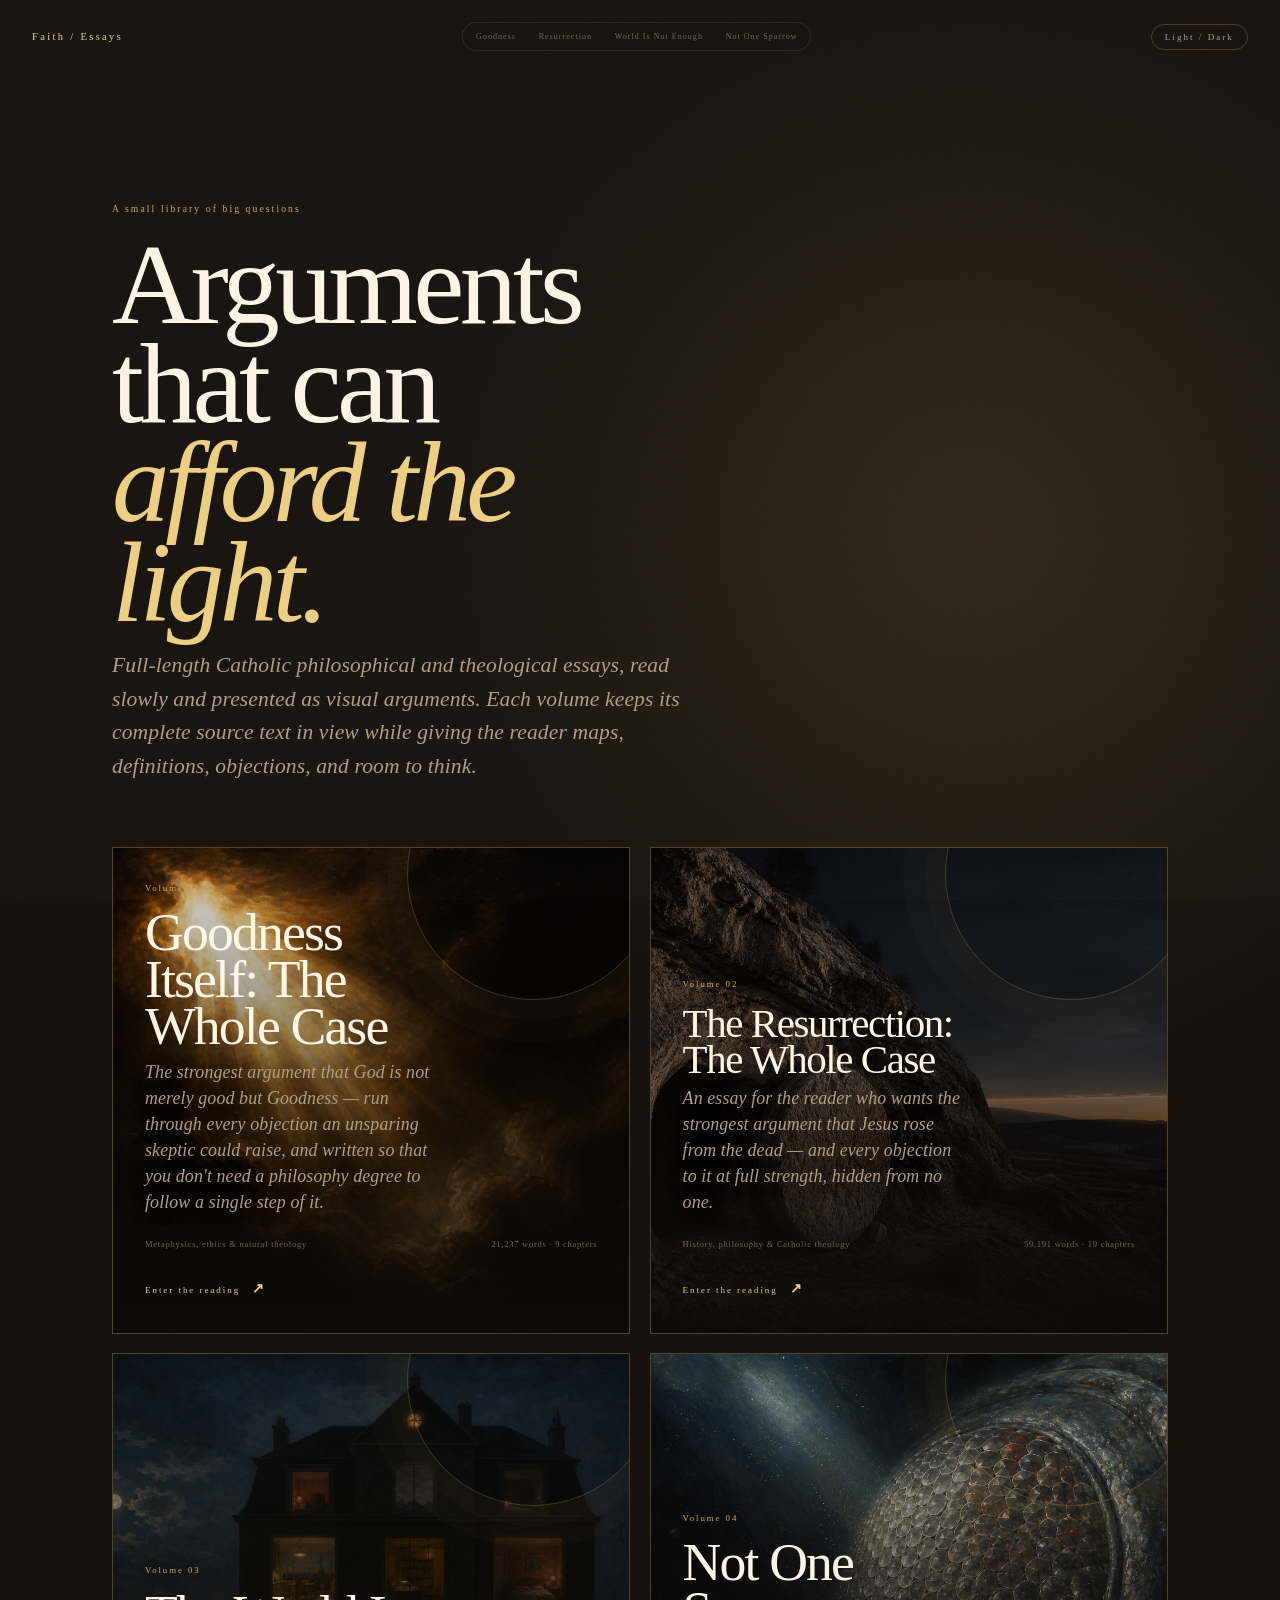
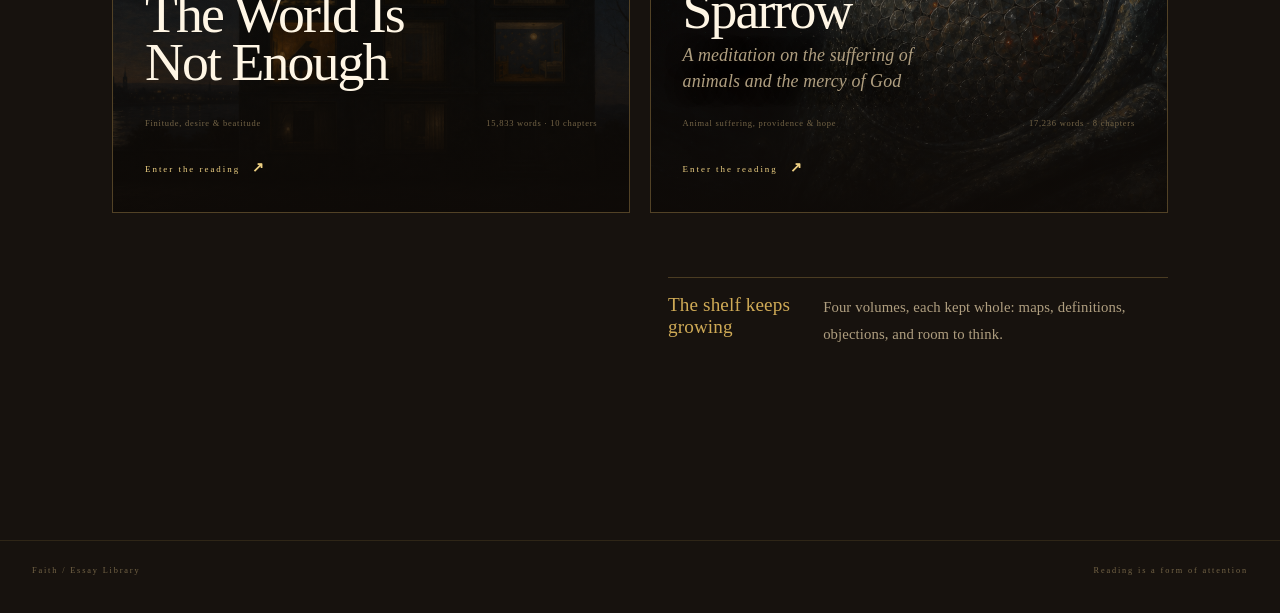
<file: index.html>
<!doctype html>
<html lang="en" data-theme="dark" data-essay="library">
<head>
<meta charset="utf-8"><meta name="viewport" content="width=device-width, initial-scale=1">
<title>Faith — An Essay Library</title>
<meta name="description" content="A contemplative library of complete Catholic philosophical and theological essays.">
<link rel="icon" href="assets/favicon.svg">
<link rel="stylesheet" href="assets/site.css">
</head>
<body class="library-page">
<header class="library-header"><a class="brand" href="index.html">Faith / Essays</a><nav class="volume-tabs" aria-label="Essay volumes"><a class="volume-tab" href="goodness/index.html">Goodness</a><a class="volume-tab" href="resurrection/index.html">Resurrection</a><a class="volume-tab" href="the-world-is-not-enough/index.html">World Is Not Enough</a><a class="volume-tab" href="not-one-sparrow/index.html">Not One Sparrow</a></nav><button class="tool-btn" id="theme-btn" type="button">Light / Dark</button></header>
<main class="library-main">
  <p class="library-kicker">A small library of big questions</p>
  <h1>Arguments that can<br><em>afford the light.</em></h1>
  <p class="library-intro">Full-length Catholic philosophical and theological essays, read slowly and presented as visual arguments. Each volume keeps its complete source text in view while giving the reader maps, definitions, objections, and room to think.</p>
  <section class="library-grid" aria-label="Essay volumes"><a class="library-card goodness" href="goodness/index.html">
              <img class="library-card-art" src="assets/goodness/hero.png" alt="A radiant light emerging from deep baroque darkness" loading="lazy">
              <span class="card-number">Volume 01</span>
              <h2>Goodness Itself: The Whole Case</h2>
              <p>The strongest argument that God is not merely good but Goodness — run through every objection an unsparing skeptic could raise, and written so that you don&#x27;t need a philosophy degree to follow a single step of it.</p>
              <div class="card-meta"><span>Metaphysics, ethics &amp; natural theology</span><span>21,237 words · 9 chapters</span></div>
              <span class="read-link">Enter the reading <b>↗</b></span>
            </a><a class="library-card resurrection" href="resurrection/index.html">
              <img class="library-card-art" src="assets/resurrection/tomb-threshold.png" alt="A rock-cut tomb entrance and its round stone before the first light of day." loading="lazy">
              <span class="card-number">Volume 02</span>
              <h2>The Resurrection: The Whole Case</h2>
              <p>An essay for the reader who wants the strongest argument that Jesus rose from the dead — and every objection to it at full strength, hidden from no one.</p>
              <div class="card-meta"><span>History, philosophy &amp; Catholic theology</span><span>59,191 words · 19 chapters</span></div>
              <span class="read-link">Enter the reading <b>↗</b></span>
            </a><a class="library-card the-world-is-not-enough" href="the-world-is-not-enough/index.html">
              <img class="library-card-art" src="assets/the-world-is-not-enough/possible-lives-house.png" alt="A dark house with illuminated windows, each suggesting a different possible life, while several windows begin to go dark." loading="lazy">
              <span class="card-number">Volume 03</span>
              <h2>The World Is Not Enough</h2>
              <p></p>
              <div class="card-meta"><span>Finitude, desire &amp; beatitude</span><span>15,833 words · 10 chapters</span></div>
              <span class="read-link">Enter the reading <b>↗</b></span>
            </a><a class="library-card not-one-sparrow" href="not-one-sparrow/index.html">
              <img class="library-card-art" src="assets/not-one-sparrow/stone-eye.png" alt="A trilobite&#x27;s calcite compound eye emerges from black Cambrian water as its facets catch the first thin beam of light." loading="lazy">
              <span class="card-number">Volume 04</span>
              <h2>Not One Sparrow</h2>
              <p>A meditation on the suffering of animals and the mercy of God</p>
              <div class="card-meta"><span>Animal suffering, providence &amp; hope</span><span>17,236 words · 8 chapters</span></div>
              <span class="read-link">Enter the reading <b>↗</b></span>
            </a></section>
  <div class="library-note"><span>The shelf keeps growing</span><p>Four volumes, each kept whole: maps, definitions, objections, and room to think.</p></div>
</main>
<footer class="library-footer"><span>Faith / Essay Library</span><span>Reading is a form of attention</span></footer>
<script>window.ESSAY_CONFIG = {"essayId": "library", "theme": "library", "glossary": []};</script>
<script src="assets/site.js" defer></script>
</body>
</html>
</file>
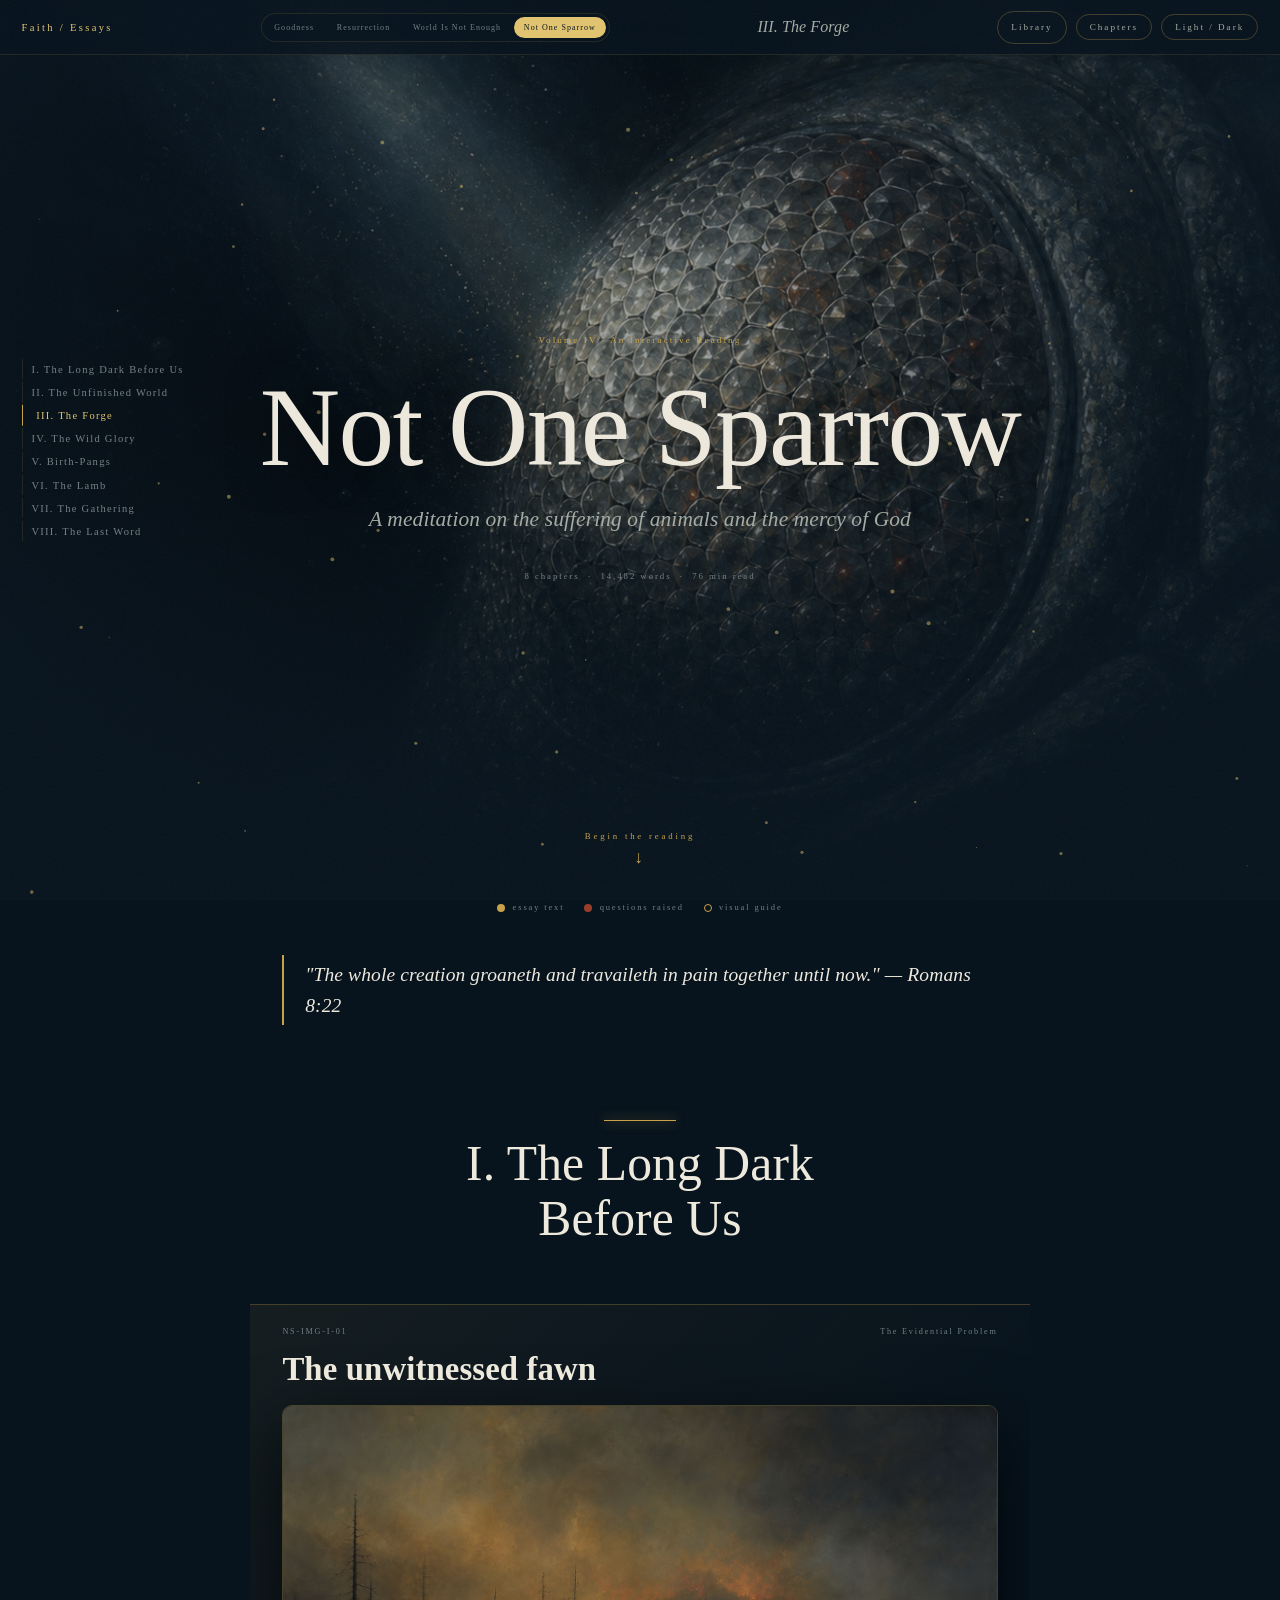
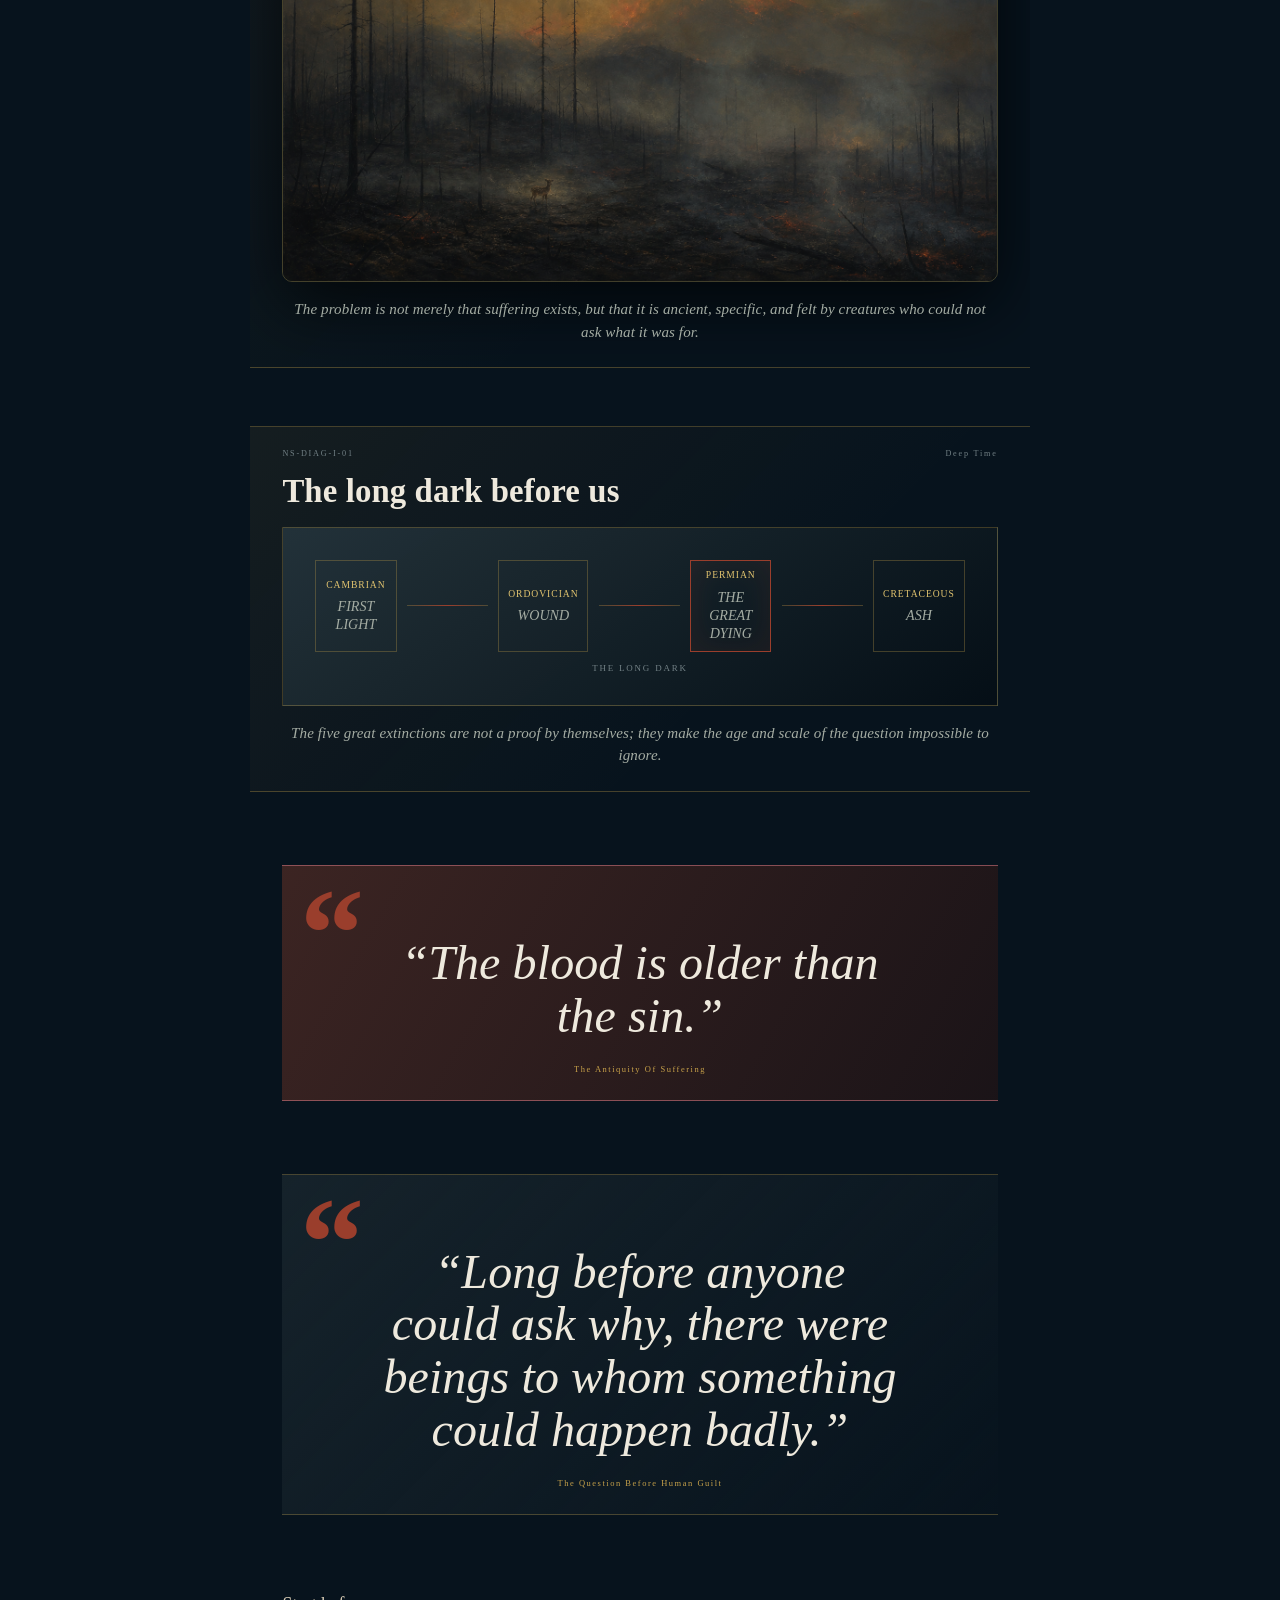
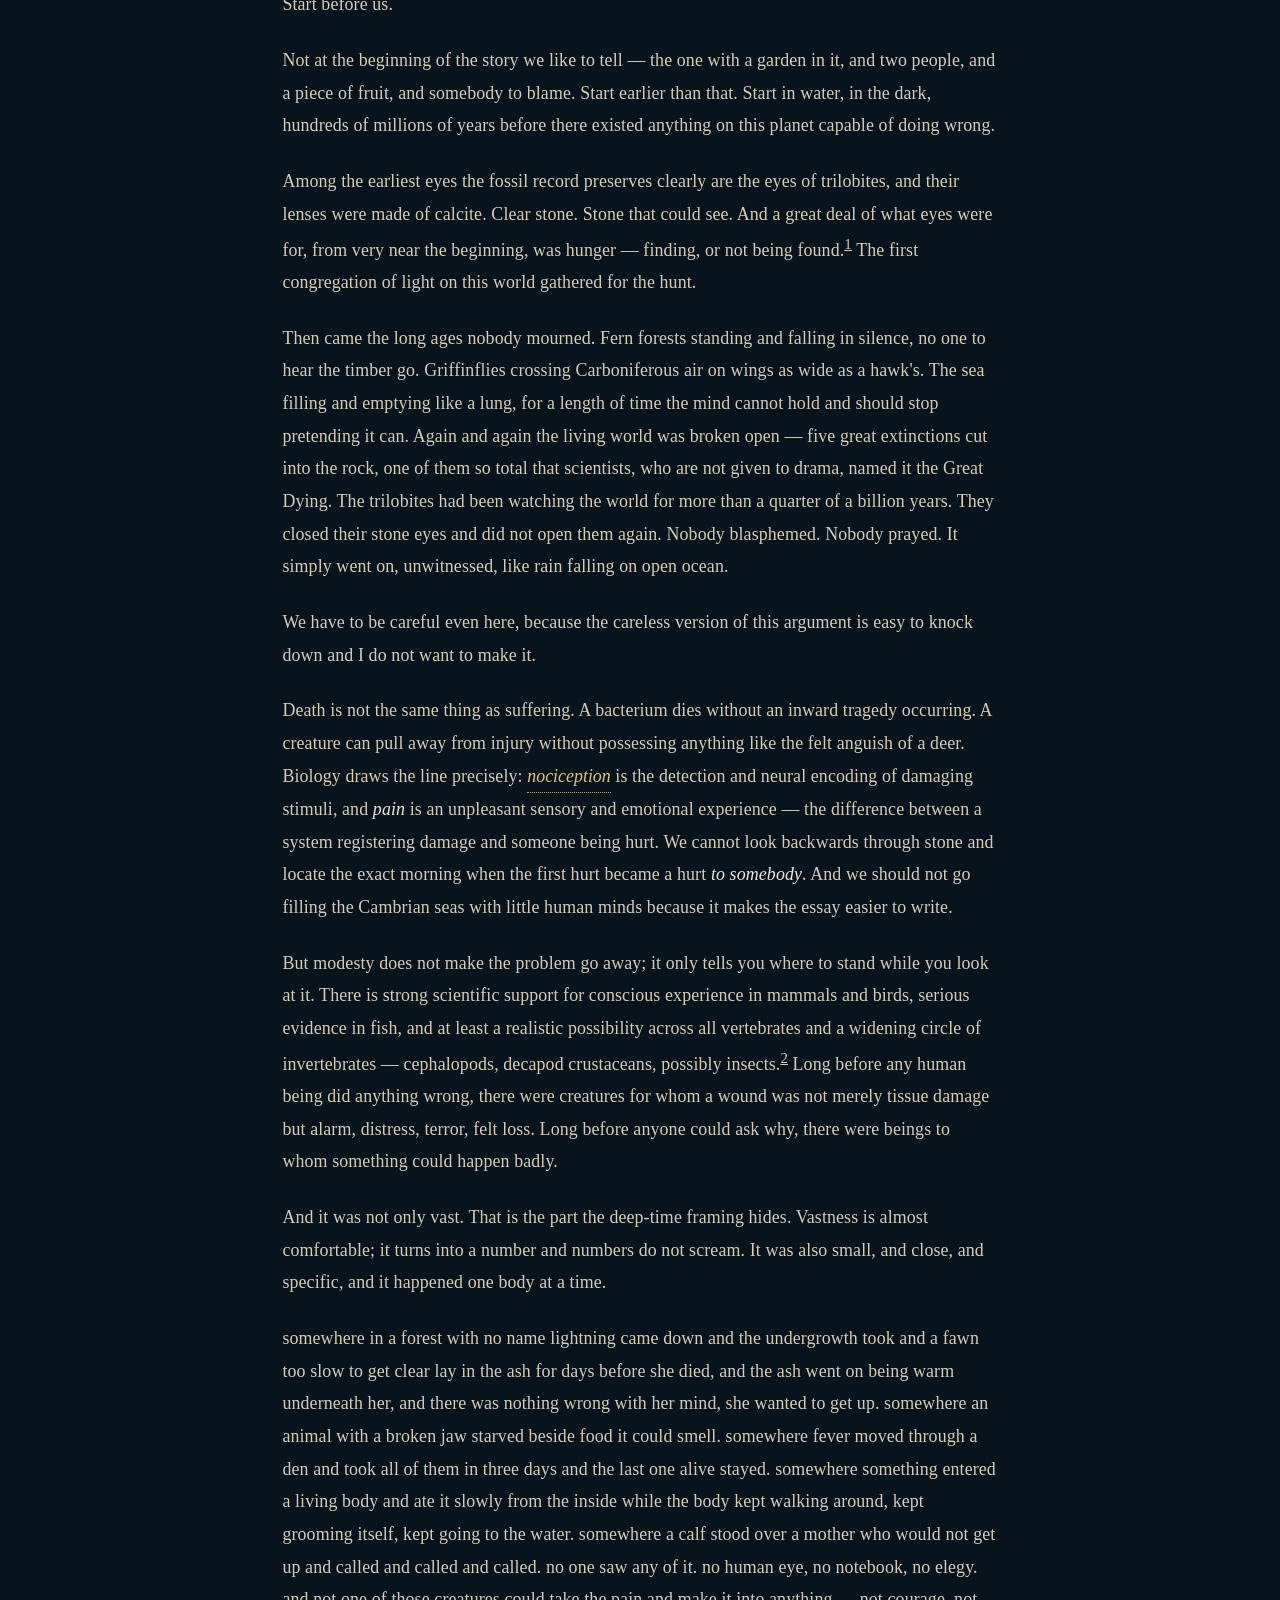
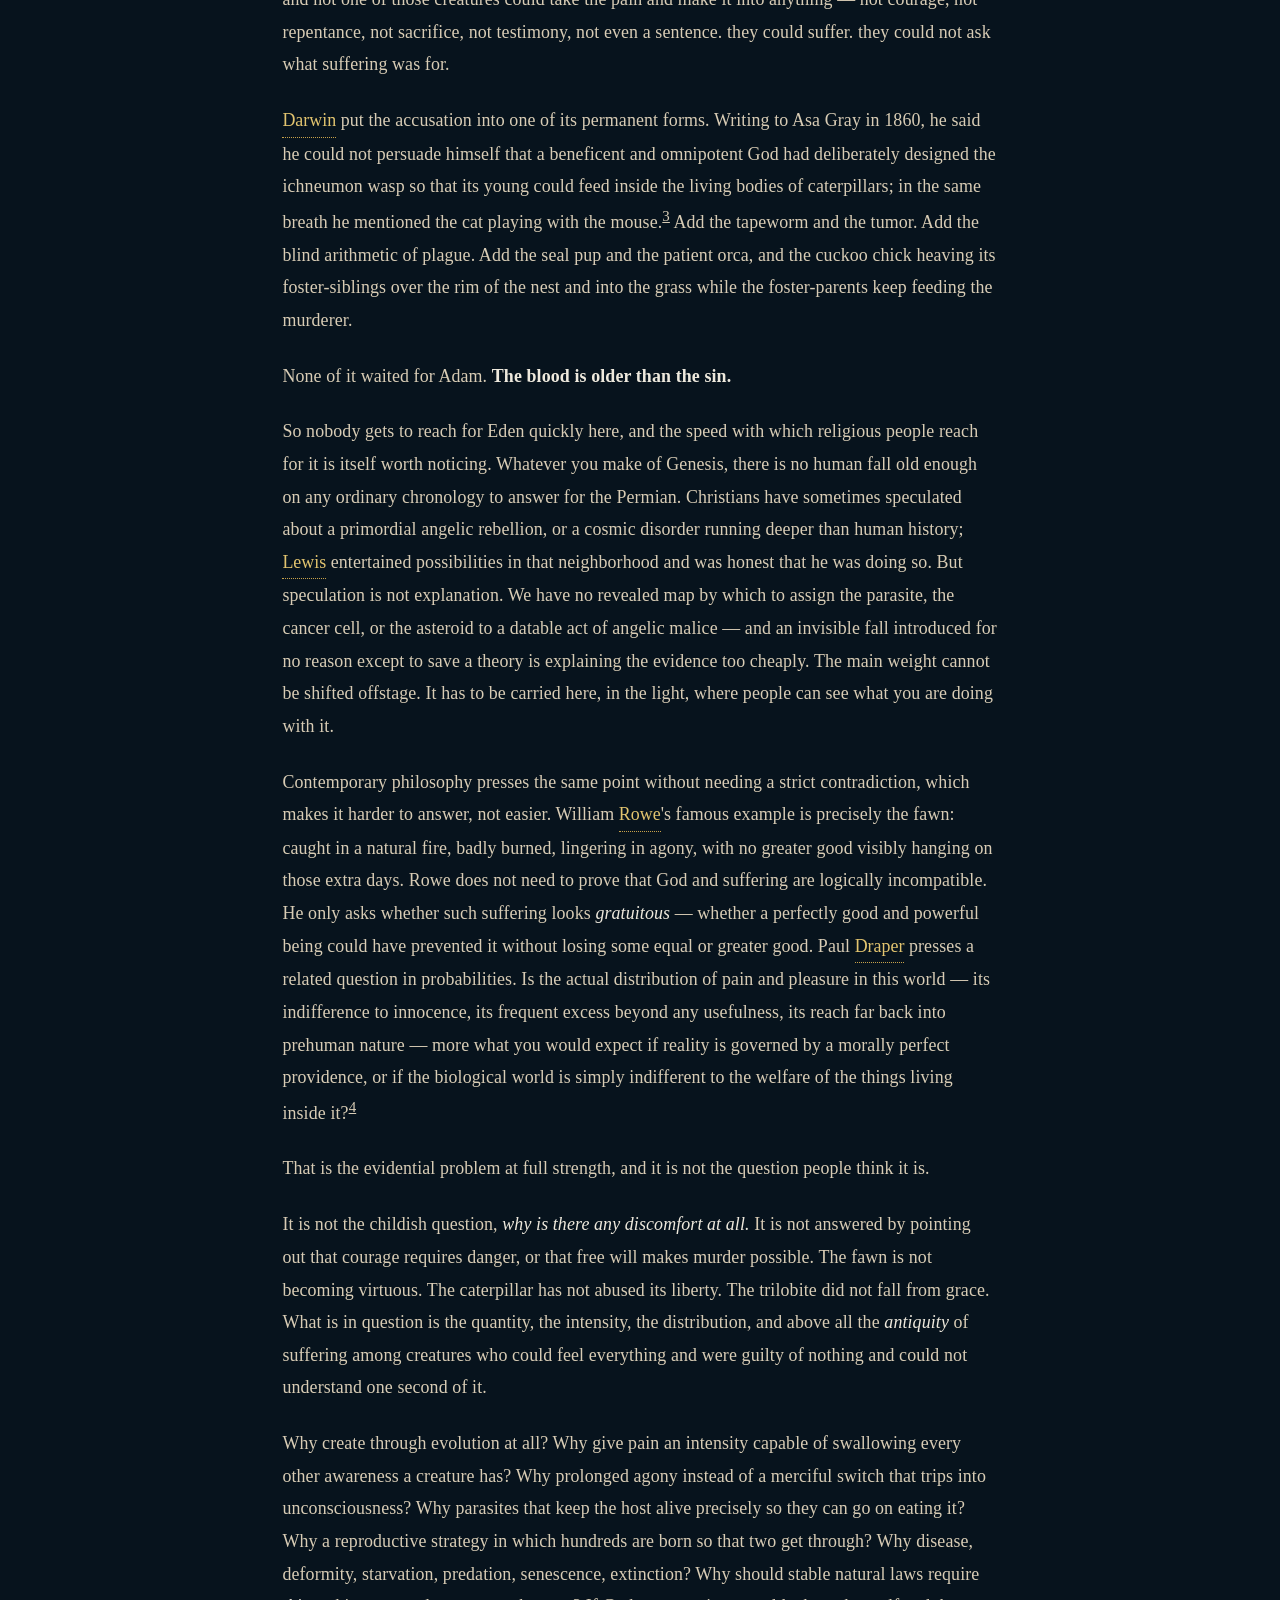
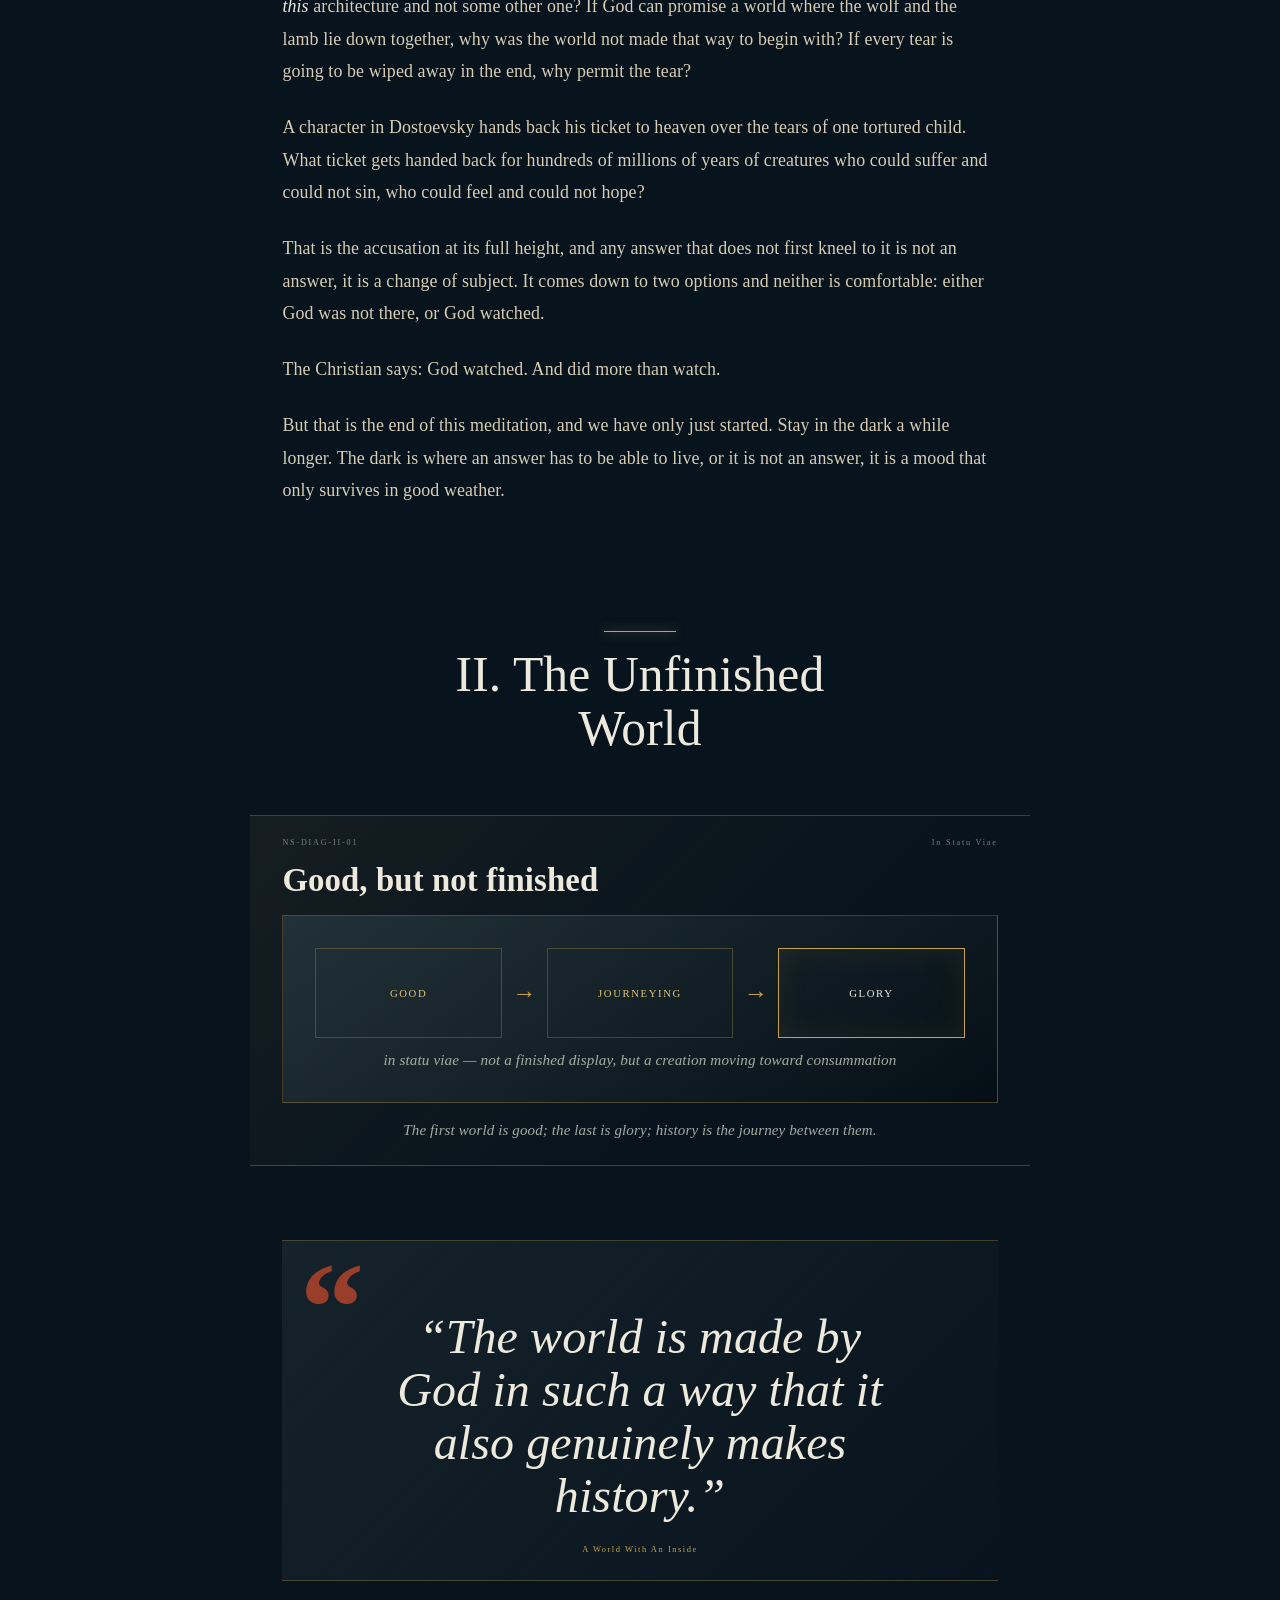
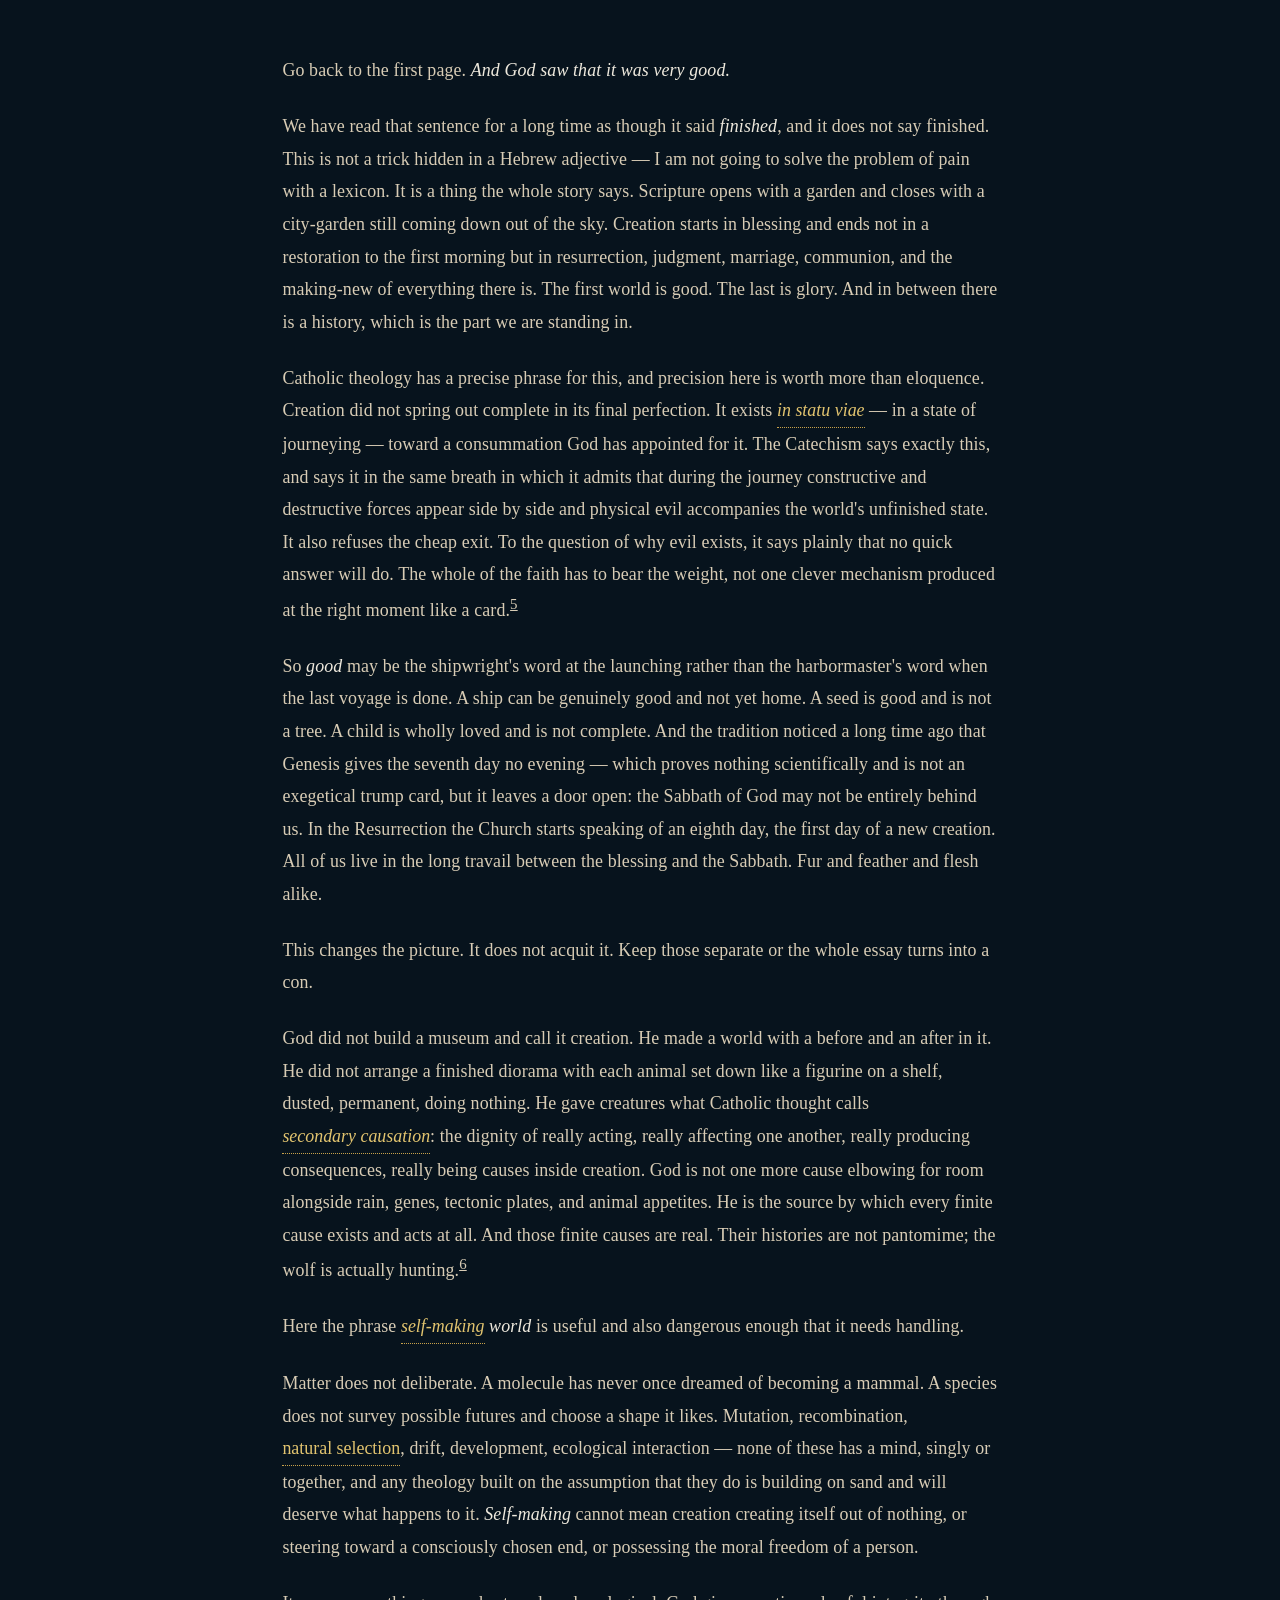
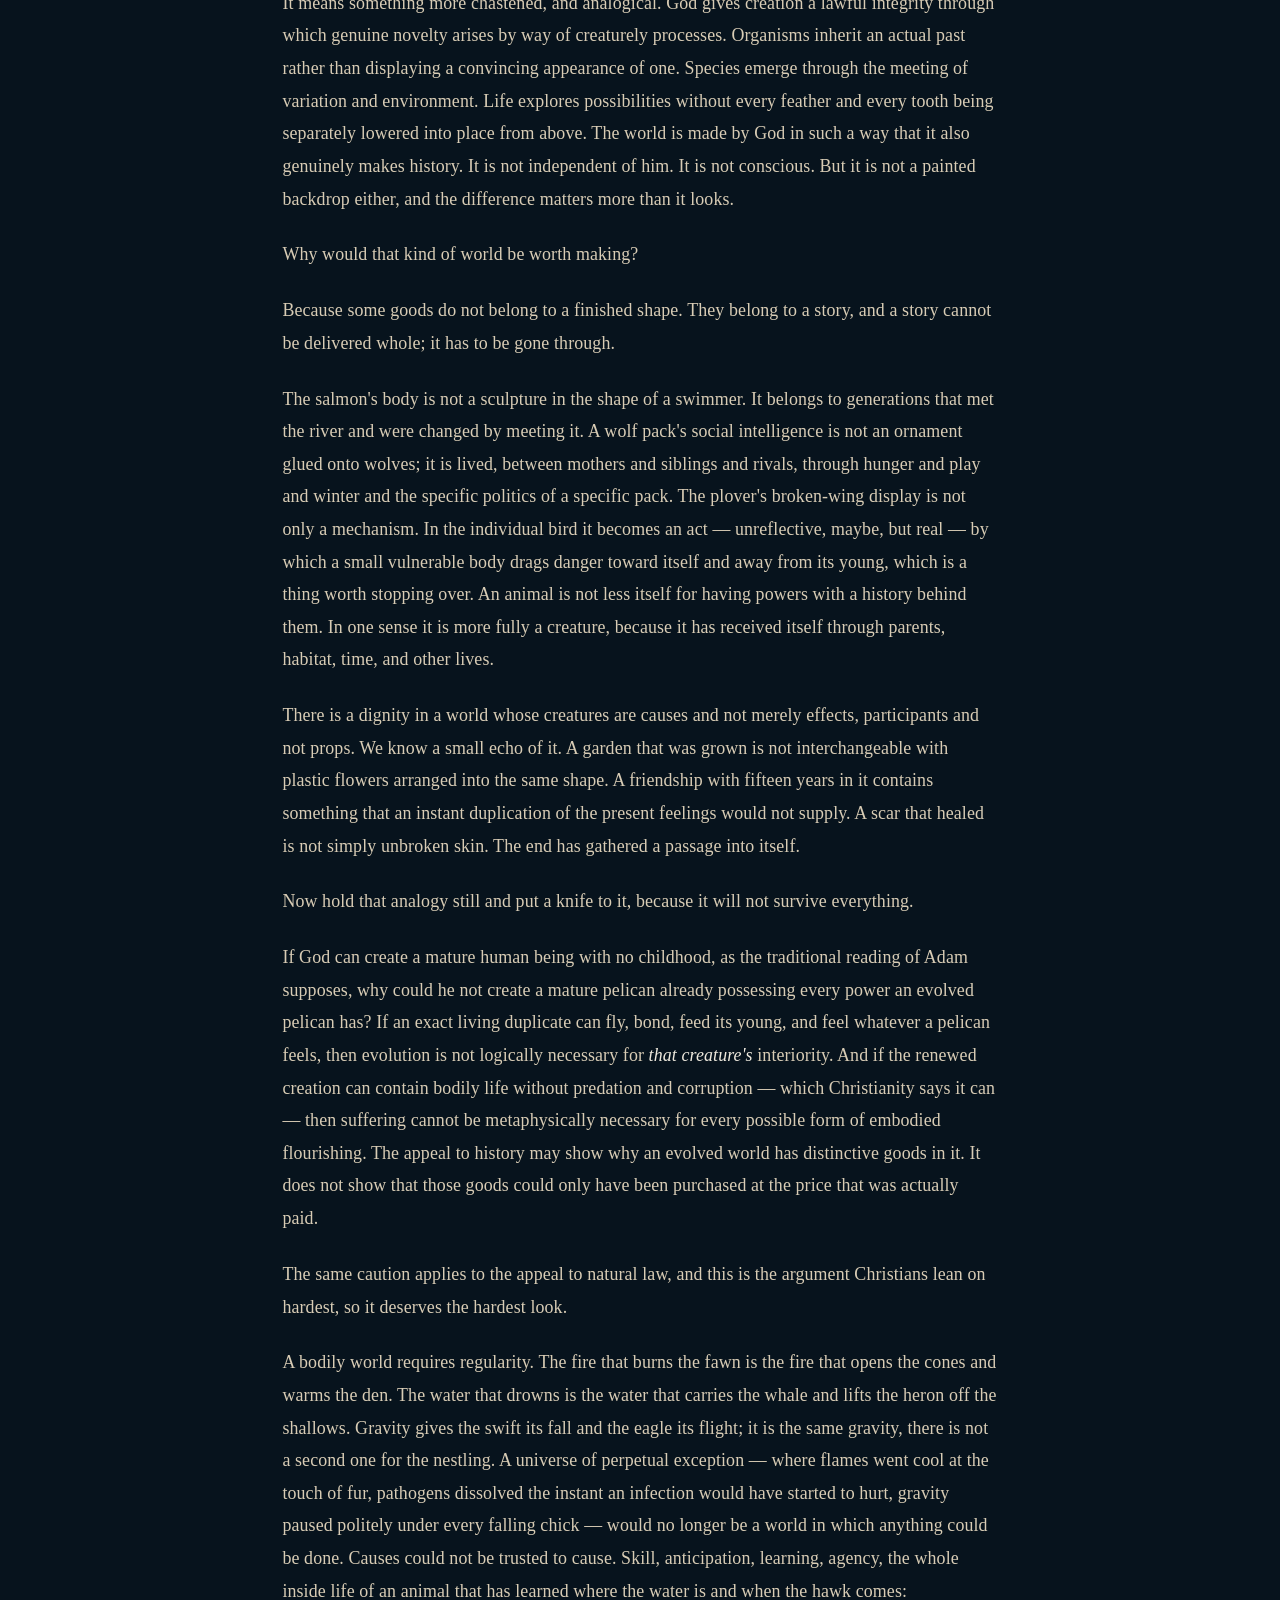
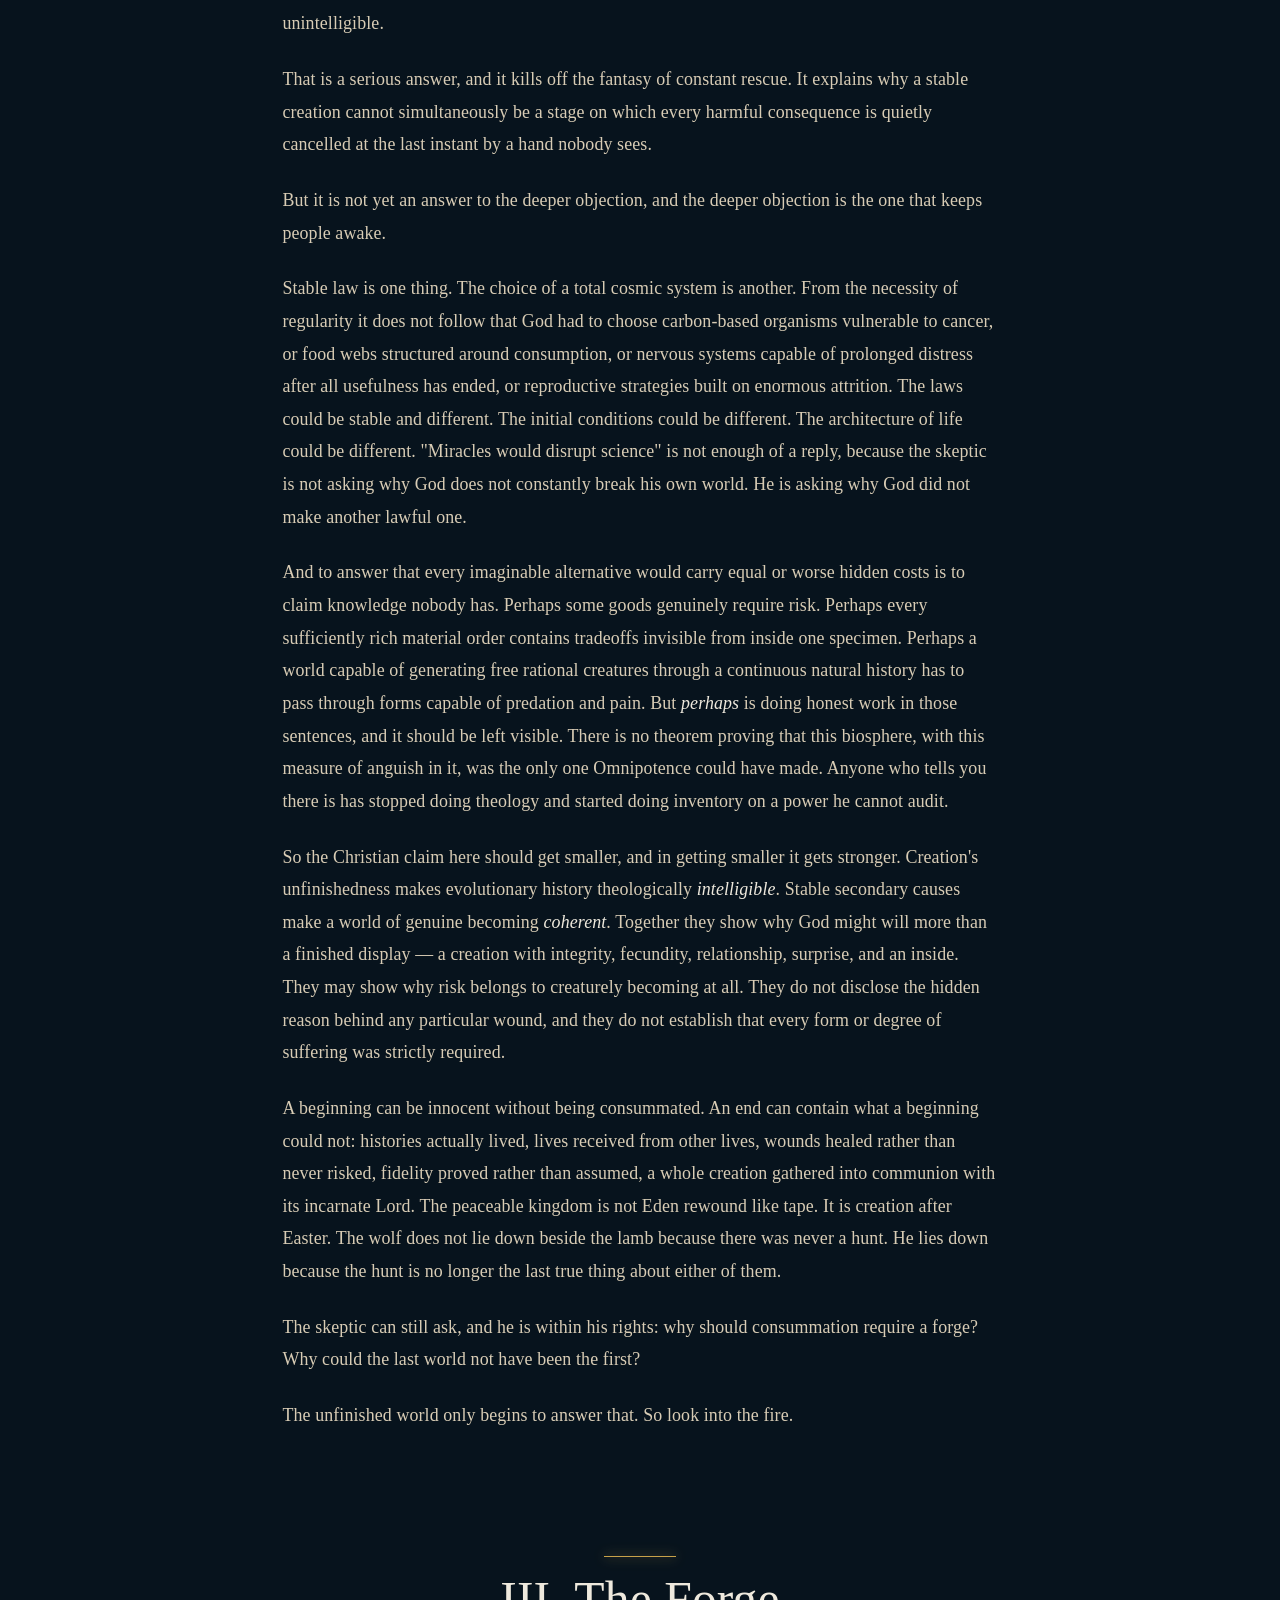
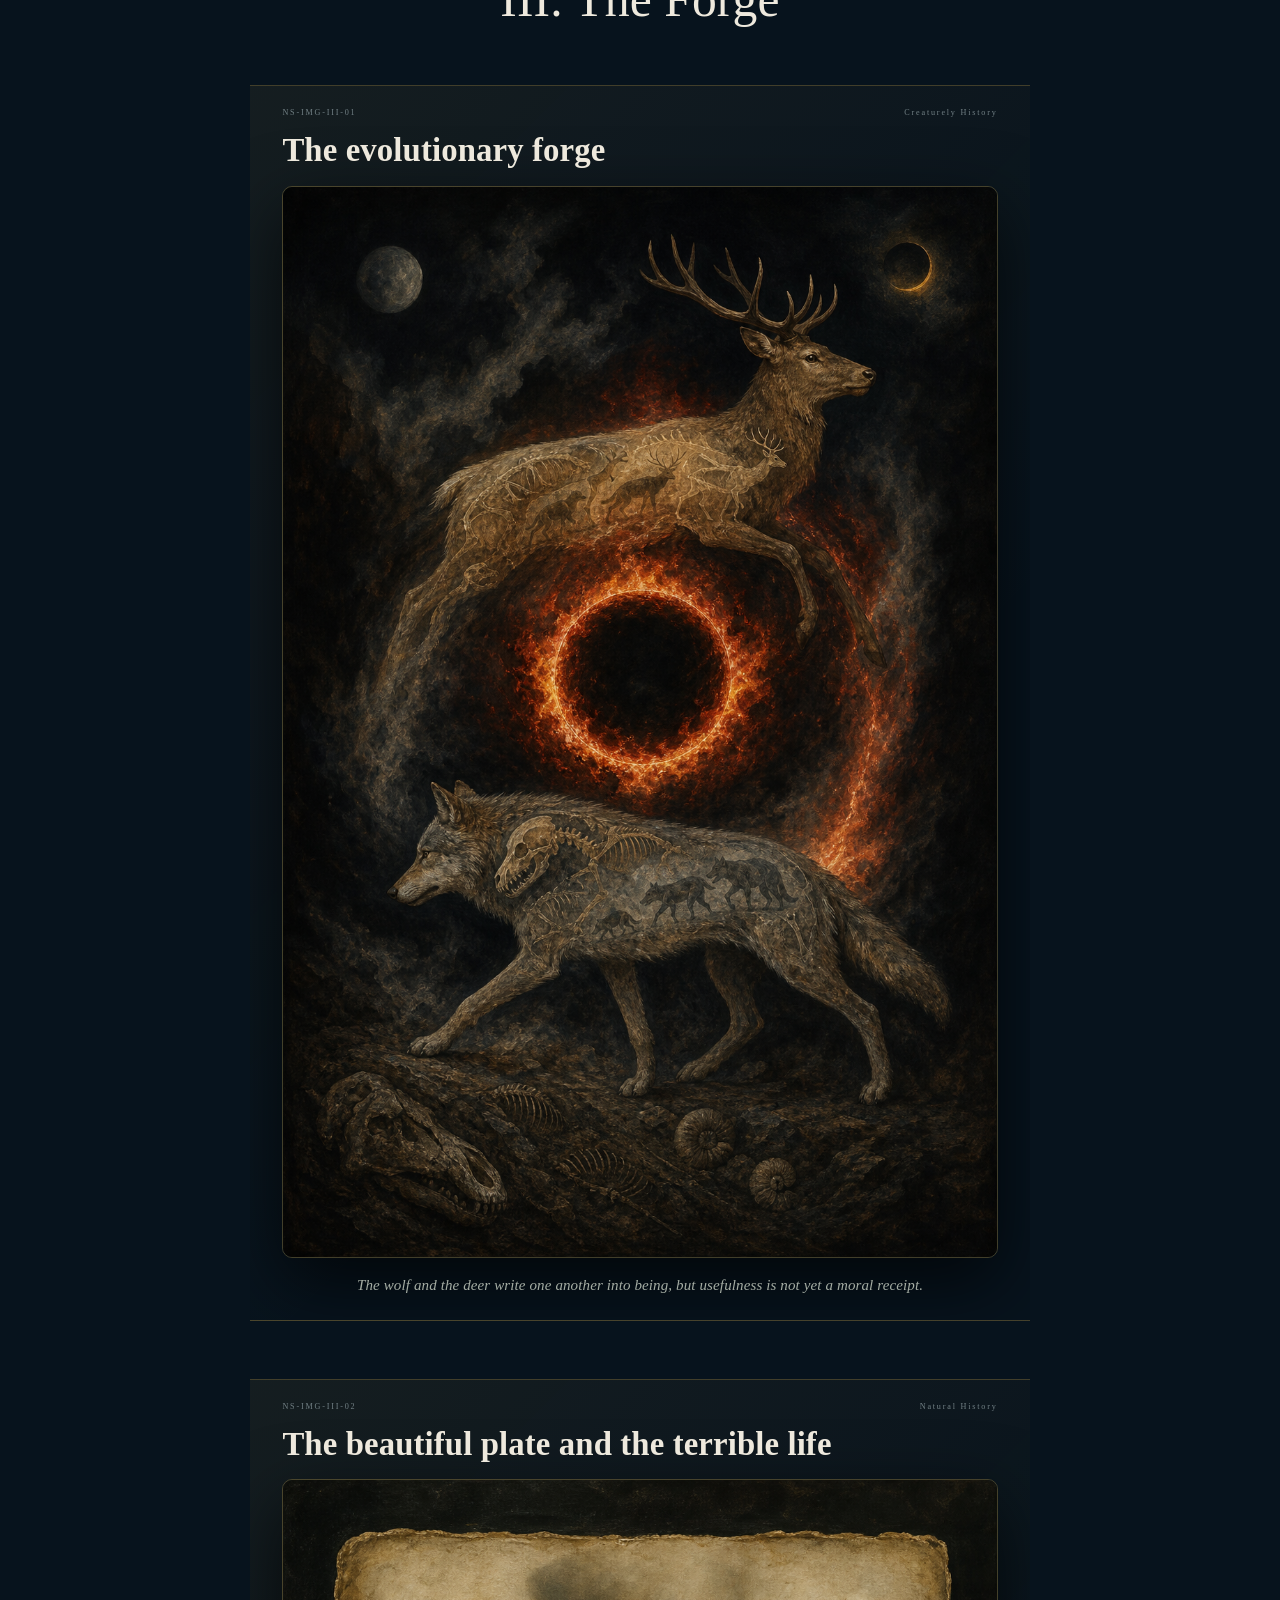
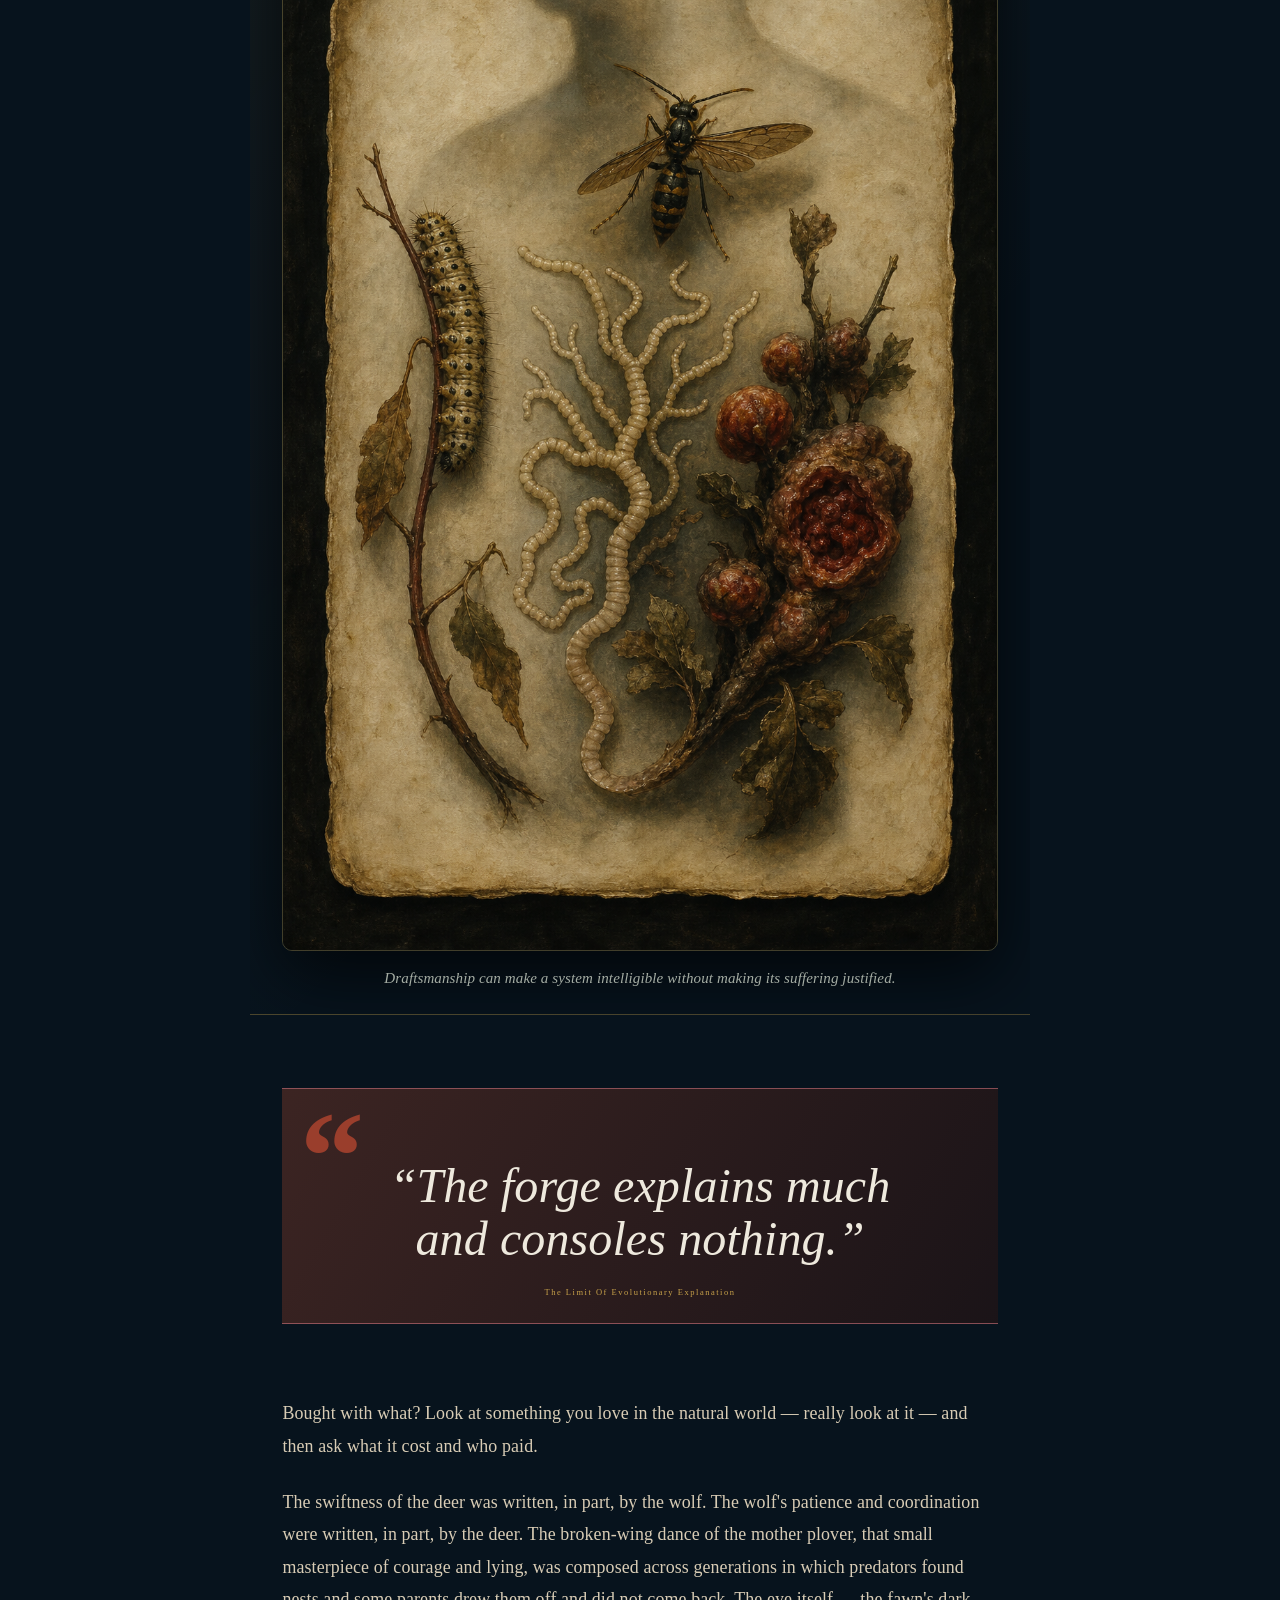
<file: not-one-sparrow/index.html>
<!doctype html>
<html lang="en" data-theme="dark" data-essay="not-one-sparrow">
<head>
<meta charset="utf-8">
<meta name="viewport" content="width=device-width, initial-scale=1">
<title>Not One Sparrow — Faith Essay Library</title>
<meta name="description" content="A meditation on the suffering of animals and the mercy of God">
<link rel="icon" href="../assets/favicon.svg">
<link rel="stylesheet" href="../assets/site.css">
</head>
<body>
<div class="progress" id="progress" aria-hidden="true"></div>
<header class="top on has-volume-tabs" id="topbar">
  <a class="brand" href="../index.html">Faith / Essays</a>
  <nav class="volume-tabs" aria-label="Essay volumes"><a class="volume-tab" href="../goodness/index.html">Goodness</a><a class="volume-tab" href="../resurrection/index.html">Resurrection</a><a class="volume-tab" href="../the-world-is-not-enough/index.html">World Is Not Enough</a><a class="volume-tab is-active" href="../not-one-sparrow/index.html" aria-current="page">Not One Sparrow</a></nav>
  <span class="chap-label" id="chap-label" aria-live="polite"></span>
  <div class="tools">
    <a class="tool-link" href="../index.html">Library</a>
    <button class="tool-btn" id="menu-btn" type="button" aria-expanded="false" aria-controls="menu-overlay">Chapters</button>
    <button class="tool-btn" id="theme-btn" type="button">Light / Dark</button>
  </div>
</header>
<nav class="rail" aria-label="Chapter navigation"><a href="#h2-i-the-long-dark-before-us" data-chapter-link>I. The Long Dark Before Us</a><a href="#h2-ii-the-unfinished-world" data-chapter-link>II. The Unfinished World</a><a href="#h2-iii-the-forge" data-chapter-link>III. The Forge</a><a href="#h2-iv-the-wild-glory" data-chapter-link>IV. The Wild Glory</a><a href="#h2-v-birth-pangs" data-chapter-link>V. Birth-Pangs</a><a href="#h2-vi-the-lamb" data-chapter-link>VI. The Lamb</a><a href="#h2-vii-the-gathering" data-chapter-link>VII. The Gathering</a><a href="#h2-viii-the-last-word" data-chapter-link>VIII. The Last Word</a></nav>
<main>
<article class="essay-content" id="essay-content">
  <section class="hero" id="hero">
    <img class="hero-art" src="../assets/not-one-sparrow/stone-eye.png" alt="A trilobite&#x27;s calcite compound eye emerges from black Cambrian water as its facets catch the first thin beam of light." fetchpriority="high">
    <div class="hero-veil" aria-hidden="true"></div>
    <canvas id="dust" aria-hidden="true"></canvas>
    <div class="hero-inner">
      <div class="kicker" data-supporting="true">Volume IV · An Interactive Reading</div>
      <h1 data-essay-block-id="h1-not-one-sparrow">Not One Sparrow</h1>
      <div class="hero-dek"><p data-essay-block-id="paragraph"><em>A meditation on the suffering of animals and the mercy of God</em></p></div>
      <div class="meta" data-supporting="true">8 chapters &nbsp;·&nbsp; 14,482 words &nbsp;·&nbsp; 76 min read</div>
    </div>
    <a class="begin" href="#h2-i-the-long-dark-before-us" data-supporting="true">Begin the reading <span>↓</span></a>
  </section>
  <div class="reading-key" data-supporting="true">
    <span><i class="key-dot key-gold"></i>essay text</span>
    <span><i class="key-dot key-rose"></i>questions raised</span>
    <span><i class="key-dot key-line"></i>visual guide</span>
  </div>
  <div class="essay-body"><blockquote class="source-quote" data-essay-block-id="blockquote"><em>"The whole creation groaneth and travaileth in pain together until now."</em> — Romans 8:22</blockquote><section class="chapter reveal" id="h2-i-the-long-dark-before-us" data-chapter="h2-i-the-long-dark-before-us"><h2 data-essay-block-id="h2-i-the-long-dark-before-us">I. The Long Dark Before Us</h2><figure class="support-visual visual-image" data-supporting="true" id="NS-IMG-I-01" aria-labelledby="NS-IMG-I-01-title">
  <div class="visual-top"><span>NS-IMG-I-01</span><span>The Evidential Problem</span></div>
  <h3 id="NS-IMG-I-01-title">The unwitnessed fawn</h3>
  <div class="image-frame"><img src="../assets/not-one-sparrow/unwitnessed-fawn.png" alt="A distant fawn stands small in a smoke-dark forest after a natural fire, surrounded by ash and fading ember haze." loading="lazy"></div>
  <figcaption>The problem is not merely that suffering exists, but that it is ancient, specific, and felt by creatures who could not ask what it was for.</figcaption>
</figure><figure class="support-visual visual-extinction-timeline" data-supporting="true" id="NS-DIAG-I-01" aria-labelledby="NS-DIAG-I-01-title">
  <div class="visual-top"><span>NS-DIAG-I-01</span><span>Deep Time</span></div>
  <h3 id="NS-DIAG-I-01-title">The long dark before us</h3>
  <div class="extinction-timeline"><span>CAMBRIAN<br><b>FIRST LIGHT</b></span><i></i><span>ORDOVICIAN<br><b>WOUND</b></span><i></i><span>PERMIAN<br><b>THE GREAT DYING</b></span><i></i><span>CRETACEOUS<br><b>ASH</b></span><strong>THE LONG DARK</strong></div>
  <figcaption>The five great extinctions are not a proof by themselves; they make the age and scale of the question impossible to ignore.</figcaption>
</figure><aside class="support-pull support-pull-pressure" data-supporting="true" id="PULL-NS-I-01"><blockquote>“The blood is older than the sin.”</blockquote><span>The Antiquity Of Suffering</span></aside><aside class="support-pull support-pull-reflection" data-supporting="true" id="PULL-NS-I-02"><blockquote>“Long before anyone could ask why, there were beings to whom something could happen badly.”</blockquote><span>The Question Before Human Guilt</span></aside><p data-essay-block-id="paragraph-2">Start before us.</p><p data-essay-block-id="paragraph-3">Not at the beginning of the story we like to tell — the one with a garden in it, and two people, and a piece of fruit, and somebody to blame. Start earlier than that. Start in water, in the dark, hundreds of millions of years before there existed anything on this planet capable of doing wrong.</p><p data-essay-block-id="paragraph-4">Among the earliest eyes the fossil record preserves clearly are the eyes of trilobites, and their lenses were made of calcite. Clear stone. Stone that could see. And a great deal of what eyes were for, from very near the beginning, was hunger — finding, or not being found.<sup class="note-ref"><a href="#note-1" id="ref-1">1</a></sup> The first congregation of light on this world gathered for the hunt.</p><p data-essay-block-id="paragraph-5">Then came the long ages nobody mourned. Fern forests standing and falling in silence, no one to hear the timber go. Griffinflies crossing Carboniferous air on wings as wide as a hawk's. The sea filling and emptying like a lung, for a length of time the mind cannot hold and should stop pretending it can. Again and again the living world was broken open — five great extinctions cut into the rock, one of them so total that scientists, who are not given to drama, named it the Great Dying. The trilobites had been watching the world for more than a quarter of a billion years. They closed their stone eyes and did not open them again. Nobody blasphemed. Nobody prayed. It simply went on, unwitnessed, like rain falling on open ocean.</p><p data-essay-block-id="paragraph-6">We have to be careful even here, because the careless version of this argument is easy to knock down and I do not want to make it.</p><p data-essay-block-id="paragraph-7">Death is not the same thing as suffering. A bacterium dies without an inward tragedy occurring. A creature can pull away from injury without possessing anything like the felt anguish of a deer. Biology draws the line precisely: <em><button class="term" type="button" data-term-key="nociception" aria-haspopup="dialog">nociception</button></em> is the detection and neural encoding of damaging stimuli, and <em>pain</em> is an unpleasant sensory and emotional experience — the difference between a system registering damage and someone being hurt. We cannot look backwards through stone and locate the exact morning when the first hurt became a hurt <em>to somebody</em>. And we should not go filling the Cambrian seas with little human minds because it makes the essay easier to write.</p><p data-essay-block-id="paragraph-8">But modesty does not make the problem go away; it only tells you where to stand while you look at it. There is strong scientific support for conscious experience in mammals and birds, serious evidence in fish, and at least a realistic possibility across all vertebrates and a widening circle of invertebrates — cephalopods, decapod crustaceans, possibly insects.<sup class="note-ref"><a href="#note-2" id="ref-2">2</a></sup> Long before any human being did anything wrong, there were creatures for whom a wound was not merely tissue damage but alarm, distress, terror, felt loss. Long before anyone could ask why, there were beings to whom something could happen badly.</p><p data-essay-block-id="paragraph-9">And it was not only vast. That is the part the deep-time framing hides. Vastness is almost comfortable; it turns into a number and numbers do not scream. It was also small, and close, and specific, and it happened one body at a time.</p><p data-essay-block-id="paragraph-10">somewhere in a forest with no name lightning came down and the undergrowth took and a fawn too slow to get clear lay in the ash for days before she died, and the ash went on being warm underneath her, and there was nothing wrong with her mind, she wanted to get up. somewhere an animal with a broken jaw starved beside food it could smell. somewhere fever moved through a den and took all of them in three days and the last one alive stayed. somewhere something entered a living body and ate it slowly from the inside while the body kept walking around, kept grooming itself, kept going to the water. somewhere a calf stood over a mother who would not get up and called and called and called. no one saw any of it. no human eye, no notebook, no elegy. and not one of those creatures could take the pain and make it into anything — not courage, not repentance, not sacrifice, not testimony, not even a sentence. they could suffer. they could not ask what suffering was for.</p><p data-essay-block-id="paragraph-11"><button class="term" type="button" data-term-key="darwin" aria-haspopup="dialog">Darwin</button> put the accusation into one of its permanent forms. Writing to Asa Gray in 1860, he said he could not persuade himself that a beneficent and omnipotent God had deliberately designed the ichneumon wasp so that its young could feed inside the living bodies of caterpillars; in the same breath he mentioned the cat playing with the mouse.<sup class="note-ref"><a href="#note-3" id="ref-3">3</a></sup> Add the tapeworm and the tumor. Add the blind arithmetic of plague. Add the seal pup and the patient orca, and the cuckoo chick heaving its foster-siblings over the rim of the nest and into the grass while the foster-parents keep feeding the murderer.</p><p data-essay-block-id="paragraph-12">None of it waited for Adam. <strong>The blood is older than the sin.</strong></p><p data-essay-block-id="paragraph-13">So nobody gets to reach for Eden quickly here, and the speed with which religious people reach for it is itself worth noticing. Whatever you make of Genesis, there is no human fall old enough on any ordinary chronology to answer for the Permian. Christians have sometimes speculated about a primordial angelic rebellion, or a cosmic disorder running deeper than human history; <button class="term" type="button" data-term-key="lewis" aria-haspopup="dialog">Lewis</button> entertained possibilities in that neighborhood and was honest that he was doing so. But speculation is not explanation. We have no revealed map by which to assign the parasite, the cancer cell, or the asteroid to a datable act of angelic malice — and an invisible fall introduced for no reason except to save a theory is explaining the evidence too cheaply. The main weight cannot be shifted offstage. It has to be carried here, in the light, where people can see what you are doing with it.</p><p data-essay-block-id="paragraph-14">Contemporary philosophy presses the same point without needing a strict contradiction, which makes it harder to answer, not easier. William <button class="term" type="button" data-term-key="rowe" aria-haspopup="dialog">Rowe</button>'s famous example is precisely the fawn: caught in a natural fire, badly burned, lingering in agony, with no greater good visibly hanging on those extra days. Rowe does not need to prove that God and suffering are logically incompatible. He only asks whether such suffering looks <em>gratuitous</em> — whether a perfectly good and powerful being could have prevented it without losing some equal or greater good. Paul <button class="term" type="button" data-term-key="draper" aria-haspopup="dialog">Draper</button> presses a related question in probabilities. Is the actual distribution of pain and pleasure in this world — its indifference to innocence, its frequent excess beyond any usefulness, its reach far back into prehuman nature — more what you would expect if reality is governed by a morally perfect providence, or if the biological world is simply indifferent to the welfare of the things living inside it?<sup class="note-ref"><a href="#note-4" id="ref-4">4</a></sup></p><p data-essay-block-id="paragraph-15">That is the evidential problem at full strength, and it is not the question people think it is.</p><p data-essay-block-id="paragraph-16">It is not the childish question, <em>why is there any discomfort at all.</em> It is not answered by pointing out that courage requires danger, or that free will makes murder possible. The fawn is not becoming virtuous. The caterpillar has not abused its liberty. The trilobite did not fall from grace. What is in question is the quantity, the intensity, the distribution, and above all the <em>antiquity</em> of suffering among creatures who could feel everything and were guilty of nothing and could not understand one second of it.</p><p data-essay-block-id="paragraph-17">Why create through evolution at all? Why give pain an intensity capable of swallowing every other awareness a creature has? Why prolonged agony instead of a merciful switch that trips into unconsciousness? Why parasites that keep the host alive precisely so they can go on eating it? Why a reproductive strategy in which hundreds are born so that two get through? Why disease, deformity, starvation, predation, senescence, extinction? Why should stable natural laws require <em>this</em> architecture and not some other one? If God can promise a world where the wolf and the lamb lie down together, why was the world not made that way to begin with? If every tear is going to be wiped away in the end, why permit the tear?</p><p data-essay-block-id="paragraph-18">A character in Dostoevsky hands back his ticket to heaven over the tears of one tortured child. What ticket gets handed back for hundreds of millions of years of creatures who could suffer and could not sin, who could feel and could not hope?</p><p data-essay-block-id="paragraph-19">That is the accusation at its full height, and any answer that does not first kneel to it is not an answer, it is a change of subject. It comes down to two options and neither is comfortable: either God was not there, or God watched.</p><p data-essay-block-id="paragraph-20">The Christian says: God watched. And did more than watch.</p><p data-essay-block-id="paragraph-21">But that is the end of this meditation, and we have only just started. Stay in the dark a while longer. The dark is where an answer has to be able to live, or it is not an answer, it is a mood that only survives in good weather.</p></section><section class="chapter reveal" id="h2-ii-the-unfinished-world" data-chapter="h2-ii-the-unfinished-world"><h2 data-essay-block-id="h2-ii-the-unfinished-world">II. The Unfinished World</h2><figure class="support-visual visual-unfinished-journey" data-supporting="true" id="NS-DIAG-II-01" aria-labelledby="NS-DIAG-II-01-title">
  <div class="visual-top"><span>NS-DIAG-II-01</span><span>In Statu Viae</span></div>
  <h3 id="NS-DIAG-II-01-title">Good, but not finished</h3>
  <div class="unfinished-journey"><span>GOOD</span><i>→</i><span>JOURNEYING</span><i>→</i><strong>GLORY</strong><small><em>in statu viae</em> — not a finished display, but a creation moving toward consummation</small></div>
  <figcaption>The first world is good; the last is glory; history is the journey between them.</figcaption>
</figure><aside class="support-pull support-pull-answer" data-supporting="true" id="PULL-NS-II-01"><blockquote>“The world is made by God in such a way that it also genuinely makes history.”</blockquote><span>A World With An Inside</span></aside><p data-essay-block-id="paragraph-22">Go back to the first page. <em>And God saw that it was very good.</em></p><p data-essay-block-id="paragraph-23">We have read that sentence for a long time as though it said <em>finished</em>, and it does not say finished. This is not a trick hidden in a Hebrew adjective — I am not going to solve the problem of pain with a lexicon. It is a thing the whole story says. Scripture opens with a garden and closes with a city-garden still coming down out of the sky. Creation starts in blessing and ends not in a restoration to the first morning but in resurrection, judgment, marriage, communion, and the making-new of everything there is. The first world is good. The last is glory. And in between there is a history, which is the part we are standing in.</p><p data-essay-block-id="paragraph-24">Catholic theology has a precise phrase for this, and precision here is worth more than eloquence. Creation did not spring out complete in its final perfection. It exists <em><button class="term" type="button" data-term-key="in-statu-viae" aria-haspopup="dialog">in statu viae</button></em> — in a state of journeying — toward a consummation God has appointed for it. The Catechism says exactly this, and says it in the same breath in which it admits that during the journey constructive and destructive forces appear side by side and physical evil accompanies the world's unfinished state. It also refuses the cheap exit. To the question of why evil exists, it says plainly that no quick answer will do. The whole of the faith has to bear the weight, not one clever mechanism produced at the right moment like a card.<sup class="note-ref"><a href="#note-5" id="ref-5">5</a></sup></p><p data-essay-block-id="paragraph-25">So <em>good</em> may be the shipwright's word at the launching rather than the harbormaster's word when the last voyage is done. A ship can be genuinely good and not yet home. A seed is good and is not a tree. A child is wholly loved and is not complete. And the tradition noticed a long time ago that Genesis gives the seventh day no evening — which proves nothing scientifically and is not an exegetical trump card, but it leaves a door open: the Sabbath of God may not be entirely behind us. In the Resurrection the Church starts speaking of an eighth day, the first day of a new creation. All of us live in the long travail between the blessing and the Sabbath. Fur and feather and flesh alike.</p><p data-essay-block-id="paragraph-26">This changes the picture. It does not acquit it. Keep those separate or the whole essay turns into a con.</p><p data-essay-block-id="paragraph-27">God did not build a museum and call it creation. He made a world with a before and an after in it. He did not arrange a finished diorama with each animal set down like a figurine on a shelf, dusted, permanent, doing nothing. He gave creatures what Catholic thought calls <em><button class="term" type="button" data-term-key="secondary-causation" aria-haspopup="dialog">secondary causation</button></em>: the dignity of really acting, really affecting one another, really producing consequences, really being causes inside creation. God is not one more cause elbowing for room alongside rain, genes, tectonic plates, and animal appetites. He is the source by which every finite cause exists and acts at all. And those finite causes are real. Their histories are not pantomime; the wolf is actually hunting.<sup class="note-ref"><a href="#note-6" id="ref-6">6</a></sup></p><p data-essay-block-id="paragraph-28">Here the phrase <em><button class="term" type="button" data-term-key="self-making-creation" aria-haspopup="dialog">self-making</button> world</em> is useful and also dangerous enough that it needs handling.</p><p data-essay-block-id="paragraph-29">Matter does not deliberate. A molecule has never once dreamed of becoming a mammal. A species does not survey possible futures and choose a shape it likes. Mutation, recombination, <button class="term" type="button" data-term-key="natural-selection" aria-haspopup="dialog">natural selection</button>, drift, development, ecological interaction — none of these has a mind, singly or together, and any theology built on the assumption that they do is building on sand and will deserve what happens to it. <em>Self-making</em> cannot mean creation creating itself out of nothing, or steering toward a consciously chosen end, or possessing the moral freedom of a person.</p><p data-essay-block-id="paragraph-30">It means something more chastened, and analogical. God gives creation a lawful integrity through which genuine novelty arises by way of creaturely processes. Organisms inherit an actual past rather than displaying a convincing appearance of one. Species emerge through the meeting of variation and environment. Life explores possibilities without every feather and every tooth being separately lowered into place from above. The world is made by God in such a way that it also genuinely makes history. It is not independent of him. It is not conscious. But it is not a painted backdrop either, and the difference matters more than it looks.</p><p data-essay-block-id="paragraph-31">Why would that kind of world be worth making?</p><p data-essay-block-id="paragraph-32">Because some goods do not belong to a finished shape. They belong to a story, and a story cannot be delivered whole; it has to be gone through.</p><p data-essay-block-id="paragraph-33">The salmon's body is not a sculpture in the shape of a swimmer. It belongs to generations that met the river and were changed by meeting it. A wolf pack's social intelligence is not an ornament glued onto wolves; it is lived, between mothers and siblings and rivals, through hunger and play and winter and the specific politics of a specific pack. The plover's broken-wing display is not only a mechanism. In the individual bird it becomes an act — unreflective, maybe, but real — by which a small vulnerable body drags danger toward itself and away from its young, which is a thing worth stopping over. An animal is not less itself for having powers with a history behind them. In one sense it is more fully a creature, because it has received itself through parents, habitat, time, and other lives.</p><p data-essay-block-id="paragraph-34">There is a dignity in a world whose creatures are causes and not merely effects, participants and not props. We know a small echo of it. A garden that was grown is not interchangeable with plastic flowers arranged into the same shape. A friendship with fifteen years in it contains something that an instant duplication of the present feelings would not supply. A scar that healed is not simply unbroken skin. The end has gathered a passage into itself.</p><p data-essay-block-id="paragraph-35">Now hold that analogy still and put a knife to it, because it will not survive everything.</p><p data-essay-block-id="paragraph-36">If God can create a mature human being with no childhood, as the traditional reading of Adam supposes, why could he not create a mature pelican already possessing every power an evolved pelican has? If an exact living duplicate can fly, bond, feed its young, and feel whatever a pelican feels, then evolution is not logically necessary for <em>that creature's</em> interiority. And if the renewed creation can contain bodily life without predation and corruption — which Christianity says it can — then suffering cannot be metaphysically necessary for every possible form of embodied flourishing. The appeal to history may show why an evolved world has distinctive goods in it. It does not show that those goods could only have been purchased at the price that was actually paid.</p><p data-essay-block-id="paragraph-37">The same caution applies to the appeal to natural law, and this is the argument Christians lean on hardest, so it deserves the hardest look.</p><p data-essay-block-id="paragraph-38">A bodily world requires regularity. The fire that burns the fawn is the fire that opens the cones and warms the den. The water that drowns is the water that carries the whale and lifts the heron off the shallows. Gravity gives the swift its fall and the eagle its flight; it is the same gravity, there is not a second one for the nestling. A universe of perpetual exception — where flames went cool at the touch of fur, pathogens dissolved the instant an infection would have started to hurt, gravity paused politely under every falling chick — would no longer be a world in which anything could be done. Causes could not be trusted to cause. Skill, anticipation, learning, agency, the whole inside life of an animal that has learned where the water is and when the hawk comes: unintelligible.</p><p data-essay-block-id="paragraph-39">That is a serious answer, and it kills off the fantasy of constant rescue. It explains why a stable creation cannot simultaneously be a stage on which every harmful consequence is quietly cancelled at the last instant by a hand nobody sees.</p><p data-essay-block-id="paragraph-40">But it is not yet an answer to the deeper objection, and the deeper objection is the one that keeps people awake.</p><p data-essay-block-id="paragraph-41">Stable law is one thing. The choice of a total cosmic system is another. From the necessity of regularity it does not follow that God had to choose carbon-based organisms vulnerable to cancer, or food webs structured around consumption, or nervous systems capable of prolonged distress after all usefulness has ended, or reproductive strategies built on enormous attrition. The laws could be stable and different. The initial conditions could be different. The architecture of life could be different. "Miracles would disrupt science" is not enough of a reply, because the skeptic is not asking why God does not constantly break his own world. He is asking why God did not make another lawful one.</p><p data-essay-block-id="paragraph-42">And to answer that every imaginable alternative would carry equal or worse hidden costs is to claim knowledge nobody has. Perhaps some goods genuinely require risk. Perhaps every sufficiently rich material order contains tradeoffs invisible from inside one specimen. Perhaps a world capable of generating free rational creatures through a continuous natural history has to pass through forms capable of predation and pain. But <em>perhaps</em> is doing honest work in those sentences, and it should be left visible. There is no theorem proving that this biosphere, with this measure of anguish in it, was the only one Omnipotence could have made. Anyone who tells you there is has stopped doing theology and started doing inventory on a power he cannot audit.</p><p data-essay-block-id="paragraph-43">So the Christian claim here should get smaller, and in getting smaller it gets stronger. Creation's unfinishedness makes evolutionary history theologically <em>intelligible</em>. Stable secondary causes make a world of genuine becoming <em>coherent</em>. Together they show why God might will more than a finished display — a creation with integrity, fecundity, relationship, surprise, and an inside. They may show why risk belongs to creaturely becoming at all. They do not disclose the hidden reason behind any particular wound, and they do not establish that every form or degree of suffering was strictly required.</p><p data-essay-block-id="paragraph-44">A beginning can be innocent without being consummated. An end can contain what a beginning could not: histories actually lived, lives received from other lives, wounds healed rather than never risked, fidelity proved rather than assumed, a whole creation gathered into communion with its incarnate Lord. The peaceable kingdom is not Eden rewound like tape. It is creation after Easter. The wolf does not lie down beside the lamb because there was never a hunt. He lies down because the hunt is no longer the last true thing about either of them.</p><p data-essay-block-id="paragraph-45">The skeptic can still ask, and he is within his rights: why should consummation require a forge? Why could the last world not have been the first?</p><p data-essay-block-id="paragraph-46">The unfinished world only begins to answer that. So look into the fire.</p></section><section class="chapter reveal" id="h2-iii-the-forge" data-chapter="h2-iii-the-forge"><h2 data-essay-block-id="h2-iii-the-forge">III. The Forge</h2><figure class="support-visual visual-image" data-supporting="true" id="NS-IMG-III-01" aria-labelledby="NS-IMG-III-01-title">
  <div class="visual-top"><span>NS-IMG-III-01</span><span>Creaturely History</span></div>
  <h3 id="NS-IMG-III-01-title">The evolutionary forge</h3>
  <div class="image-frame"><img src="../assets/not-one-sparrow/evolutionary-forge.png" alt="A deer and wolf move around a central ring of fire, their forms partly composed of ancestral silhouettes and fossil traces." loading="lazy"></div>
  <figcaption>The wolf and the deer write one another into being, but usefulness is not yet a moral receipt.</figcaption>
</figure><figure class="support-visual visual-image" data-supporting="true" id="NS-IMG-III-02" aria-labelledby="NS-IMG-III-02-title">
  <div class="visual-top"><span>NS-IMG-III-02</span><span>Natural History</span></div>
  <h3 id="NS-IMG-III-02-title">The beautiful plate and the terrible life</h3>
  <div class="image-frame"><img src="../assets/not-one-sparrow/parasite-plate.png" alt="A wasp, caterpillar, branching parasite form, and tumor-like growth arranged as a dreamlike natural-history plate on aged paper." loading="lazy"></div>
  <figcaption>Draftsmanship can make a system intelligible without making its suffering justified.</figcaption>
</figure><aside class="support-pull support-pull-pressure" data-supporting="true" id="PULL-NS-III-01"><blockquote>“The forge explains much and consoles nothing.”</blockquote><span>The Limit Of Evolutionary Explanation</span></aside><p data-essay-block-id="paragraph-47">Bought with what? Look at something you love in the natural world — really look at it — and then ask what it cost and who paid.</p><p data-essay-block-id="paragraph-48">The swiftness of the deer was written, in part, by the wolf. The wolf's patience and coordination were written, in part, by the deer. The broken-wing dance of the mother plover, that small masterpiece of courage and lying, was composed across generations in which predators found nests and some parents drew them off and did not come back. The eye itself — the fawn's dark eye, the one that undoes us, the one that makes this entire problem feel like a personal insult — comes to us through a history in which seeing decided who ate and who was eaten, who mated and who vanished without issue.</p><p data-essay-block-id="paragraph-49">Those lines are true as poetry and dangerous as biology, so let me immediately take them apart.</p><p data-essay-block-id="paragraph-50">Evolution keeps no ledger. The wolf did not sit down to write the deer. Natural selection did not foresee an antelope while preserving a slightly faster ancestor; it does not foresee anything, ever, at all. It is the differential survival and reproduction of heritable variations within particular environments, working alongside mutation, recombination, drift, migration, and developmental constraint. It has no eye for the future, no preference for complexity, no mercy for the loser and no intention even toward the winner. It does not aim at perfection. It retains, for a while, whatever reproduces well enough here.<sup class="note-ref"><a href="#note-7" id="ref-7">7</a></sup></p><p data-essay-block-id="paragraph-51">That distinction carries moral weight, and it cuts against the apologist more often than the atheist.</p><p data-essay-block-id="paragraph-52">To show that a trait was useful in evolutionary history is not to show that the suffering attached to it was justified. <em>Useful</em> means that on average, in context, it affected survival or reproduction. <em>Good</em> is a much larger word and does different work. A nervous system can be a biological triumph and still inflict terrible experience on the animal carrying it around. Natural selection optimizes nobody's happiness. It does not ask whether the alarm was proportionate to the danger, whether the dying is taking too long, whether the host has suffered enough now.</p><p data-essay-block-id="paragraph-53">Pain makes this clearest, and it is worth being exact about pain, because half the bad arguments in this whole debate come from being vague about it.</p><p data-essay-block-id="paragraph-54">Nociception detects actual or threatened damage. Pain adds felt aversion — the wound now matters from the inside, to somebody. And acute pain is a genuinely superb instrument. It commands withdrawal from heat. It guards an injured limb by making the limb impossible to ignore. It focuses attention, teaches avoidance in one lesson, enforces rest. An animal wholly indifferent to torn tissue would not be liberated, it would be dead by Thursday. Within a mortal biology, the capacity to hurt is one of the capacities by which a creature keeps itself whole.<sup class="note-ref"><a href="#note-8" id="ref-8">8</a></sup></p><p data-essay-block-id="paragraph-55">But pain is not a well-adjusted guardian. It goes on long after its protective work is finished. Nerves stay sensitized. Inflammation persists. Tumors press. Damaged systems generate pain with no new injury to report. Mechanisms that are adaptive in general become maladaptive in this particular body, on this particular afternoon. And evolution routinely favors alarms whose false positives are cheaper than a single fatal silence — better for the rustle in the grass to terrify you ten times for nothing than for the eleventh to be a leopard. What protects a lineage can crush an individual. What is useful before escape may be useless after escape has become impossible.</p><p data-essay-block-id="paragraph-56">Which answers one question and sharpens another.</p><p data-essay-block-id="paragraph-57">Why is there pain? Because creatures with vulnerable bodies need warning, learning, protection.</p><p data-essay-block-id="paragraph-58">Why can pain become total, prolonged, and apparently pointless? Because the process that shaped the warning was not calibrating any individual death for mercy. Once an animal has been fatally burned, nothing in natural selection requires an inner anesthetist to arrive and shut the system down. If the trait makes no meaningful difference to reproduction, selection barely distinguishes a swift death from three days in the ash. The extra anguish can be spillover — not a tool, but an alarm still ringing in a house that has already burned down and has nobody left in it to warn.</p><p data-essay-block-id="paragraph-59">Here the natural-law defense reaches its most sobering form, and it is a form that helps Christianity by conceding something.</p><p data-essay-block-id="paragraph-60">The world can contain suffering that is not itself a means to any good, even where the <em>capacity</em> or <em>system</em> it arises from serves real goods. A smoke detector is useful; its screaming after the family is out on the lawn accomplishes precisely nothing. An immune system is necessary for embodied life of our kind; autoimmune disease is not therefore necessary as an end, and no one should say it is. The possibility of mutation belongs to reproduction and repair; that does not make a child's tumor good. To say that God can draw good <em>out of</em> an evil is not to say the evil was secretly good the whole time, and every time those two sentences get blurred, someone standing beside a hospital bed gets hurt by a Christian who meant well.</p><p data-essay-block-id="paragraph-61">Predation has to be named exactly too, in both directions.</p><p data-essay-block-id="paragraph-62">It is not cruelty. Cruelty belongs to a moral agent who recognizes another's suffering and chooses to inflict or enjoy it without just cause. The hawk is not wicked. The orca has broken no commandment. A parasitoid wasp is not a sadist; it has no inner life in which sadism could occur. To call these creatures morally evil is to confuse appetite with malice and nature with guilt, and it is the mistake that turns a serious argument into a cartoon.</p><p data-essay-block-id="paragraph-63">But clearing the predator of guilt does not clear the prey of pain. A death can be entirely innocent on the hunter's side and entirely terrible on the victim's, and both facts stay standing in the same field at the same moment. The distinction between predation and cruelty protects the animal from a false accusation. It must not be quietly repurposed into a trick for making suffering disappear. The gazelle's terror is not one degree less real because the lion is blameless.</p><p data-essay-block-id="paragraph-64">And not all predation should be gathered under one romantic word. Sometimes the kill is quick, and the nature documentary tells the truth. Sometimes it is not. Some predators begin feeding before consciousness has gone. Some hunt in ways that look like play, or practice, or surplus killing, and we should be careful about projecting human motives into that — and equally careful about baptizing every scene with the word <em>beautiful</em> because the light was nice and the music swelled. There is grandeur in the cheetah's speed. There may be horror in what that speed catches. Both are true inside the same minute.</p><p data-essay-block-id="paragraph-65">Parasitism presses harder, because its whole form can look like an answer to the question, <em>what would make theism least plausible?</em> One creature becomes another creature's habitat and food supply. The parasite may hijack behavior, suppress immunity, consume tissue in a careful order that keeps the host alive precisely long enough. Biologically the strategy is completely intelligible: life exploits available energy and available niches, and here was a niche. Theologically, <em>a niche was available</em> is not a vindication. Darwin's caterpillar is still alive under the explanation, which is the whole problem, and the explanation can actually make the accusation worse — because it shows that this suffering is not an occasional breakdown in the system but can be woven into a stable and successful way of living.</p><p data-essay-block-id="paragraph-66">Disease adds a different darkness. A body complex enough to heal is a body complex enough to heal wrongly. Cells capable of division become cancers. Immune defenses savage the body they exist to defend. Viruses and bacteria evolve inside the same lawful order as their hosts and are not intruders from outside it. Aging is not one merciful switch left off; it is interacting limits, tradeoffs, and accumulated failures, arriving on no schedule and negotiating with no one.</p><p data-essay-block-id="paragraph-67">None of this requires imagining disease as an independent substance God created and pronounced good, and <button class="term" type="button" data-term-key="augustine" aria-haspopup="dialog">Augustine</button>'s insight remains genuinely useful here: evil is parasitic on goods. Cancer requires the good of cellular life. Blindness is the loss of sight in a creature whose nature is ordered toward seeing. Pain is an injury to a being capable of flourishing. Evil cannot build a house of its own; it lives in cracks opened inside good things, which is why it always arrives looking like something familiar.</p><p data-essay-block-id="paragraph-68">Yet <button class="term" type="button" data-term-key="privation" aria-haspopup="dialog">privation</button> theory tells us what evil <em>is</em>. It does not tell us why this creature was permitted to carry it. To say to the fawn that pain is a privation of due flourishing is metaphysically exact and existentially empty. It protects God from having manufactured evil-stuff. It does not explain the days in the ash, and I would rather say that plainly than let a true distinction do work it was never built to do.</p><p data-essay-block-id="paragraph-69">Extinction and reproductive waste widen the same wound. Life produces extravagantly. Fish scatter thousands of eggs. Insects lay multitudes. Many mammals bear young who will not reach maturity, and the mother will carry, feed, and defend them anyway, which is its own quiet horror. The abundance is not sheer waste — those bodies feed other bodies, and high fecundity lets populations survive unstable conditions — but a creature starving in its first week is not consoled by the persistence of its species. And species vanish too. Better than ninety-nine percent of all species that have ever existed are extinct. Natural selection has no foresight with which to preserve a lineage against the next asteroid, eruption, climate shift, or better competitor. It makes local bargains and leaves no promises.<sup class="note-ref"><a href="#note-9" id="ref-9">9</a></sup></p><p data-essay-block-id="paragraph-70">Now, the defender of creation can point truthfully to what has come through this order: diversity, adaptation, perception, flight, play, sociality, parental care, intelligence, and eventually creatures who can ask the question this essay is asking. Holmes <button class="term" type="button" data-term-key="rolston" aria-haspopup="dialog">Rolston</button> speaks of a <em>cruciform creation</em> — tragic and astonishingly prolific, life passing again and again through death into new life. Christopher <button class="term" type="button" data-term-key="southgate" aria-haspopup="dialog">Southgate</button> has built perhaps the most serious Christian version of the argument: that an evolving creation may be the only way, or the best way, for God to bring about the beauty, diversity, <button class="term" type="button" data-term-key="sentience" aria-haspopup="dialog">sentience</button>, and creaturely selfhood of the biosphere; that God co-suffers with those creatures; and that they are promised fulfillment at the end.<sup class="note-ref"><a href="#note-10" id="ref-10">10</a></sup></p><p data-essay-block-id="paragraph-71">There is real power in that. It rescues evolution from the caricature of a cosmic accident or a botched job. It recognizes that animals have their own goods — not usefulness to us, but the good of being a seal, a raven, an octopus, a horse, which is a good even if no human being ever sees it happen. It refuses the sterile paradise in which nothing can be harmed because nothing is alive enough to matter.</p><p data-essay-block-id="paragraph-72">But <em>only way</em> outruns what anyone has demonstrated, and I think Christians should say so out loud rather than let a helpful phrase harden into a claim.</p><p data-essay-block-id="paragraph-73">Could God have made an exact living pelican with no evolutionary ancestry? Could he create rational freedom in a material order running on other biological laws? Could pain have had a lower ceiling? Could dying animals lose consciousness faster? Could parasites have been excluded while ecological complexity remained? Could the peace promised at the end have been given at the beginning?</p><p data-essay-block-id="paragraph-74">We do not know. Not one of those is answerable from where we are standing. And to answer every one of them with <em>logically impossible</em> is not reverence before mystery. It is an unauthorized inventory of divine power, taken by people who have never seen the warehouse.</p><p data-essay-block-id="paragraph-75">John <button class="term" type="button" data-term-key="hick" aria-haspopup="dialog">Hick</button>'s soul-making <button class="term" type="button" data-term-key="theodicy-defense" aria-haspopup="dialog">theodicy</button> carries even less weight here, and it is important to say why, because it is the argument most often smuggled in. Human beings can acquire courage, compassion, patience, and holiness in response to danger and suffering — even there one must never say that any particular horror was <em>needed</em> for someone's character, which is the sort of sentence that should be physically difficult to write. But the fawn does not become morally courageous by burning. The caterpillar does not perfect its soul inside the wasp. <button class="term" type="button" data-term-key="animal-suffering" aria-haspopup="dialog">Animal suffering</button> may occasion human compassion when we happen to witness it; almost all prehuman suffering was never witnessed by us at all. A theodicy that turns animals into scenery for the moral education of humans arrives several hundred million years late and insults the creature's own life on the way in.</p><p data-essay-block-id="paragraph-76">Lewis deserves to be heard here partly because he refused to pretend this extension of the problem was easy. In <em>The Problem of Pain</em> he says outright that the usual Christian accounts of human suffering do not transfer to creatures incapable of sin or virtue, and he flags what follows as speculation, which is more than most have done. He wonders whether animal nature was corrupted before humanity by a fallen spiritual power, and whether some animal individuality might be gathered into immortality through relationship with human persons. The first cannot be verified or made to explain a single paleontological particular. The second leaves nearly the entire wild history of life outside its shelter — it saves the dog by the fire and abandons the Cambrian. What Lewis gives us is imaginative possibility and, more valuable, the correct tone: revelation was not handed over to satisfy every curiosity, and conjecture has an obligation to announce itself as conjecture.<sup class="note-ref"><a href="#note-17" id="ref-17">17</a></sup></p><p data-essay-block-id="paragraph-77">The whole-order defense has an older pedigree than any of this. Augustine asks us to see mortal creatures inside the harmony of a transitory creation where one generation gives way to the next. <button class="term" type="button" data-term-key="aquinas" aria-haspopup="dialog">Aquinas</button> stresses the multiplicity by which no single creature can display the divine goodness alone — you need the whole catalogue, because each one says a word no other creature can say. An ecosystem confirms part of that vision. Death feeds life. A whale falls to the abyssal plain and her body sustains a dark community down there for years, sometimes decades — a whole society living off one death, in the cold, in total blackness.<sup class="note-ref"><a href="#note-11" id="ref-11">11</a></sup></p><p data-essay-block-id="paragraph-78">But an ecological good is not a moral receipt issued to the individual who paid for it.</p><p data-essay-block-id="paragraph-79">The whale fall is magnificent. It does not prove that the whale's last hour was acceptable. A forest can flourish because weak animals are removed, and that does not make weakness a crime. A population can be regulated by hunger, and that does not make starvation merciful. We have to separate the beauty of a system from the experience of a participant, and refuse to let the first quietly erase the second, and the refusing has to be deliberate, because the erasure happens on its own if you let it.</p><p data-essay-block-id="paragraph-80">This is exactly where the strongest theodicies turn morally dangerous. They stand above the forest. They watch energy cycle and niches fill and lineages branch, and they call the whole thing very good, and as far as it goes the view may even be accurate. But the fawn does not experience <em>the whole</em>. She experiences burning. If the harmony can only be seen by leaving her point of view behind, then the harmony has not yet answered for her, and elevation is not an argument, it is just altitude.</p><p data-essay-block-id="paragraph-81">Does later restoration justify earlier suffering? Not automatically, and Christians should stop assuming it does. If I injure an innocent creature unnecessarily and then lavish gifts on it afterward, the gifts do not make the injury righteous. Compensation is not permission. And God's greatness cannot convert a contradiction into praise: needless agony does not become needful because the one permitting it is able to overwhelm it later with joy. If the fawn's pain was fully avoidable without the loss of any true good, then a heaven arriving afterward would not by itself explain why love allowed the fire.</p><p data-essay-block-id="paragraph-82">That edge should stay sharp. Let me put down, in one place, everything the responsible Christian cannot say.</p><p data-essay-block-id="paragraph-83">He cannot prove that evolution was strictly necessary in the exact form it took. He cannot show why each parasite, each fatal birth, each prolonged dying was required. He cannot pretend that the need for stable law settles the choice of every law. He cannot call all predation beautiful. He cannot make the species swallow the individual. And he cannot use an afterlife as hush money.</p><p data-essay-block-id="paragraph-84">What the forge does establish is smaller, and it is not nothing. In a mortal, embodied, law-governed world, pain can serve creaturely goods. Stable causation and a real evolutionary history can produce forms of agency, adaptation, relationship, and particularity that no diorama would contain. Many apparent cruelties are not moral cruelties at all but the collision of innocent animal goods inside a finite ecology — nobody is wicked and it still ends in blood. And some suffering may be unintended excess thrown off by systems whose general operation serves life.</p><p data-essay-block-id="paragraph-85">That answers the strong claim that every instance of natural suffering is <em>obviously</em> incompatible with a good Creator. Philosophers mark the difference between a <em>defense</em>, which shows a possible consistency, and a <em>theodicy</em>, which claims to have found God's actual reasons. What we have here is closer to a defense, or to the fragments of one. It makes faith possible for some minds. It does not make one afternoon in the ash transparent.</p><p data-essay-block-id="paragraph-86">A related response, <em>skeptical theism</em>, warns against the leap from <em>I can see no sufficient reason</em> to <em>there is no sufficient reason</em>. A finite mind should expect many of providence's connections to run past it, and the Catechism itself says the ways of providence are often unknown to us. That warning is legitimate. It is also a brake and not a destination. Used without restraint it starts destabilizing moral language altogether: if horrors that look pointless might be justified by goods wholly inaccessible to us, by what right do we go on calling mercy merciful, or calling anything at all what it appears to be? The modest conclusion is that our failure to see a reason is evidence to be weighed, not omniscience running in reverse.<sup class="note-ref"><a href="#note-18" id="ref-18">18</a></sup></p><p data-essay-block-id="paragraph-87"><strong>The forge explains much and consoles nothing.</strong></p><p data-essay-block-id="paragraph-88">A reason is not a comfort, least of all to the one burning. And nobody here possesses the fawn's receipt.</p><p data-essay-block-id="paragraph-89">If the answer ended in system, process, and evolutionary economics, it would deserve Dostoevsky's returned ticket, and I would hand mine back with him.</p><p data-essay-block-id="paragraph-90">It does not end here.</p></section><section class="chapter reveal" id="h2-iv-the-wild-glory" data-chapter="h2-iv-the-wild-glory"><h2 data-essay-block-id="h2-iv-the-wild-glory">IV. The Wild Glory</h2><figure class="support-visual visual-image" data-supporting="true" id="NS-IMG-IV-01" aria-labelledby="NS-IMG-IV-01-title">
  <div class="visual-top"><span>NS-IMG-IV-01</span><span>The Wild Glory</span></div>
  <h3 id="NS-IMG-IV-01-title">Job&#x27;s procession</h3>
  <div class="image-frame"><img src="../assets/not-one-sparrow/jobs-procession.png" alt="A tiny human figure stands beneath a storm whirlwind surrounded by lion, raven, wild ass, ostrich, horse, hawk, eagle, and sea creatures." loading="lazy"></div>
  <figcaption>The whirlwind does not give Job a tidy answer. It widens the field of what he must see before he speaks.</figcaption>
</figure><aside class="support-pull support-pull-pressure" data-supporting="true" id="PULL-NS-IV-01"><blockquote>“An alarm still ringing in a house that has already burned down and has nobody left in it to warn.”</blockquote><span>The Question Of Useless Pain</span></aside><p data-essay-block-id="paragraph-91">When God finally speaks to a suffering man, out of the whirlwind at the end of Job, he offers no explanation at all.</p><p data-essay-block-id="paragraph-92">At first this feels like an evasion with thunder behind it. Job has asked why the righteous suffer. God answers by asking where Job was when the morning stars sang together. Job demands a hearing. God puts on a parade of animals.</p><p data-essay-block-id="paragraph-93">Have you hunted prey for the lioness? Who provides for the raven's brood when they cry out? Who set the wild ass free, and gave the salt flats to be his house? Do you know the month when the mountain goats give birth, do you sit and watch them crouch and deliver? The ostrich — and God almost laughs here — deals harshly with her young as if they were not hers, she has been deprived of wisdom, and yet when she gets up and runs she scorns the horse and its rider. The horse paws in the valley and swallows the ground. The hawk soars by a wisdom no human being taught it. The eagle's young suck up blood, and where the slain are, there she is. Behemoth bends cedars like grass. Leviathan makes the deep boil like a pot. And in Psalm 104 that same sea monster shows up for a purpose stranger and gentler than terror: God made Leviathan <em>to play</em>.</p><p data-essay-block-id="paragraph-94">This is not a tidy procession of harmless creatures. There is blood on the eagle's beak in the middle of a divine speech. The lion is asking God for meat. The ostrich is still a dubious mother and God says so and seems delighted about it. He does not sanitize the wilderness before putting it on display. He points at everything that is free of human use, human judgment, and human control — and he delights in it.</p><p data-essay-block-id="paragraph-95">So the wilderness is not a machine that has thrown a rod.</p><p data-essay-block-id="paragraph-96">God loves things that are of no use to us at all. He sends rain on land where no human being lives, which is a strange thing for Scripture to bother mentioning and it mentions it anyway. He gives the wild ass a home outside the city walls, past every fence, and does not ask him to come back. He does not evaluate the whale by the oil in its body, the wolf by the livestock it has spared, or the raven by the moral lesson it can be made to supply on a Sunday. Each creature possesses, in Catholic language, its own particular goodness. Each is willed in its own being, and reflects something no other creature reflects and no other creature can. <button class="term" type="button" data-term-key="francis" aria-haspopup="dialog">Francis</button> presses this hard against the purely instrumental view: the ultimate purpose of other creatures is not found in us, each has its own purpose, and none of them is superfluous.<sup class="note-ref"><a href="#note-12" id="ref-12">12</a></sup></p><p data-essay-block-id="paragraph-97">Which rules out one of the most common bad answers to animal suffering, and it is bad in a way that hides inside piety.</p><p data-essay-block-id="paragraph-98">Animals are not disposable drafts on the road to humanity. The dinosaurs were not failed scaffolding, up for a hundred and sixty million years and taken down when the real building started. A trilobite is not retroactively justified because, after enough extinctions, a theologian eventually appeared to write about it. Creation does not become meaningful the moment human beings walk into it. Before there was a human ear the world's praise was already going up — in wingbeat, mating call, surf, and the scrape of small legs across Cambrian mud.</p><p data-essay-block-id="paragraph-99">Job also corrects a demand we did not know we were making: that goodness should mean tameness.</p><p data-essay-block-id="paragraph-100">The terrible is not the same as the evil. A thunderhead is terrible. So is the sea in February. So is a lion at dusk, and so, Scripture insists, is a seraph, before whom a prophet falls down and says he is finished. The orca is terrible without being wicked. The hawk's talons are not a moral failure of design. There are forms of created excellence that look nothing like human gentleness — speed, ferocity, strangeness, fecundity, complete indifference to our plans. A world made only of what could safely be stroked would be a smaller and poorer world than Job's.</p><p data-essay-block-id="paragraph-101">But that distinction cannot be used to consecrate agony, and it gets used that way constantly.</p><p data-essay-block-id="paragraph-102">The terrible is not always evil. Suffering remains an evil <em>for the sufferer</em> — a deprivation, an assault on flourishing, the exact thing mercy exists to relieve. The lion may be magnificent and the antelope is still terrified, and the antelope is not wrong. Job's whirlwind widens the frame. It does not dissolve the victim standing inside it. We have to hold the glory of the predator and the pain of the prey inside one creation without letting either cancel the other, and that is uncomfortable, and the discomfort is not a sign that something has gone wrong with the argument.</p><p data-essay-block-id="paragraph-103">So what does God's answer actually accomplish?</p><p data-essay-block-id="paragraph-104">Not a causal chain. Job never learns why. What breaks is his assumption that he already knows what a good world would have to look like — that the blueprint he would have drawn is obviously the better one. His anguish gets placed inside a creation immeasurably larger, stranger, and more beloved than the human moral ledger has room for. The speeches do not say <em>your pain is insignificant</em>. They say something closer to: reality is not exhausted by the uses you can see, and my wisdom is not reducible to the management of your comfort.</p><p data-essay-block-id="paragraph-105">That is not a thing anyone can say to a sufferer from across the room. But it may be revelation: that the world has depths of goodness which remain real even when pain has made goodness impossible to believe in.</p><p data-essay-block-id="paragraph-106">And there is a temptation right here to let sublimity do a sleight of hand, so watch the hands. Step back far enough and the food web looks elegant. Bones become limestone. Carcasses become cities. Extinction clears ecological space. The whale descends and gives her body to the abyss. The wild runs on gift and blood together and that is true. But distance makes people morally careless. Aerial beauty does not cancel ground-level fear. God's speech out of the whirlwind is not a license for us to answer every wounded animal with a lecture on biodiversity.</p><p data-essay-block-id="paragraph-107">Because Scripture's wild God is also the God of unnerving attention.</p><p data-essay-block-id="paragraph-108">Jesus says two things about sparrows. In Matthew, not one of them falls to the ground apart from the Father. In Luke, not one of them is forgotten before God. Notice what he does not say. He does not say the sparrow will not fall. Providence is not a promise that small bodies will be exempted from gravity, hunger, weather, or death — anybody who has stood in a garden in February knows better than that. The promise is stranger and harder: the fall happens neither outside God's presence nor outside his remembrance. Catholic teaching draws the same line and then draws a conclusion for us. God takes care of each creature, even the sparrow. Animals are surrounded by his providential care. By their existence they bless him. And therefore human beings owe them kindness and may not cause them needless suffering.<sup class="note-ref"><a href="#note-13" id="ref-13">13</a></sup></p><p data-essay-block-id="paragraph-109">Not one is forgotten.</p><p data-essay-block-id="paragraph-110">That sentence can only console if memory in God is more than observation. A surveillance camera also sees a creature die, and there is no comfort anywhere in that footage. Omniscience without mercy would make the accusation worse rather than better — every hidden terror perfectly known, perfectly recorded, and still permitted. The fawn did not burn unseen. Whether that is gospel or horror depends entirely on what the Witness intends to do with what he saw.</p><p data-essay-block-id="paragraph-111">Still, the combination is the point. The same God who exults over the eagle attends the sparrow. He loves the untamable whole without losing the particular inside it. He is not forced to pick between ecosystem and individual, as though one could occupy his attention only by pushing the other out. The whole order is present to him, and so is the single shiver in the grass.</p><p data-essay-block-id="paragraph-112">And that already lands a demand on us, before any of the eschatology arrives.</p><p data-essay-block-id="paragraph-113">We cannot invoke <em>nature</em> to excuse indifference where mercy is actually possible. The fact that suffering occurs in the wild does not make suffering sacred. Feeding a starving animal, treating a wound, designing farming that does not run on routine misery, cutting needless experimentation, protecting habitat, stopping a cruelty when a cruelty is in front of you — none of that is a rebellion against the God of Job. It may be an imitation of the God who counts sparrows. Prudence is needed, obviously; interventions produce new harms, and human sentiment misreads ecosystems all the time and does damage while feeling wonderful about itself. But Christian stewardship was never passive admiration. To love the wild is also, where it is genuinely possible, to bind its wounds.</p><p data-essay-block-id="paragraph-114">The fawn did not burn unseen.</p><p data-essay-block-id="paragraph-115">But seeing is not yet saving. So we have to ask what the Witness was doing there — and what he has promised to do once the watching is over.</p></section><section class="chapter reveal" id="h2-v-birth-pangs" data-chapter="h2-v-birth-pangs"><h2 data-essay-block-id="h2-v-birth-pangs">V. Birth-Pangs</h2><figure class="support-visual visual-image" data-supporting="true" id="NS-IMG-V-01" aria-labelledby="NS-IMG-V-01-title">
  <div class="visual-top"><span>NS-IMG-V-01</span><span>Birth-Pangs</span></div>
  <h3 id="NS-IMG-V-01-title">Not one sparrow</h3>
  <div class="image-frame"><img src="../assets/not-one-sparrow/falling-sparrow.png" alt="A small sparrow flies through near-black blue, intersected by one faint line of gold light." loading="lazy"></div>
  <figcaption>The line of gold is not a diagram of providence. It is the faint possibility that no small life is outside God&#x27;s notice.</figcaption>
</figure><p data-essay-block-id="paragraph-116">Paul, who had looked at suffering for years without blinking and had the scars to prove it, chose his metaphor with terrible care.</p><p data-essay-block-id="paragraph-117">Creation, he says, was subjected to futility — not willingly, and yet <em>in hope</em> — because creation itself will be set free from its bondage to corruption. The whole creation has been groaning together until now in the pains of childbirth.</p><p data-essay-block-id="paragraph-118">Not death-throes. Birth-pangs.</p><p data-essay-block-id="paragraph-119">To an ear in the dark, those two sound identical. Both have cries in them, and blood, and fear, and a body pressed past what it believes it can survive. The difference is not that labor hurts less. The difference is what the pain belongs to, what comes through it, and whether the cry is opening into life or closing into silence.</p><p data-essay-block-id="paragraph-120">The image must not be sentimentalized, and it usually is. An animal does not consent to evolutionary suffering the way a mother may consent to labor. The fawn does not know she is participating in anything. She is not aware of a cosmic birth; she is aware of the ash. And no decent obstetrician would excuse preventable agony on the grounds that childbirth is meaningful. Paul is not handing us permission to call every injury productive. He is naming the condition of creation as a whole: unfinished, frustrated, straining toward a freedom it does not yet have.</p><p data-essay-block-id="paragraph-121">Notice too that creation's groaning in Romans 8 is tied directly to our own groaning for the redemption of our bodies. That is decisive, and most popular Christianity has managed to lose it. The answer is not escape from material life into a painless abstraction. Bodies are not the embarrassing packaging that salvation strips off to get at the soul. The hope of humanity and the hope of creation are braided into one rope. The same passage that admits corruption promises liberation; the same apostle who compares the world to labor goes on to insist on resurrection, in the flesh, of the flesh.</p><p data-essay-block-id="paragraph-122">A woman holding her child does not say the labor never hurt. She does not go back through the contractions and reclassify each one as pleasant. She may say — with a mystery no arithmetic captures — that the joy now in front of her has gathered the suffering into a whole she would not trade away.</p><p data-essay-block-id="paragraph-123">But even that analogy has a hard limit, and the limit is the whole problem in miniature. We can repeat what a mother tells us, because she is here and she can tell us. We may not draft the fawn's testimony for her.</p><p data-essay-block-id="paragraph-124">So Paul's metaphor is not a proof. It is a claim about which room we are standing in. To one listener the cries behind the door mean torture; to another they mean birth; and from the corridor alone both readings fit the sound exactly. Christianity is wagering that the world's groan is not the noise of a beautiful machine grinding its inhabitants into nothing, but the travail of a creation whose form has not appeared yet.</p><p data-essay-block-id="paragraph-125">That wager turns monstrous the moment it becomes a universal calculus, and David Bentley <button class="term" type="button" data-term-key="hart" aria-haspopup="dialog">Hart</button> has rightly gone after the habit of treating every catastrophe as a positively necessary component in a perfectly fitted plan — as though providence obliged us to stand over each horror and say, <em>without precisely this, God's design would have failed.</em> Christianity does not require that every event be willed the way God wills goodness. God may permit, oppose, limit, suffer, judge, heal, and finally defeat what he does not delight in, and those verbs are not interchangeable. Providence is not the claim that evil is secretly good. It is the claim that evil will not escape God's power to redeem.<sup class="note-ref"><a href="#note-14" id="ref-14">14</a></sup></p><p data-essay-block-id="paragraph-126">That distinction is indispensable, so hold onto it while the rest of the argument moves.</p><p data-essay-block-id="paragraph-127">Later restoration does not automatically justify earlier suffering. A joy after pain is not always a reason for the pain. A surgeon may wound in order to heal, because the wound is genuinely necessary to the cure — and a torturer cannot excuse himself by putting on a feast afterward. If God could have given every good of creation without the suffering, then simply adding infinite happiness at the end would not explain the permission. Eternity is not a quantity that becomes an argument once you pile enough of it up.</p><p data-essay-block-id="paragraph-128">Christian hope makes a different and more dangerous claim than outweighing. It says that God can <em>defeat</em> suffering so completely that it no longer holds the final meaning of the life it wounded. The scar can remain while the wound is closed. The past is neither denied nor allowed to run the place.</p><p data-essay-block-id="paragraph-129">We know small analogies for this, and they are small. A betrayal forgiven can become the place where a marriage acquires a tenderness it never had before — and the betrayal was still wrong, and the wronged party still knows the date. A disability can be gathered into a life of courage, intimacy, and insight — and nobody has to call the injury desirable. A martyr's wound can turn radiant in the memory of a church, and the persecutor is not thereby acquitted of anything. Redemption does not work backwards by announcing that nothing bad happened. It works forwards, and downwards, until what happened can no longer destroy the one it happened to.</p><p data-essay-block-id="paragraph-130">Animal suffering takes even those analogies away from us, and this is where I find the whole argument hardest.</p><p data-essay-block-id="paragraph-131">The fawn cannot forgive the fire. The caterpillar cannot integrate its trauma into moral character. If there is redemption <em>for them</em>, it cannot consist in effects their suffering produced in later creatures or in human observers who arrived several epochs late. It has to reach the sufferer herself. Otherwise the individual is still being spent for the whole, and we have simply moved the accounting into heaven.</p><p data-essay-block-id="paragraph-132">This is why Romans 8 matters more than any evolutionary success story. Paul does not say creation's groaning will be vindicated because it eventually produced human consciousness, or technology, or saints, or cathedrals. He says creation itself will be liberated. Whatever else that means, the subject of the groaning is also, somehow, the subject of the hope.</p><p data-essay-block-id="paragraph-133">What that liberation involves for each creature, he does not say. The metaphor leaves the questions burning where they were. Why this labor? Why so long? Why these children lost before the birth? Could the new creation not have been made without the old one? Does God heal each animal, or only the cosmos as a whole, which would be no healing at all for the one in the ash? The text does not hand anyone the fawn's receipt. It gives a direction, and a direction is not a map: corruption is not creation's essence, bondage is not its destiny, and the groan is aimed at freedom.</p><p data-essay-block-id="paragraph-134">So <em>perhaps</em> stays in the room, and it should be visible, not buried in a subordinate clause. Perhaps what sounds to us like an ending is inside a birth we cannot see the shape of. Perhaps the history is not justified by some external product but gathered into the life of every creature God refuses to forget. Perhaps.</p><p data-essay-block-id="paragraph-135">The metaphor is either the truest sentence anyone has ever written or the cruelest. Which one it is was decided, Christians claim, on a hill outside Jerusalem — and disclosed three mornings later in a garden, by a woman who thought she was talking to the gardener.</p></section><section class="chapter reveal" id="h2-vi-the-lamb" data-chapter="h2-vi-the-lamb"><h2 data-essay-block-id="h2-vi-the-lamb">VI. The Lamb</h2><figure class="support-visual visual-image" data-supporting="true" id="NS-IMG-VI-01" aria-labelledby="NS-IMG-VI-01-title">
  <div class="visual-top"><span>NS-IMG-VI-01</span><span>The Lamb</span></div>
  <h3 id="NS-IMG-VI-01-title">Down into the food chain</h3>
  <div class="image-frame"><img src="../assets/not-one-sparrow/feeding-trough.png" alt="An infant rests in an animal feeding trough in a cold stable, with straw, rough wood, and nearby animals in shadow." loading="lazy"></div>
  <figcaption>The manger is an animal trough. The answer enters creation from below.</figcaption>
</figure><figure class="support-visual visual-food-chain" data-supporting="true" id="NS-DIAG-VI-01" aria-labelledby="NS-DIAG-VI-01-title">
  <div class="visual-top"><span>NS-DIAG-VI-01</span><span>From Stars To Cross</span></div>
  <h3 id="NS-DIAG-VI-01-title">The descent</h3>
  <div class="food-chain"><span>STARS</span><i>↓</i><span>SEA</span><i>↓</i><span>FOREST</span><i>↓</i><span>MANGER</span><i>↓</i><strong>CROSS</strong><small>The answer descends into creaturely life rather than explaining it from a safe height.</small></div>
  <figcaption>The Christian claim is not that God watches the food chain from a safe height, but that he comes down into it.</figcaption>
</figure><aside class="support-pull support-pull-answer" data-supporting="true" id="PULL-NS-VI-01"><blockquote>“He came down into the food chain.”</blockquote><span>The Descent</span></aside><aside class="support-pull support-pull-reflection" data-supporting="true" id="PULL-NS-VI-02"><blockquote>“And he did not come in at the top.”</blockquote><span>The Lamb</span></aside><p data-essay-block-id="paragraph-136">Here is the thing Christianity puts at the center of its answer, and it is not a principle. It is a body.</p><p data-essay-block-id="paragraph-137">The Gospel does not leave God up above the system he made — serene, exempt, receiving the smoke of sacrifices while everything underneath him pays. <strong>He came down into the food chain.</strong></p><p data-essay-block-id="paragraph-138">And he did not come in at the top.</p><p data-essay-block-id="paragraph-139">Consider the omen that is almost too obvious to see, the one on every Christmas card in the world. When God was born into his own creation he was laid — small, warm, edible, breakable — in a manger, which is a feeding trough. The first bed of God on this earth was the place where animals eat. The Word through whom flesh exists became flesh. The one in whom all things hold together had to be held against his mother's body or he would have gotten cold.</p><p data-essay-block-id="paragraph-140">From that night forward he is hunted. Herod's swords go looking for him among children. His family runs in the dark, over a border, the way families still do. In the wilderness he is hungry among the beasts. The road narrows the whole way. His forerunner points at him and names him — not eagle, not wolf, not lion, but <em>Lamb</em>, the animal that in the sacrificial economy of Israel is handed over to be killed and is chosen precisely for not fighting back. He enters Jerusalem already marked. And at the end he dies a creaturely death, the oldest kind of death there is: thirst, wounds, muscles giving out, breath getting shorter through an afternoon. That is the same mortal grammar spoken by the fawn, the seal, the sparrow, and every animal whose body could no longer keep itself alive.</p><p data-essay-block-id="paragraph-141">Theology has to say this without confusing the natures, and precision is not pedantry here, it is the difference between a doctrine and a sentiment. God as God is not a vulnerable organism among organisms; the divine life cannot be torn, drained, or overcome. And yet the eternal Son truly assumed a complete human nature, and the person who hungered and bled and died was not some merely human stranger standing next to God holding his coat. The Church dares to say that <em>one of the Trinity suffered in the flesh</em>.<sup class="note-ref"><a href="#note-19" id="ref-19">19</a></sup> Divine impassibility is not divine indifference. It means the suffering of Christ is not something inflicted on a helpless deity — it is freely entered by the Son, genuinely undergone in his humanity, and held inside the unconquered life of God.</p><p data-essay-block-id="paragraph-142">They crucified him, the carpenter's son, on a dead tree, between the ground and the sky. Creation itself became the instrument and the theater of the wound: iron through nerve, wood against skin, the sun going out, the dirt taking the blood. The Author of animal vulnerability did not stay invulnerable by keeping his distance. He accepted the conditions under which lungs suffocate, nerves blaze, blood leaves, and flesh becomes food.</p><p data-essay-block-id="paragraph-143">Rolston called the history of life cruciform — life coming through struggle, death feeding life, new forms rising through the passing of the old. There is an insight in that. Golgotha also forbids us to romanticize it. Nature's victims are not volunteers, and no death is redemptive merely because some other organism benefits from it. A caterpillar eaten from the inside has not laid down its life; nothing was laid down, something was taken. The Cross does not tell us to look at all suffering and admire its shape. It says that God has entered the place where the shape wounds.</p><p data-essay-block-id="paragraph-144">The Apocalypse carries the ancient image of the Lamb slain from the foundation of the world — though the Greek can also be read as attaching <em>from the foundation</em> to the names written in the book of life, and honesty requires saying so. First Peter gives the underlying truth without the ambiguity: Christ was foreknown before the foundation of the world. So the Cross is not divine improvisation after creation went wrong. Before <em>let there be light</em>, Christian faith sees the Son's self-gift already inside the will of God. He creates no world whose cost he intends to invoice to creatures only.</p><p data-essay-block-id="paragraph-145">As if, before he kindled the first star, he had already counted what starlight would make possible. every eye. every hunt. every den and every wing and every wound. as if he had seen the fawn before there was a forest to burn, and had consented — not the way a spectator consents to somebody else's expense, signing off on a cost he will never be billed for, but by taking the whole weight of creaturely flesh onto himself and walking into it at a time and place with a governor's name attached. the manger and the Cross stand inside the doctrine of creation, not after it. the hands that shaped the animal world come away with scars.</p><p data-essay-block-id="paragraph-146">This does not explain the fawn. Be exact about that: <strong>it explains nothing whatsoever about why those days of agony were permitted.</strong> A biography of the Judge is not a reason for the sentence.</p><p data-essay-block-id="paragraph-147">But it changes the courtroom permanently.</p><p data-essay-block-id="paragraph-148">The accusation was: either God was not there, or God watched. Golgotha answers that he was there, and that he did more than watch — he enlisted. Whatever he permits his creatures to undergo, he has not built a universe in which suffering belongs to the finite and bliss stays safely with God. The Creator has put his own blood into the ground. The Judge has entered the dock. The shepherd has become the Lamb.</p><p data-essay-block-id="paragraph-149">There is genuine moral force in that, and it is not sentimental force. We distrust the commander who talks beautifully about sacrifice from a heated room a hundred miles behind the line. We listen differently to the one who has taken the exposed position himself. The Cross reveals, if any of this is true, that the one permitting a dangerous creation is not callous, not curious, not entertained by the cost. He loves from inside the wound. No animal suffers under a God who does not know, in the flesh he took, what bodily anguish actually is.</p><p data-essay-block-id="paragraph-150">And the skeptic is still right to refuse an easy victory here, and I want to give him the strongest version of his objection rather than a version I can beat.</p><p data-essay-block-id="paragraph-151">Suppose a father lets his child walk into a burning house. Then he walks in after her and suffers beside her in the flames. And he does not carry her out. His solidarity is moving. It does not justify his permission. A God who merely suffers alongside the fawn is compassionate and is not yet victorious. Shared agony can answer the charge of indifference. It cannot, on its own, answer the charge of failure.</p><p data-essay-block-id="paragraph-152">Nor does the intensity of Christ's suffering work as payment in some crude ledger, as though a sufficient quantity of divine pain balances the books against every animal pain ever felt. The Cross is not God hurting himself until the universe's accounts come out even; that picture is closer to accountancy than to love, and it is not what the Church teaches. Christian atonement is richer and stranger than that — sin judged, humanity reconciled, death entered from the inside, obedience completed, the powers disarmed, love disclosed. But for the animals' question one point decides everything. Good Friday without Easter would leave creation with a magnificent fellow victim and an undefeated grave.</p><p data-essay-block-id="paragraph-153">The fawn needs more than company in the fire.</p><p data-essay-block-id="paragraph-154">She needs rescue from the meaning of the fire. She needs the power that permitted a mortal world to turn out stronger than mortality. She needs not only a Witness with wounds but a Witness whose wounds have stopped bleeding.</p><p data-essay-block-id="paragraph-155">That is why the Cross cannot carry the final weight by itself. What it establishes is who God is in relation to a suffering world: not a distant engineer reviewing figures, but the Lamb. It gives the Christian the right to say that God has accepted responsibility, without pretending that responsibility has been discharged by explanation. It means that when the ticket is handed back, it is handed to a man with pierced hands, and he will take it more gently than it was given.</p><p data-essay-block-id="paragraph-156">But pierced hands lying in a tomb forever would not save one sparrow.</p><p data-essay-block-id="paragraph-157">Everything turns on what happened to those hands on the third day.</p></section><section class="chapter reveal" id="h2-vii-the-gathering" data-chapter="h2-vii-the-gathering"><h2 data-essay-block-id="h2-vii-the-gathering">VII. The Gathering</h2><figure class="support-visual visual-image" data-supporting="true" id="NS-IMG-VII-01" aria-labelledby="NS-IMG-VII-01-title">
  <div class="visual-top"><span>NS-IMG-VII-01</span><span>The Victim Alive</span></div>
  <h3 id="NS-IMG-VII-01-title">The wounded resurrection</h3>
  <div class="image-frame"><img src="../assets/not-one-sparrow/wounded-resurrection.png" alt="The risen Christ&#x27;s hand appears in dawn light with a closed scar, opening from tomb-darkness into a restored landscape." loading="lazy"></div>
  <figcaption>The scar remains visible; the wound is not denied, but it is no longer bleeding.</figcaption>
</figure><figure class="support-visual visual-image" data-supporting="true" id="NS-IMG-VII-02" aria-labelledby="NS-IMG-VII-02-title">
  <div class="visual-top"><span>NS-IMG-VII-02</span><span>Cosmic Redemption</span></div>
  <h3 id="NS-IMG-VII-02-title">Memory as ark</h3>
  <div class="image-frame"><img src="../assets/not-one-sparrow/memory-ark.png" alt="Translucent extinct and living creatures gather within an ark-shaped field of light without cages or hierarchy of scale." loading="lazy"></div>
  <figcaption>Perhaps God&#x27;s memory is an ark: not a cage, but a field in which no creature&#x27;s reality is discarded.</figcaption>
</figure><aside class="support-pull support-pull-answer" data-supporting="true" id="PULL-NS-VII-01"><blockquote>“It has to be the victim alive.”</blockquote><span>The Standard Of Vindication</span></aside><aside class="support-pull support-pull-reflection" data-supporting="true" id="PULL-NS-VII-02"><blockquote>“Perhaps God&#x27;s memory is an ark.”</blockquote><span>Memory As Promise</span></aside><p data-essay-block-id="paragraph-158">If the story ended in solidarity it would be noble, and it would not be enough. A God who only suffers alongside his creatures is a comrade. He is not yet a rescuer. But the story does not end in the fire.</p><p data-essay-block-id="paragraph-159">On the third day the oldest pattern in animal history was broken from the inside.</p><p data-essay-block-id="paragraph-160">A body had stopped living. The blood had cooled and settled. The lungs were still. The world had done to him exactly what it has done to every mortal creature that ever existed, without exception, for hundreds of millions of years. And then the body lived — not as a ghost let loose from matter, not as a corpse briefly restarted so it could die again later, but as bodily life carried past corruption altogether.</p><p data-essay-block-id="paragraph-161">And notice <em>how</em> he rose. With his wounds.</p><p data-essay-block-id="paragraph-162">The scars were not erased as an embarrassment. They became the marks by which his friends recognized him. He invited a man to put a hand into one of them. Whatever redemption does to suffering, this is its signature: not denial, not amnesia, not a claim that no injury took place — transfiguration. The wound is closed. The history remains. What was an instrument of shame is now the thing he shows people.</p><p data-essay-block-id="paragraph-163">Now let that pattern loose on the whole groaning creation and see how far it runs.</p><p data-essay-block-id="paragraph-164">Isaiah sees the wolf living with the lamb, the leopard lying down with the kid, the calf and the young lion together, a small child leading them, and a nursing infant playing over the hole of an adder. They shall not hurt or destroy in all my holy mountain. We should not turn prophecy into a zoological engineering diagram; Isaiah's animals signify the reconciliation of enemies, the reign of justice, the end of violence. But the symbols are not arbitrary either, and it is worth asking why this imagery and not another. Scripture imagines peace through creatures because creation belongs inside the peace. Predatory power is not annihilated in that picture. It is converted. Ferocity no longer requires a victim.</p><p data-essay-block-id="paragraph-165">And the vision answers one of the skeptic's questions only by making it louder. If such embodied peace is possible at all, why was the forge necessary? Christianity has no demonstrated mechanism with which to close that argument, and I am not going to invent one. What it offers instead is a difference between creation's beginning and its consummation: the final peace is not a static arrangement that could have been dropped in before history started. It is history gathered into Christ — wolf and lamb not as untested figurines on a shelf, but as creatures whose powers have come through the world's travail and are now free of harm. Whether that difference was worth the cost is precisely the thing we are not entitled to decide on the fawn's behalf.</p><p data-essay-block-id="paragraph-166">But Easter means the cost will not be left where death put it.</p><p data-essay-block-id="paragraph-167">Catholic teaching gives four firm stones to stand on, and it is worth being clear about which parts are stone and which parts are hope, because blurring them is how people lose their faith later.</p><p data-essay-block-id="paragraph-168">First: God loves and providentially cares for nonhuman creatures. Their goodness does not reduce to their usefulness to us. They glorify him by existing, and our dominion over them is fenced in by duties of kindness and stewardship.</p><p data-essay-block-id="paragraph-169">Second: creation is unfinished, <em>in statu viae</em>, and God acts through real secondary causes. The world's lawful history is not outside providence, even where the ways of providence are hidden from us.</p><p data-essay-block-id="paragraph-170">Third: redemption is bodily. Christ rose in the flesh, and human hope is the resurrection of the body, not an escape from matter into something cleaner.</p><p data-essay-block-id="paragraph-171">Fourth: the cosmos shares in the destiny of redeemed humanity. The Catechism teaches that the universe itself will be renewed, that the visible creation is destined for transformation in the risen Christ, and that death and mourning and crying and pain will pass away. And it immediately adds a warning that should be read as loudly as the promise: we do not know the manner in which the universe will be transformed.<sup class="note-ref"><a href="#note-15" id="ref-15">15</a></sup></p><p data-essay-block-id="paragraph-172">That much is clear Catholic teaching. It is already far more cosmic than most preaching you will ever hear on the subject.</p><p data-essay-block-id="paragraph-173">Scripture then gives images whose pressure runs well past a merely human salvation. Creation waits, groans, and will be liberated. Isaiah's peace has animals in it. Christ says the sparrow is not forgotten. And Revelation reaches the end of worship and John hears <em>every creature</em> — in heaven, on earth, under the earth, and in the sea — blessing the One on the throne and the Lamb. Whatever the symbolism, the choir is bigger than the Church. It is bigger than humanity.</p><p data-essay-block-id="paragraph-174">John hears the sea sing.</p><p data-essay-block-id="paragraph-175">He heard the whales.</p><p data-essay-block-id="paragraph-176">He heard, perhaps, the trilobites.</p><p data-essay-block-id="paragraph-177">And here we arrive at the border between doctrine and hope, and the honest thing is to stop and mark it clearly rather than walk across and hope nobody notices.</p><p data-essay-block-id="paragraph-178">The Church has not defined that every individual animal will be resurrected. Human beings have a unique personal vocation, and Catholic tradition teaches the enduring destiny of the rational soul in a way it does not teach of animals. In a classical Thomistic account an animal's soul is the life-principle of its body and does not subsist apart from that body the way a rational soul does. Aquinas concluded on those grounds that plants and animals would not remain in the renewed world. That is venerable theology and it is not a dogma binding every Christian imagination — and some of its premises, especially the assumption that animals exist chiefly for human upkeep, sit uneasily beside the Church's more recent insistence that each creature has its own purpose and that the risen Christ embraces and illumines all things.<sup class="note-ref"><a href="#note-16" id="ref-16">16</a></sup></p><p data-essay-block-id="paragraph-179">The magisterium does not settle the question in the other direction either, and it would be dishonest to pretend it leans further than it does. <em>The universe will be renewed</em> does not entail <em>every animal that ever lived will return</em>. A restored creation could contain animal life without reproducing every individual who ever lived. Revelation's universal choir may signify the praise of all orders of creation rather than a census of resurrected organisms. The sparrow being remembered may mean perfect providential knowledge and not promised re-embodiment.</p><p data-essay-block-id="paragraph-180">So certainty has to stop here.</p><p data-essay-block-id="paragraph-181">Hope may keep going.</p><p data-essay-block-id="paragraph-182">It may keep going first because the God of Scripture loves particulars, and the whole Bible is stubborn about this. He does not create <em>deerhood</em> and then feel warmly toward deer in general. Jesus does not say that the species lies within providence. He talks about sparrows counted, sparrows sold two for a penny, sparrows falling, sparrows not forgotten. The Creator knows creatures not as interchangeable instances of a type but in the full concreteness by which this body occupied this patch of light, feared this particular sound, went looking for this mother, and lived one unrepeatable history that nothing else in the universe duplicates.</p><p data-essay-block-id="paragraph-183">It may keep going because a <button class="term" type="button" data-term-key="cosmic-redemption" aria-haspopup="dialog">cosmic redemption</button> that saves only patterns would repeat the exact wound of evolution at the level of eternity. If the species is preserved while the sufferer vanishes forever, the individual is still fuel. New fawns in a restored meadow would be beautiful. They would not be <em>the fawn</em>. If God's final answer to the victim is <em>others of your kind will flourish</em>, then the ecosystem has swallowed the creature one more time, and this time with a blessing on it.</p><p data-essay-block-id="paragraph-184">It may keep going because divine memory is not like ours. We remember by retaining an image of something absent, which is a way of saying that our memory is a monument to loss. God's knowledge is creative, immediate, sustaining. The same word that called a creature out of nothing is not obviously powerless in front of its death. Christ says no sparrow is forgotten before God. Perhaps God's memory is an ark — not a filing cabinet of extinct forms, but the keeping of each creature inside the knowledge from which its being came in the first place.</p><p data-essay-block-id="paragraph-185">None of which solves the metaphysics of identity, and I am not going to pretend it does. Re-creating an exact duplicate is not obviously restoring the same subject; a perfect copy of you is not you, and any argument that forgets this proves too much. Human resurrection has never been understood as divine manufacture of a replica — the continuity of the person is grounded in God's fidelity, and in traditional Catholic thought in the subsistence of the rational soul. Animals raise the harder version of the question, because their individual life is bound more tightly to the corruptible organism. The difficulty is real. It is also not a demonstrated impossibility. The God who knows a creature more inwardly than it knows itself may have modes of continuity for which our categories of copy and survival are simply too crude, and admitting that is not a dodge as long as it is not used as an argument.</p><p data-essay-block-id="paragraph-186">So: perhaps.</p><p data-essay-block-id="paragraph-187">Perhaps nothing that has ever lived is lost. Perhaps the hundred million years were never a corridor of ghosts but a procession — every creature carried, at the moment it fell, into the memory of God. Perhaps the trilobite is not spent fuel but an early word in a sentence that has not been finished. Perhaps glory, when it comes, runs backward down the years like light travelling up a river, until even the oldest darkness in the rock is shining.</p><p data-essay-block-id="paragraph-188">Perhaps the animals will not be raised as exhibits in a human heaven — pets returned for our consolation while the anonymous wild ones stay gone. Perhaps they will be restored for their own creaturely good: the otter to play, the raven to call, the horse to run, the octopus to go feeling along the seams of things, every power freed from the necessity of taking life or fleeing pain.</p><p data-essay-block-id="paragraph-189">Perhaps the wolf's predatory intensity will not be amputated but converted — strength without slaughter, pursuit without terror, the whole thing turned into play, which is what it already looks like from a distance and never is. Perhaps the wasp's intricacy remains and the host is simply no longer consumed. Perhaps no creaturely excellence is lost at all, and only the bondage goes, by which one good currently has to destroy another to exist.</p><p data-essay-block-id="paragraph-190">Perhaps each creature receives its own history made whole. Not a false history in which the fire never burned, but a redeemed one in which the fire is not permitted to define the one who burned in it. Perhaps scars can exist in ways proper to creatures without still being wounds. Perhaps the fawn stands in a world where what happened to her is known, judged, healed, and somehow gathered into joy.</p><p data-essay-block-id="paragraph-191">And here is where the temptation is to write one sentence further and put the words in her mouth: <em>I would not un-live it now; look what it has been made into.</em></p><p data-essay-block-id="paragraph-192">I understand why that sentence gets written. It reveals what Christian redemption would have to mean — not an external prize handed over at the end, but a victory so complete that the sufferer possesses her whole story without resentment and without diminishment. But we do not know that she would say it. We do not have her consent, and we cannot obtain it, and the fact that the sentence is beautiful is exactly what makes it dangerous. We may hope that God can bring every victim to a joy in which nothing true has been denied. We may not use an imagined future testimony to excuse a present wound.</p><p data-essay-block-id="paragraph-193">What is being described is not compensation. Compensation leaves the loss fundamentally lost and sets something else down beside it as a settlement. Resurrection is a more radical claim: the beloved creature itself is returned, death is undone rather than paid off, and evil is conscripted against its will into the glory of the one it meant only to destroy. The scars of Christ do not say that crucifixion was harmless. They say that crucifixion failed.</p><p data-essay-block-id="paragraph-194">The question <em>why did God not create heaven immediately</em> is still standing, and it will stay standing. The answer, if there is one, may be that heaven is not a manufactured enclosure but the communion of creation with God after a genuine history; that resurrection contains goods innocence by itself could not contain; that a world allowed to <em>become</em> can be gathered into a union no prefabricated diorama could ever know. But that is an account of fittingness, not a proof of necessity, and the two get confused constantly by people who need the argument to be stronger than it is. Whatever glory is coming must be more than large enough. It must be <em>for the victims</em> and not merely built over the top of them like a road over a graveyard.</p><p data-essay-block-id="paragraph-195">What gives Christians any reason to believe God can do this is the claim that he has already done its first and decisive instance. One murdered body was not replaced. It was raised. Its wounds were not forgotten. They were glorified. Death did not get the last interpretive word about a life it had ended.</p><p data-essay-block-id="paragraph-196"><strong>The whole hope for the animals is only Easter, widened to the horizons it always implied.</strong></p><p data-essay-block-id="paragraph-197">The sea gave up its dead once, in the sense that the one who went into death came back out of it. Revelation says the sea will give up the dead that are in it. That text is about judgment and should not be converted into a zoological promise by anyone in a hurry. Still — perhaps. The Christian imagination is allowed to stand on the shore on Easter morning and wonder whether the command that reached one tomb will eventually travel down through every stratum of stone, every vanished forest, every lightless trench.</p><p data-essay-block-id="paragraph-198">Perhaps the sea gives up all its dead.</p></section><section class="chapter reveal" id="h2-viii-the-last-word" data-chapter="h2-viii-the-last-word"><h2 data-essay-block-id="h2-viii-the-last-word">VIII. The Last Word</h2><figure class="support-visual visual-image" data-supporting="true" id="NS-IMG-VIII-01" aria-labelledby="NS-IMG-VIII-01-title">
  <div class="visual-top"><span>NS-IMG-VIII-01</span><span>The Last Word</span></div>
  <h3 id="NS-IMG-VIII-01-title">The fawn and the Lamb</h3>
  <div class="image-frame"><img src="../assets/not-one-sparrow/final-diptych.png" alt="A solemn diptych places a small fawn in smoke and ember on one side and the wounded Lamb in a restored landscape on the other." loading="lazy"></div>
  <figcaption>The two images do not merge. Resurrection-gold crosses both without asking the fawn to become an argument.</figcaption>
</figure><figure class="support-visual visual-image" data-supporting="true" id="NS-IMG-VIII-02" aria-labelledby="NS-IMG-VIII-02-title">
  <div class="visual-top"><span>NS-IMG-VIII-02</span><span>Coda</span></div>
  <h3 id="NS-IMG-VIII-02-title">The roadside vigil</h3>
  <div class="image-frame"><img src="../assets/not-one-sparrow/roadside-coda.png" alt="At a dark roadside, one human hand rests gently on a deer&#x27;s flank beside gravel, ditch grass, and a small hazard-amber glow." loading="lazy"></div>
  <figcaption>No halo, no diagram, no explanation: one hand stays until the creature stops.</figcaption>
</figure><aside class="support-pull support-pull-answer" data-supporting="true" id="PULL-NS-VIII-01"><blockquote>“The scars of Christ do not say that crucifixion was harmless. They say that crucifixion failed.”</blockquote><span>The Last Word</span></aside><aside class="support-pull support-pull-reflection" data-supporting="true" id="PULL-NS-VIII-02"><blockquote>“Do not pretend to possess the fawn&#x27;s receipt.”</blockquote><span>The Governing Humility</span></aside><p data-essay-block-id="paragraph-199">None of this is proof, and I would rather say that at the top of the last section than let it be inferred from a silence.</p><p data-essay-block-id="paragraph-200">We are reading the middle pages of a book whose first sentence we did not hear and whose last sentence has not been spoken yet. The middle of every great story is the place where the darkness is most plausible; that is what a middle is. The explanations arrive as fragments — stable law, secondary causes, evolutionary becoming, creaturely goods, ecological interdependence. Each fragment catches some light. Not one of them contains the fawn.</p><p data-essay-block-id="paragraph-201">So the skeptic can put his verdict in a paragraph, and it is a good paragraph. <em>You have redescribed the machinery and wrapped the unanswered remainder in hope. You have shown that pain can protect, not why it can torture. You have shown that evolution produces wonders, not why Omnipotence chose a process that spends sentient lives to get them. You have shown that God suffers, not why he permitted the suffering in the first place. You have promised resurrection without demonstrating that the promise reaches the animal in the ash.</em></p><p data-essay-block-id="paragraph-202">That verdict is not foolish and Christianity should feel the whole weight of it. The evidential problem stays evidential. Animal suffering counts against any easy belief in a world transparently governed for the immediate welfare of every creature in it. Anyone who says otherwise has not watched enough nature, or has learned to call distance wisdom.</p><p data-essay-block-id="paragraph-203">The Christian reply is not that the evidence has evaporated. It is that the evidence does not stand by itself.</p><p data-essay-block-id="paragraph-204">Against the apparent indifference of nature stands the intelligibility and fecundity of a creation capable of producing life, consciousness, love, and holiness. Against the suspicion that creatures are instruments stands the God of Scripture who exults over the wild ass and counts sparrows sold two for a penny. Against the picture of a remote designer stands the feeding trough with a baby in it and the Lamb who comes in as prey. Against the grave stands a wounded body walking around on the third day. And against corruption stands the promise that creation itself will be liberated, and that the one on the throne is making all things new.</p><p data-essay-block-id="paragraph-205">That is not a deduction. It is a total story set against another total story.</p><p data-essay-block-id="paragraph-206">And the rival story deserves to be told without a single word of it weakened, because it is coherent and it is held by serious people. The universe is finally indifferent. Pain exists because nervous systems that hurt happened to reproduce, and the ones that failed to hurt disappeared without issue and left nothing behind. Beauty and terror grow from the same blind root and neither one is aimed at anything. The tenderness by which we protest is itself a temporary arrangement of matter objecting to another arrangement of matter, and it will stop when the arrangement does. The fawn burned. Nothing in reality knew that this was sad, except organisms who evolved several million years too late to have seen it.</p><p data-essay-block-id="paragraph-207">The Christian story agrees with almost all of that mechanism and denies the final sentence. The fire followed physical causes. The fawn's nervous system came through evolution and did what such systems do. Her death altered no cosmic law and cancelled no plan. And she was not outside love. That particular life was willed, known, and held by the one through whom every creature exists. The world in which she burned is unfinished. Its Creator entered its vulnerability in a body, carried wounds through death and out the other side, and has pledged the material creation to a freedom that is not visible yet.</p><p data-essay-block-id="paragraph-208">Nobody gets to stand between those two stories at a neutral altitude, and the pretense of neutrality is usually just an unexamined version of one of them. Both interpret the whole. The world's suffering makes atheism more plausible; the world's existence, its rational depth, its beauty, the moral summons we cannot argue ourselves out of, and the historical claim of Easter make theism more plausible. No meditation on one fawn is going to conduct that entire trial. It can only refuse to falsify the evidence on either side, which is harder than it sounds and is most of what I have tried to do here.</p><p data-essay-block-id="paragraph-209">So let the darkness stay dark.</p><p data-essay-block-id="paragraph-210">Do not call the wasp gentle. Do not call the tumor a blessing. Do not praise the fire while the animal is still in it. Do not tell the victim she was paying for future biodiversity. Do not pull mystery across negligence like a curtain. Do not claim to know that this precise agony was the cheapest available road to glory.</p><p data-essay-block-id="paragraph-211">Above all: <strong>do not pretend to possess the fawn's receipt.</strong></p><p data-essay-block-id="paragraph-212">What Christianity offers is not a hidden explanation for every creature's agony, and every time it has claimed to have one it has embarrassed itself. It offers a world in which agony is neither unseen, nor meaningless, nor final. Creation is unfinished. Its secondary causes and its history are real. Its creatures are loved in their wild particularity, by name, by species, by the individual shiver in the grass. Its Creator has entered bodily into their condition. And corruption itself is under sentence.</p><p data-essay-block-id="paragraph-213">Explanation and consolation only meet at the end. A mechanism can tell us how the fawn burned. A defense can show that a good God and a law-governed world are not formally contradictory. A theodicy can suggest why creaturely becoming might be worth real risk. But only rescue consoles. Only the creature restored can answer whether the restoration went deep enough. The final vindication of providence, if there is one, cannot be an argument spoken over the victim.</p><p data-essay-block-id="paragraph-214">It has to be the victim alive.</p><p data-essay-block-id="paragraph-215">Until then, this hope should make us less willing to tolerate suffering, not more. If no sparrow is forgotten, no cruelty is trivial. If creation's end is peace, then works of mercy are rehearsals for reality rather than sentimental gestures at it. To feed, shelter, heal, protect, and refuse to add needless harm is to live now as though Isaiah's mountain is a real place. We cannot resurrect the animals. We can decline to add our own deliberate violence to a wound this old.</p><p data-essay-block-id="paragraph-216">And where mercy cannot reach — when the forest burns beyond anybody's sight, when disease moves through a den, when a whale sinks alone through water no light has ever been in — we can pray without pretending that prayer is an explanation. We can hand over what we cannot save to a God whose memory may be an ark. We can say <em>perhaps</em> without embarrassment, because faith was never the possession of the last page. It is fidelity toward the one Christians believe has already come back from it.</p><p data-essay-block-id="paragraph-217">If the vision is false, then the world is exactly what it looks like on its worst nights: a beautiful machine for making and forgetting agony, waste without a witness, every tenderness inside it an accident thrown off by the forge.</p><p data-essay-block-id="paragraph-218">That may be so. I cannot prove it is not, and I am suspicious of anyone my age who says he can.</p><p data-essay-block-id="paragraph-219">But if the vision is true, then no nerve in half a billion years ever shuddered unaccompanied. The long groan of the world is labor and not a death-rattle. The Witness of every hidden dying has blood in the ground and an empty grave. And the last word spoken over creation will not be <em>useful</em>, or <em>fit</em>, or <em>selected</em>, or <em>extinct</em>. It will be the first word spoken again, this time complete, this time with no evening after it:</p><p data-essay-block-id="paragraph-220"><em>Good.</em></p><p data-essay-block-id="paragraph-221">And the one on the throne will say, <em>Behold, I make all things new.</em></p><p data-essay-block-id="paragraph-222">All things. All the way down to the sparrow.</p><p data-essay-block-id="paragraph-223">Until that promise becomes sight, what Christians have is not a diagram. It is a vigil. It asks us to hold two images in one gaze and refuse to look away from either: <strong>the fawn in the fire, and the Lamb on the throne with his scars.</strong></p><p data-essay-block-id="paragraph-224">Late, on a road between two towns, a man's headlights find a deer that the car in front of him has already hit.</p><p data-essay-block-id="paragraph-225">He pulls onto the gravel and leaves the hazards going. She is on her side in the ditch grass and her legs are still moving. There is nothing in the back of his car that is any use to her, and no vet within forty miles is open, and he works both of those things out in about four seconds.</p><p data-essay-block-id="paragraph-226">So he crouches down. He puts one hand flat on her neck where the fur is warm and going wrong, and he keeps it there. The hazards tick. His breath shows. A truck comes past without slowing and the grass goes flat and stands back up.</p><p data-essay-block-id="paragraph-227">He stays until she stops.</p><p data-essay-block-id="paragraph-228">Then he stays a while after that.</p></section></div>
</article>
<footer data-supporting="true">
  <div class="finis">End of volume</div>
  <p>A long-form reading in the Faith essay library.</p>
  <p><a href="../index.html">Return to the essay library</a></p>
</footer>
</main>
<div class="menu-overlay" id="menu-overlay" hidden>
  <div class="menu-panel" role="dialog" aria-modal="true" aria-labelledby="menu-title">
    <button class="menu-close" id="menu-close" type="button" aria-label="Close chapter menu">×</button>
    <div class="menu-title" id="menu-title">Not One Sparrow</div>
    <a href="#h2-i-the-long-dark-before-us" data-chapter-link>I. The Long Dark Before Us</a><a href="#h2-ii-the-unfinished-world" data-chapter-link>II. The Unfinished World</a><a href="#h2-iii-the-forge" data-chapter-link>III. The Forge</a><a href="#h2-iv-the-wild-glory" data-chapter-link>IV. The Wild Glory</a><a href="#h2-v-birth-pangs" data-chapter-link>V. Birth-Pangs</a><a href="#h2-vi-the-lamb" data-chapter-link>VI. The Lamb</a><a href="#h2-vii-the-gathering" data-chapter-link>VII. The Gathering</a><a href="#h2-viii-the-last-word" data-chapter-link>VIII. The Last Word</a>
    <div class="menu-volumes"><a class="volume-link" href="../goodness/index.html"><span>GOODNESS</span><strong>Goodness Itself: The Whole Case</strong><em>The strongest argument that God is not merely good but Goodness — run through every objection an unsparing skeptic could raise, and written so that you don&#x27;t need a philosophy degree to follow a single step of it.</em></a><a class="volume-link" href="../resurrection/index.html"><span>RESURRECTION</span><strong>The Resurrection: The Whole Case</strong><em>An essay for the reader who wants the strongest argument that Jesus rose from the dead — and every objection to it at full strength, hidden from no one.</em></a><a class="volume-link" href="../the-world-is-not-enough/index.html"><span>THE-WORLD-IS-NOT-ENOUGH</span><strong>The World Is Not Enough</strong><em></em></a></div>
  </div>
</div>
<aside class="term-card" id="term-card" role="dialog" aria-live="polite" aria-label="Definition" hidden></aside>
<script>window.ESSAY_CONFIG = {"essayId": "not-one-sparrow", "theme": "not-one-sparrow", "glossary": [{"key": "animal-suffering", "term": "animal suffering", "pattern": "animal suffering", "name": "Animal suffering", "definition": "Negative conscious experience in nonhuman creatures; not identical with death, injury, or nociception."}, {"key": "nociception", "term": "nociception", "pattern": "nociception", "name": "Nociception", "definition": "Neural detection and encoding of damaging or potentially damaging stimuli; it does not by itself prove felt pain."}, {"key": "sentience", "term": "sentience", "pattern": "sentience", "name": "Sentience", "definition": "Capacity for felt experience, including pain, pleasure, fear, comfort, or distress."}, {"key": "natural-selection", "term": "natural selection", "pattern": "natural selection", "name": "Natural selection", "definition": "Differential survival and reproduction associated with heritable variation; a process without foresight or moral intention."}, {"key": "secondary-causation", "term": "secondary causation", "pattern": "secondary causation", "name": "Secondary causation", "definition": "The Catholic claim that creatures genuinely act as causes while depending at every moment upon God as first cause."}, {"key": "in-statu-viae", "term": "in statu viae", "pattern": "in statu viae", "name": "In statu viae", "definition": "In a state of journeying; creation's unfinished movement toward its appointed perfection."}, {"key": "self-making-creation", "term": "self-making world", "pattern": "self-making", "name": "Self-making creation", "definition": "Analogical shorthand for a world with lawful causal integrity and genuine developmental history, not conscious matter creating or choosing itself."}, {"key": "natural-evil", "term": "natural evil", "pattern": "natural evil", "name": "Natural evil", "definition": "Traditional term for suffering, death, disaster, and deprivation not directly caused by a morally culpable creature."}, {"key": "privation", "term": "privation", "pattern": "privation", "name": "Privation", "definition": "Augustine and Aquinas's account of evil as the loss or corruption of a due good rather than a positive substance."}, {"key": "evidential-problem", "term": "evidential problem of evil", "pattern": "evidential problem of evil", "name": "Evidential problem of evil", "definition": "The argument that the kinds, amounts, or distribution of suffering count probabilistically against a perfectly good and powerful God."}, {"key": "theodicy-defense", "term": "theodicy", "pattern": "theodicy", "name": "Theodicy and defense", "definition": "A theodicy proposes God's actual reasons for permitting evil; a defense more modestly shows how God and evil might be logically compatible."}, {"key": "cosmic-redemption", "term": "cosmic redemption", "pattern": "cosmic redemption", "name": "Cosmic redemption", "definition": "Christian hope that salvation includes the transformation of material creation, not only human souls."}, {"key": "eschatological-hope", "term": "eschatological hope", "pattern": "eschatological hope", "name": "Eschatological hope", "definition": "Hope concerning creation's final fulfillment in God."}, {"key": "animal-resurrection", "term": "animal resurrection", "pattern": "animal resurrection", "name": "Animal resurrection", "definition": "The speculative hope that individual animals may be restored; not defined Catholic doctrine."}, {"key": "darwin", "term": "Darwin", "pattern": "Darwin", "type": "person", "name": "Charles Darwin", "definition": "Naturalist whose theory of evolution by natural selection sharpened the theological problem of apparently designed suffering."}, {"key": "rowe", "term": "Rowe", "pattern": "Rowe", "type": "person", "name": "William L. Rowe", "definition": "Analytic philosopher known for the evidential argument from a fawn's apparently pointless agony."}, {"key": "draper", "term": "Draper", "pattern": "Draper", "type": "person", "name": "Paul Draper", "definition": "Philosopher who argues that the observed distribution of pain and pleasure is more expected under a hypothesis of indifference than under theism."}, {"key": "augustine", "term": "Augustine", "pattern": "Augustine", "type": "person", "name": "Augustine of Hippo", "definition": "Church Father associated with evil as privation and the beauty of the created order as a whole."}, {"key": "aquinas", "term": "Aquinas", "pattern": "Aquinas", "type": "person", "name": "Thomas Aquinas", "definition": "Catholic theologian of primary and secondary causation, creaturely goods, providence, and classical eschatology."}, {"key": "lewis", "term": "Lewis", "pattern": "Lewis", "type": "person", "name": "C. S. Lewis", "definition": "Christian writer who treated animal pain directly, while marking many of his proposals as speculation."}, {"key": "hick", "term": "Hick", "pattern": "Hick", "type": "person", "name": "John Hick", "definition": "Philosopher of soul-making theodicy, useful chiefly as a contrast because animals are not moral agents being formed through suffering."}, {"key": "rolston", "term": "Rolston", "pattern": "Rolston", "type": "person", "name": "Holmes Rolston III", "definition": "Environmental philosopher who describes evolutionary creation as tragic, prolific, and cruciform."}, {"key": "southgate", "term": "Southgate", "pattern": "Southgate", "type": "person", "name": "Christopher Southgate", "definition": "Theologian of evolutionary suffering, creaturely selving, divine co-suffering, and eschatological fulfillment."}, {"key": "hart", "term": "Hart", "pattern": "Hart", "type": "person", "name": "David Bentley Hart", "definition": "Orthodox theologian who resists making every horror a necessary ingredient in a total providential calculus."}, {"key": "francis", "term": "Francis", "pattern": "Francis", "type": "person", "name": "Pope Francis", "definition": "Author of Laudato Si', emphasizing each creature's own purpose and the universe's common destiny in the risen Christ."}], "route": "/not-one-sparrow/"};</script>
<script src="../assets/site.js" defer></script>
</body>
</html>
</file>
<file: assets/site.css>
:root {
  --bg: #0d0b09; --bg2: #15110d; --surface: #1b1510; --surface-2: #241d15;
  --ink: #e8ddc8; --bright: #fff6e5; --muted: #b09f80; --faint: #756547;
  --accent: #cfaa56; --accent-bright: #eed083; --line: rgba(207,170,86,.28); --line-soft: rgba(207,170,86,.13);
  --rose: #c7755c; --shadow: 0 22px 62px rgba(0,0,0,.48);
  --display: "Cormorant Garamond", "Iowan Old Style", "Palatino Linotype", Georgia, serif;
  --body: "Spectral", "Iowan Old Style", "Palatino Linotype", Georgia, serif;
  --caps: "Cinzel", "Trajan Pro", Georgia, serif;
}
[data-essay="resurrection"] { --bg: #080d18; --bg2: #0d1524; --surface: #111d2d; --surface-2: #18263a; --ink: #dce5ec; --bright: #f4f1e8; --muted: #9caebe; --faint: #607287; --accent: #c9a66e; --accent-bright: #e8c98e; --line: rgba(155,183,209,.25); --line-soft: rgba(155,183,209,.13); --rose: #b96870; --shadow: 0 24px 70px rgba(0,0,0,.62); }
[data-essay="the-world-is-not-enough"] { --bg: #160d13; --bg2: #21131a; --surface: #281922; --surface-2: #38212b; --ink: #eee1d4; --bright: #fff7e8; --muted: #bca79a; --faint: #806b70; --accent: #d0a05b; --accent-bright: #edc982; --line: rgba(208,160,91,.3); --line-soft: rgba(208,160,91,.14); --rose: #c4776f; --shadow: 0 24px 70px rgba(0,0,0,.64); }
[data-essay="not-one-sparrow"] { --bg: #07131d; --bg2: #101d25; --surface: #18252d; --surface-2: #23333a; --ink: #d8ccb5; --bright: #eee9dd; --muted: #a4aca3; --faint: #728085; --accent: #c8a24a; --accent-bright: #e2c46f; --line: rgba(200,162,74,.3); --line-soft: rgba(200,162,74,.14); --rose: #9a3e2c; --shadow: 0 24px 70px rgba(0,0,0,.68); }
[data-essay="library"] { --bg: #17120e; --bg2: #201811; --surface: #211a13; --surface-2: #2a2118; }
[data-theme="light"] { --bg: #f0e8d7; --bg2: #e9dfca; --surface: #fbf5e7; --surface-2: #eee3cd; --ink: #302719; --bright: #181109; --muted: #6c5b3d; --faint: #9a8865; --accent: #87671f; --accent-bright: #6f5318; --line: rgba(135,103,31,.29); --line-soft: rgba(135,103,31,.15); --rose: #a34d35; --shadow: 0 24px 60px rgba(85,63,24,.16); }
[data-theme="light"][data-essay="resurrection"] { --bg: #e8edf0; --bg2: #dbe4ea; --surface: #f6f8f7; --surface-2: #e3ebee; --ink: #17232d; --bright: #0b151e; --muted: #566674; --faint: #7b8b96; --accent: #80623a; --accent-bright: #644a29; --line: rgba(60,91,111,.3); --line-soft: rgba(60,91,111,.15); --rose: #9c4b54; }
[data-theme="light"][data-essay="the-world-is-not-enough"] { --bg: #f1e8df; --bg2: #e8d9d1; --surface: #fbf4eb; --surface-2: #efdfd7; --ink: #302329; --bright: #191018; --muted: #705e62; --faint: #9a7f7b; --accent: #89612c; --accent-bright: #6f4a20; --line: rgba(137,97,44,.3); --line-soft: rgba(137,97,44,.15); --rose: #9a514d; }
[data-theme="light"][data-essay="not-one-sparrow"] { --bg: #e8ebe8; --bg2: #dce4e3; --surface: #f4f4ed; --surface-2: #dfe7e3; --ink: #263238; --bright: #101a1f; --muted: #5d6a6b; --faint: #829091; --accent: #86671f; --accent-bright: #694e16; --line: rgba(134,103,31,.3); --line-soft: rgba(134,103,31,.15); --rose: #8d3d2c; }
* { box-sizing: border-box; }
html { scroll-behavior: smooth; scroll-padding-top: 84px; overflow-x: clip; }
body { margin: 0; min-width: 320px; overflow-x: hidden; background: var(--bg); color: var(--ink); font: 300 1.12rem/1.82 var(--body); letter-spacing: .006em; -webkit-font-smoothing: antialiased; transition: background .5s ease, color .5s ease; }
body::after { content: ""; position: fixed; inset: 0; z-index: 90; pointer-events: none; opacity: .045; background-image: url("data:image/svg+xml,%3Csvg xmlns='http://www.w3.org/2000/svg' width='140' height='140'%3E%3Cfilter id='n'%3E%3CfeTurbulence type='fractalNoise' baseFrequency='.9' numOctaves='2'/%3E%3C/filter%3E%3Crect width='140' height='140' filter='url(%23n)'/%3E%3C/svg%3E"); }
a { color: inherit; }
.progress { position: fixed; inset: 0 auto auto 0; z-index: 70; width: 0; height: 3px; background: linear-gradient(90deg,var(--accent),var(--accent-bright)); box-shadow: 0 0 14px var(--accent); }
.top { position: fixed; inset: 0 0 auto; z-index: 60; display: flex; align-items: center; justify-content: space-between; gap: .8rem; padding: .68rem 1.35rem; background: color-mix(in srgb,var(--bg) 84%,transparent); border-bottom: 1px solid var(--line-soft); backdrop-filter: blur(15px); transform: translateY(-110%); transition: transform .45s ease; }
.top.on { transform: translateY(0); }
.top.has-volume-tabs { transform: translateY(0); }
.brand, .tool-link, .tool-btn, .meta, .kicker, .reading-key, .visual-top, .card-number, .read-link, .library-kicker, .library-footer, .finis { font-family: var(--caps); letter-spacing: .22em; }
/* Case is editorial, not decorative: labels should not become accidental shouting. */
.brand, .tool-link, .tool-btn, .meta, .kicker, .reading-key, .visual-top, .card-number, .read-link, .library-kicker, .library-footer, .finis, .volume-tab { text-transform: none; }
.brand { color: var(--accent-bright); font-size: .66rem; text-decoration: none; white-space: nowrap; }
.chap-label { max-width: 45vw; overflow: hidden; color: var(--muted); font: italic 1rem var(--display); text-overflow: ellipsis; white-space: nowrap; }
.tools { display: flex; align-items: center; gap: .55rem; }
.volume-tabs { display: inline-flex; align-items: center; gap: .18rem; border: 1px solid var(--line-soft); border-radius: 999px; padding: .18rem; background: color-mix(in srgb,var(--bg) 66%,transparent); }
.volume-tab { border-radius: 999px; padding: .38rem .62rem; color: var(--faint); font: .5rem var(--caps); letter-spacing: .13em; text-decoration: none; transition: color .25s ease, background .25s ease; }
.volume-tab:hover, .volume-tab:focus-visible, .volume-tab.is-active { color: var(--bg); background: var(--accent-bright); }
.tool-link, .tool-btn { border: 1px solid var(--line); border-radius: 999px; color: var(--muted); background: transparent; font-size: .57rem; padding: .44rem .82rem; text-decoration: none; cursor: pointer; }
.tool-link:hover, .tool-btn:hover, .tool-btn:focus-visible { color: var(--accent-bright); border-color: var(--accent); }
.rail { position: fixed; top: 50%; left: 1.35rem; z-index: 40; display: none; flex-direction: column; gap: .16rem; transform: translateY(-50%); }
@media (min-width: 1240px) { .rail { display: flex; } }
.rail a { max-width: 190px; overflow: hidden; border-left: 1px solid var(--line-soft); padding: .3rem .55rem; color: var(--faint); font: .66rem var(--caps); letter-spacing: .12em; text-decoration: none; text-overflow: ellipsis; white-space: nowrap; transition: .25s; }
.rail a:hover, .rail a.active { border-left-color: var(--accent); color: var(--accent-bright); padding-left: .85rem; }
main { position: relative; z-index: 1; }
.essay-content { display: block; }
.hero { position: relative; min-height: min(900px,100svh); display: grid; place-items: center; overflow: hidden; padding: 6rem 1.4rem 5rem; text-align: center; }
.hero-art { position: absolute; inset: 0; width: 100%; height: 100%; object-fit: cover; opacity: .62; filter: saturate(.74) contrast(1.08); -webkit-mask-image: linear-gradient(#000 50%,transparent 99%); mask-image: linear-gradient(#000 50%,transparent 99%); transform: scale(1.04); }
.hero-veil { position: absolute; inset: 0; background: radial-gradient(ellipse at 50% 40%,transparent 12%,var(--bg) 86%); }
#dust { position: absolute; inset: 0; width: 100%; height: 100%; pointer-events: none; }
.hero-inner { position: relative; z-index: 2; width: min(920px,100%); max-width: 100%; min-width: 0; }
.kicker { margin-bottom: 1.5rem; color: var(--accent); font-size: .58rem; }
.hero h1 { width: 100%; margin: 0 auto .55rem; max-width: 15ch; color: var(--bright); font: 500 clamp(3.2rem,8.7vw,7.1rem)/.98 var(--display); letter-spacing: -.015em; overflow-wrap: anywhere; text-shadow: 0 4px 40px rgba(0,0,0,.65); }
.hero h1 em { color: var(--accent-bright); }
.hero-dek { max-width: 640px; margin: 0 auto; color: var(--muted); font: italic clamp(1.12rem,2vw,1.34rem)/1.55 var(--display); overflow-wrap: anywhere; }
.hero .meta { margin-top: 2rem; color: var(--faint); font-size: .55rem; }
.begin { position: absolute; bottom: 2rem; z-index: 2; color: var(--accent); font: .55rem var(--caps); letter-spacing: .32em; text-decoration: none; transform: translateX(-50%); animation: bob 2.8s ease-in-out infinite; }
.begin { left: 50%; }
.begin span { display: block; margin-top: .35rem; font: 1.1rem var(--body); }
@keyframes bob { 50% { transform: translate(-50%,8px); } }
.reading-key { display: flex; flex-wrap: wrap; justify-content: center; gap: .7rem 1.25rem; max-width: 900px; margin: 0 auto 2.5rem; padding: 0 1rem; color: var(--faint); font-size: .53rem; }
.reading-key span { display: inline-flex; align-items: center; gap: .45rem; }
.key-dot { width: 8px; height: 8px; border-radius: 50%; background: var(--accent); }
.key-rose { background: var(--rose); }.key-line { border: 1px solid var(--accent); background: transparent; }
.essay-body { max-width: 760px; margin: 0 auto; padding: 0 1.4rem; }
.chapter { margin: 0 auto; padding: 4.5rem 0 1.8rem; scroll-margin-top: 84px; }
.chapter > h2 { margin: 0 auto 2.6rem; max-width: 19ch; text-align: center; color: var(--bright); font: 500 clamp(2rem,4.8vw,3.1rem)/1.1 var(--display); }
.chapter > h2::before { content: ""; display: block; width: 72px; height: 1px; margin: 0 auto 1rem; background: var(--accent); box-shadow: 0 0 12px var(--accent); }
.chapter > h3, .chapter > h4 { margin: 3.1rem 0 1rem; border-left: 2px solid var(--accent); padding-left: 1rem; color: var(--accent-bright); font: 600 1.55rem/1.25 var(--display); }
.chapter > h4 { color: var(--muted); font-size: 1.15rem; letter-spacing: .02em; }
.essay-body p, .essay-body blockquote, .canonical-note { margin: 1.45rem 0; overflow-wrap: anywhere; }
.essay-body p strong, .essay-body p em { color: var(--bright); }
.essay-body > .chapter:first-child > p:first-of-type::first-letter { float: left; padding: .06em .13em 0 0; color: var(--accent-bright); font: 600 4em/.78 var(--display); }
.source-quote { border-left: 2px solid var(--accent); padding: .2rem 1.3rem; color: var(--bright); font: italic 1.22rem/1.62 var(--display); }
.canonical-list { margin: 1rem 0; padding-left: 1.45rem; }
.canonical-list li { padding-left: .25rem; }
.canonical-note { border: 1px solid var(--line-soft); border-left: 3px solid var(--accent); padding: 1rem 1.2rem; background: var(--surface); font-size: .92rem; }
.canonical-note strong { color: var(--accent-bright); font-family: var(--caps); font-size: .72rem; letter-spacing: .12em; }
.term { border: 0; border-bottom: 1px dotted var(--accent); padding: 0; color: var(--accent-bright); background: transparent; font: inherit; cursor: pointer; }
.term:hover, .term:focus-visible, .term.open { outline: 0; background: color-mix(in srgb,var(--accent) 16%,transparent); }
.objection, .argument-card { border: 1px solid color-mix(in srgb,var(--rose) 50%,transparent); border-left: 3px solid var(--rose); border-radius: 12px; padding: .35rem 1.3rem .55rem; background: linear-gradient(135deg,color-mix(in srgb,var(--rose) 12%,transparent),transparent 70%),var(--surface); }
.objection::before { content: "SKEPTICAL PRESSURE"; display: block; margin: .65rem 0 .2rem; color: var(--rose); font: .54rem var(--caps); letter-spacing: .22em; }
.support-visual { margin: 3.6rem -2rem; max-width: calc(100% + 4rem); border-top: 1px solid var(--line); border-bottom: 1px solid var(--line); padding: 1.25rem clamp(1rem,4vw,2rem) 1.5rem; background: linear-gradient(135deg,color-mix(in srgb,var(--accent) 7%,transparent),transparent 65%); overflow: hidden; }
.visual-top { display: flex; justify-content: space-between; gap: 1rem; color: var(--faint); font-size: .51rem; }
.support-visual h3 { margin: .7rem 0 1rem; color: var(--bright); font: 600 clamp(1.45rem,3vw,2.05rem)/1.15 var(--display); }
.support-visual figcaption { margin-top: 1rem; color: var(--muted); font: italic .94rem/1.5 var(--display); text-align: center; }
.support-pull { margin: 3.3rem -1rem; padding: 1.8rem 1rem 1.5rem; border-top: 1px solid var(--line); border-bottom: 1px solid var(--line); text-align: center; }
.support-pull blockquote { max-width: 28ch; margin: 0 auto .7rem; color: var(--bright); font: italic clamp(1.45rem,3vw,2.05rem)/1.25 var(--display); }
.support-pull span { color: var(--faint); font: .52rem var(--caps); letter-spacing: .24em; }
.image-frame { overflow: hidden; border: 1px solid var(--line); border-radius: 10px; box-shadow: var(--shadow); }
.image-frame img { display: block; width: 100%; height: auto; }
.visual-timeline, .claim-layers, .afterlife-map, .dependence-tree, .creed-spine, .bayes-river { display: flex; align-items: stretch; gap: 0; overflow-x: auto; padding: .8rem 0 1rem; }
.visual-timeline span, .claim-layers .layer, .afterlife-map span, .creed-spine span, .bayes-river span { flex: 1 0 120px; border-left: 1px solid var(--line); padding: .7rem; color: var(--muted); font: .64rem/1.5 var(--caps); letter-spacing: .11em; }
.visual-timeline b { color: var(--accent-bright); font-size: .86rem; }
.claim-layers { display: grid; grid-template-columns: repeat(5,1fr); overflow: visible; }
.claim-layers .layer { min-width: 0; border-top: 3px solid var(--accent); border-left: 0; background: var(--surface); }.claim-layers .inference { border-color: #a77975; }.claim-layers .philosophy { border-color: #708da8; }.claim-layers .theology { border-color: #bd9b67; }.claim-layers .doctrine { border-color: #d4bc76; }
.claim-layers b, .layer b { display: block; margin-top: .45rem; color: var(--bright); font: .78rem/1.3 var(--body); letter-spacing: 0; }
.afterlife-map { align-items: center; }.afterlife-map i { flex: 0 0 30px; text-align: center; color: var(--rose); }.afterlife-map span:last-child { color: var(--accent-bright); }
.visual-note { margin: .7rem 0 0; color: var(--muted); font-size: .88rem; }
.dependence-tree { display: grid; gap: .55rem; overflow: visible; text-align: center; }.dependence-tree span { display: inline-block; border: 1px solid var(--line); border-radius: 999px; padding: .5rem .85rem; color: var(--accent-bright); font: .63rem var(--caps); letter-spacing: .12em; }.dependence-tree > div { display: flex; justify-content: center; flex-wrap: wrap; gap: .5rem; }.dependence-tree small { display: block; color: var(--muted); font: .7rem var(--body); letter-spacing: 0; }
.creed-spine { align-items: center; }.creed-spine span { border-left: 2px solid var(--accent); }.creed-spine b { display: block; margin-top: .5rem; color: var(--accent); font-size: .5rem; }
.witness-rings { position: relative; width: min(430px,100%); aspect-ratio: 1; margin: 0 auto; display: grid; place-items: center; }.ring { position: absolute; display: grid; place-items: center; border: 1px solid var(--accent); border-radius: 50%; color: var(--accent-bright); text-align: center; font: .55rem var(--caps); letter-spacing: .12em; }.ring-a { width: 35%; height: 35%; }.ring-b { width: 63%; height: 63%; }.ring-c { width: 91%; height: 91%; border-color: var(--line); color: var(--muted); }
.comparison { overflow-x: auto; }.switcher { display: flex; gap: .4rem; margin-bottom: 1rem; }.switcher button { border: 1px solid var(--line); background: transparent; color: var(--muted); padding: .45rem .7rem; font: .58rem var(--caps); cursor: pointer; }.switcher button[aria-selected="true"] { color: var(--bg); background: var(--accent); }.comparison-grid { display: grid; grid-template-columns: 1fr repeat(1, minmax(160px,1fr)); gap: .5rem; min-width: 420px; font-size: .88rem; }.comparison-grid > span { border-bottom: 1px solid var(--line-soft); padding: .45rem; }.comparison-grid > span:nth-child(odd) { color: var(--accent-bright); font-family: var(--caps); font-size: .58rem; }
.hypothesis-grid { display: grid; grid-template-columns: repeat(2,1fr); gap: .7rem; }.hypothesis-grid article { display: grid; gap: .25rem; border: 1px solid var(--line); padding: .9rem; background: var(--surface); }.hypothesis-grid b { color: var(--accent-bright); font: .7rem var(--caps); letter-spacing: .1em; }.hypothesis-grid span { color: var(--muted); font-size: .82rem; }
.bayes-river { align-items: center; }.bayes-river i { flex: 0 0 35px; height: 1px; background: var(--accent); }.convergence { position: relative; display: grid; grid-template-columns: repeat(5,1fr); gap: .6rem; align-items: center; }.convergence::before { content: ""; position: absolute; left: 7%; right: 7%; top: 50%; height: 1px; background: var(--accent); }.convergence span, .convergence b { position: relative; z-index: 1; border: 1px solid var(--line); border-radius: 999px; padding: .65rem .35rem; background: var(--surface); color: var(--muted); font: .53rem var(--caps); text-align: center; }.convergence b { grid-column: 1 / -1; width: max-content; max-width: 100%; justify-self: center; border-color: var(--accent); color: var(--accent-bright); }
.map-pair, .goodness-scale, .essence-diagram, .train-diagram, .prism-diagram { display: flex; align-items: center; justify-content: center; gap: .7rem; flex-wrap: wrap; }.map-pair > div { flex: 1 1 220px; border: 1px solid var(--line); padding: 1.1rem; }.map-pair b, .goodness-scale span, .essence-diagram span, .train-diagram span, .prism-diagram span { display: block; color: var(--accent-bright); font: .65rem var(--caps); letter-spacing: .12em; }.map-pair span { display: block; margin-top: .35rem; color: var(--muted); font-size: .9rem; }.goodness-scale { position: relative; align-items: flex-end; }.goodness-scale span { border-bottom: 1px solid var(--accent); padding: 1.3rem .8rem; }.goodness-scale span:nth-child(1){padding-top:2.8rem}.goodness-scale span:nth-child(2){padding-top:2.1rem}.goodness-scale span:nth-child(3){padding-top:1.4rem}.goodness-scale span:nth-child(4){padding-top:.7rem}.goodness-scale b { width: 100%; color: var(--faint); font: .55rem var(--caps); text-align: center; }.essence-diagram strong { border: 1px solid var(--accent); border-radius: 50%; padding: 1.4rem; color: var(--accent-bright); text-align: center; font: .7rem var(--caps); }.essence-diagram b { width: 100%; text-align: center; color: var(--faint); font: .55rem var(--caps); }.train-diagram span, .train-diagram b { border: 1px solid var(--line); padding: .8rem 1rem; }.train-diagram b { border-color: var(--accent); color: var(--accent-bright); }.train-diagram small { color: var(--muted); }.prism-diagram { justify-content: flex-start; }.prism-diagram b { color: var(--bright); }.prism-diagram i { color: var(--accent); }.generic-visual { padding: 1.8rem; border: 1px dashed var(--line); color: var(--accent-bright); text-align: center; font-family: var(--caps); }
.term-card { position: fixed; z-index: 100; max-width: calc(100vw - 24px); border: 1px solid var(--line); border-radius: 12px; padding: 1rem 1.1rem; background: var(--surface-2); box-shadow: var(--shadow); }.term-card[hidden] { display: none; }.term-card .tc-tag { color: var(--accent); font: .54rem var(--caps); letter-spacing: .22em; }.term-card h2 { margin: .35rem 0; color: var(--bright); font: 600 1.35rem var(--display); }.term-card p { margin: 0; color: var(--muted); font-size: .9rem; line-height: 1.55; }.term-card a { display: inline-block; margin-top: .7rem; color: var(--accent-bright); font: .55rem var(--caps); letter-spacing: .16em; }
footer { border-top: 1px solid var(--line-soft); margin-top: 5rem; padding: 3rem 1.4rem 4rem; text-align: center; }.finis { color: var(--accent); font-size: .6rem; }.essay-content + footer p { color: var(--faint); font-size: .85rem; }.essay-content + footer a { color: var(--accent-bright); }
.menu-overlay { position: fixed; inset: 0; z-index: 80; display: grid; place-items: center; background: color-mix(in srgb,var(--bg) 91%,transparent); backdrop-filter: blur(18px); opacity: 0; pointer-events: none; transition: opacity .3s; }.menu-overlay.open { opacity: 1; pointer-events: auto; }.menu-overlay[hidden] { display: none; }.menu-panel { position: relative; width: min(620px,calc(100% - 2rem)); max-height: 84vh; overflow-y: auto; padding: 2rem; background: var(--surface); border: 1px solid var(--line); box-shadow: var(--shadow); }.menu-close { position: absolute; top: .7rem; right: .9rem; border: 0; background: transparent; color: var(--muted); font-size: 1.7rem; cursor: pointer; }.menu-title { margin-bottom: 1.3rem; color: var(--accent); text-align: center; font: .62rem var(--caps); letter-spacing: .24em; }.menu-panel > a { display: block; border-bottom: 1px solid var(--line-soft); padding: .5rem; color: var(--muted); font: 1.15rem var(--display); text-decoration: none; }.menu-panel > a:hover { color: var(--accent-bright); }.menu-volumes { display: flex; gap: .5rem; margin-top: 1.5rem; }.volume-link { flex: 1; border: 1px solid var(--line); padding: .7rem; text-decoration: none; }.volume-link span, .volume-link em { display: block; color: var(--faint); font: .5rem var(--caps); letter-spacing: .13em; }.volume-link strong { display: block; margin: .25rem 0; color: var(--bright); font: 1.05rem var(--display); }.volume-link em { font: italic .82rem var(--display); letter-spacing: 0; }
.reveal, .support-visual, .reading-key { opacity: 1; transform: none; }.js-ready .reveal, .js-ready .support-visual, .js-ready .reading-key { opacity: 0; transform: translateY(20px); }.js-ready .reveal.in, .js-ready .support-visual.in, .js-ready .reading-key.in { opacity: 1; transform: none; transition: opacity .85s ease, transform .85s ease; }
.library-page { background: radial-gradient(circle at 76% 24%,rgba(207,170,86,.13),transparent 28%),var(--bg); }.library-header { display: flex; align-items: center; justify-content: space-between; gap: 1rem; padding: 1.4rem 2rem; }.library-main { max-width: 1120px; margin: 0 auto; padding: 13vh 2rem 7rem; }.library-kicker { color: var(--accent); font-size: .6rem; }.library-main h1 { max-width: 10ch; margin: 1.1rem 0; color: var(--bright); font: 500 clamp(4rem,9vw,8.5rem)/.86 var(--display); letter-spacing: -.04em; }.library-main h1 em { color: var(--accent-bright); }.library-intro { max-width: 590px; margin: 0 0 4rem; color: var(--muted); font: italic 1.35rem/1.55 var(--display); }.library-grid { display: grid; grid-template-columns: repeat(2,minmax(0,1fr)); gap: 1.2rem; }.library-card { isolation: isolate; position: relative; min-height: 460px; display: flex; flex-direction: column; justify-content: flex-end; overflow: hidden; border: 1px solid var(--line); padding: 2rem; background: linear-gradient(160deg,rgba(207,170,86,.14),transparent 48%),var(--surface); text-decoration: none; transition: transform .35s ease,border-color .35s ease; }.library-card.goodness { background: var(--surface); }.library-card.resurrection { background: var(--surface); }.library-card.the-world-is-not-enough { background: var(--surface); }.library-card.not-one-sparrow { background: var(--surface); }.library-card::after { z-index: 1; content: ""; position: absolute; inset: 0; pointer-events: none; background: linear-gradient(180deg,rgba(14,10,7,.08) 0%,rgba(14,10,7,.62) 65%,rgba(14,10,7,.96) 100%); }.library-card-art { position: absolute; inset: 0; z-index: 0; width: 100%; height: 100%; object-fit: cover; opacity: .94; }.library-card > *:not(.library-card-art) { position: relative; z-index: 3; }.library-card:hover { transform: translateY(-7px); border-color: var(--accent); }.library-card::before { z-index: 2; content: ""; position: absolute; top: -100px; right: -30px; width: 250px; height: 250px; border: 1px solid var(--line); border-radius: 50%; box-shadow: 0 0 0 20px rgba(207,170,86,.025),0 0 0 42px rgba(207,170,86,.025); }.card-number { color: var(--accent); font-size: .55rem; }.library-card h2 { max-width: 12ch; margin: .8rem 0 .55rem; color: var(--bright); font: 500 clamp(2.5rem,4.2vw,4.45rem)/.88 var(--display); letter-spacing: -.035em; overflow-wrap: anywhere; text-wrap: balance; }.library-card.resurrection h2 { max-width: 100%; font-size: clamp(2.2rem,3.2vw,3.55rem); overflow-wrap: normal; }.library-card p { max-width: 32ch; margin: 0 0 1.4rem; color: var(--muted); font: italic 1.12rem/1.45 var(--display); text-shadow: 0 2px 18px rgba(0,0,0,.8); }.card-meta { display: flex; justify-content: space-between; gap: 1rem; color: var(--faint); font: .53rem/1.5 var(--caps); letter-spacing: .09em; }.read-link { display: inline-block; margin-top: 1.5rem; color: var(--accent-bright); font-size: .56rem; }.read-link b { margin-left: .5rem; font-size: .9rem; }.library-note { display: flex; gap: 1.2rem; max-width: 500px; margin: 4rem 0 0 auto; border-top: 1px solid var(--line); padding-top: 1rem; }.library-note span { color: var(--accent); font: 1.2rem var(--display); }.library-note p { margin: 0; color: var(--muted); font-size: .92rem; }.library-footer { display: flex; justify-content: space-between; border-top: 1px solid var(--line-soft); padding: 1.4rem 2rem 2.2rem; color: var(--faint); font-size: .52rem; }
.support-pull { position: relative; max-width: 820px; margin: 4.6rem auto; border-top: 1px solid var(--line); border-bottom: 1px solid var(--line); padding: clamp(2.2rem,6vw,4.4rem) clamp(1.5rem,8vw,6rem) 1.6rem; background: linear-gradient(135deg,color-mix(in srgb,var(--surface) 86%,transparent),transparent); text-align: center; }.support-pull::before { content: "“"; position: absolute; top: .15rem; left: 50%; color: var(--rose); font: 600 clamp(5rem,12vw,8rem)/1 var(--display); transform: translateX(-50%); }.support-pull blockquote { max-width: 19ch; margin: 0 auto 1.4rem; color: var(--bright); font: italic 500 clamp(1.75rem,4.2vw,3rem)/1.1 var(--display); }.support-pull span { color: var(--accent); font: .53rem var(--caps); letter-spacing: .18em; }
.tomb-threshold { position: absolute; inset: 0; background: radial-gradient(ellipse at 50% 63%,rgba(188,161,124,.22),transparent 18%),linear-gradient(180deg,#060b16 0%,#101d30 55%,#080e17 100%); }.tomb-threshold::before { content: ""; position: absolute; left: 50%; bottom: 17%; width: min(70vw,560px); height: min(34vw,245px); border: 1px solid rgba(211,202,179,.35); border-bottom: 0; border-radius: 50% 50% 0 0; transform: translateX(-50%); box-shadow: 0 -20px 80px rgba(150,168,185,.08); }.tomb-threshold span { position: absolute; left: 50%; bottom: 17%; width: min(70vw,560px); height: min(34vw,245px); background: linear-gradient(90deg,transparent 0 48%,rgba(240,211,156,.55) 49%,rgba(240,211,156,.08) 54%,transparent 58%); transform: translateX(-50%); opacity: .55; }
@media (max-width: 760px) { body { font-size: 1.05rem; line-height: 1.76; }.top { justify-content: flex-end; padding: .65rem .8rem; }.top .brand { display: none; }.chap-label,.tool-link { display: none; }.volume-tabs { gap: .08rem; padding: .13rem; }.volume-tab { padding: .37rem .5rem; font-size: .44rem; letter-spacing: .09em; }.tools { gap: .3rem; }.tool-btn { padding: .4rem .58rem; font-size: .5rem; }.essay-body { padding: 0 1rem; }.support-visual { margin-inline: -.4rem; max-width: calc(100% + .8rem); }.claim-layers { grid-template-columns: 1fr 1fr; }.claim-layers .doctrine { grid-column: 1/-1; }.hypothesis-grid { grid-template-columns: 1fr; }.convergence { grid-template-columns: 1fr 1fr; }.convergence::before { left: 15%; right: 15%; top: 45%; transform: rotate(35deg); }.convergence b { grid-column: 1/-1; }.library-main { padding: 10vh 1.1rem 5rem; }.library-header { padding: 1.1rem; }.library-header .brand { display: none; }.library-grid { grid-template-columns: 1fr; }.library-card { min-height: 400px; }.library-footer { padding-inline: 1.1rem; }.library-footer span:last-child { display: none; }.menu-panel { padding: 1.4rem; } }
@media (max-width: 520px) { .hero h1 { font-size: clamp(2.8rem,15vw,4.8rem); }.hero .meta { font-size: .48rem; line-height: 1.7; }.visual-timeline,.afterlife-map,.creed-spine { margin-inline: -.2rem; }.map-pair { display: block; }.map-pair > div + div { margin-top: .6rem; }.library-main h1 { font-size: 4.6rem; }.card-meta { display: block; }.card-meta span { display: block; margin-top: .3rem; } }
:focus-visible { outline: 2px solid var(--accent-bright); outline-offset: 3px; }
[data-essay="resurrection"] .support-pull { max-width: 920px; margin: 4rem auto; border: 1px solid rgba(201,166,110,.55); border-left: 5px solid var(--accent); border-radius: 18px; padding: clamp(2.4rem,5vw,4.4rem) clamp(1.5rem,5vw,4rem) 1.55rem; background: linear-gradient(120deg,rgba(47,37,27,.96),rgba(20,29,44,.95)); text-align: left; box-shadow: 0 25px 55px rgba(0,0,0,.25); }.support-pull::before { left: 1.1rem; transform: none; }.support-pull blockquote { max-width: 25ch; margin: 0 0 1.35rem; }.support-pull span { display: block; }.support-pull-pressure { border-color: rgba(185,104,112,.68) !important; border-left-color: var(--rose) !important; background: linear-gradient(120deg,rgba(61,37,34,.98),rgba(27,20,23,.98)) !important; }.support-pull-answer { border-left-color: var(--accent-bright) !important; }.resurrection-card { margin: 2.6rem -1.25rem !important; border: 1px solid rgba(201,166,110,.35); border-left: 4px solid var(--accent); border-radius: 18px; padding: clamp(1.4rem,3vw,2.2rem) clamp(1.2rem,4vw,2.6rem); background: linear-gradient(120deg,rgba(30,39,56,.98),rgba(19,28,42,.95)); box-shadow: 0 20px 50px rgba(0,0,0,.16); }.resurrection-card.answer-card { border-left-color: var(--accent-bright); background: linear-gradient(120deg,rgba(43,37,28,.9),rgba(20,28,42,.97)); }.resurrection-card.pressure-card { border-color: rgba(185,104,112,.65); border-left-color: var(--rose); background: linear-gradient(120deg,rgba(59,35,33,.96),rgba(24,22,31,.98)); }.resurrection-card strong:first-child { color: var(--accent-bright); }.resurrection-card.pressure-card strong:first-child { color: #e5a08e; }.claim-doors,.method-window,.worlds-grid,.source-fan,.appearance-ladder,.gospel-windows,.prior-scale { position: relative; display: grid; gap: .7rem; min-height: 175px; padding: clamp(1.1rem,3vw,2rem); border: 1px solid var(--line); background: linear-gradient(145deg,rgba(24,35,53,.92),rgba(11,17,29,.92)); }.claim-doors { grid-template-columns: 1fr auto 1fr auto 1fr; align-items: center; text-align: center; }.claim-doors span,.method-window span,.worlds-grid span,.gospel-windows span,.prior-scale span { display: grid; gap: .55rem; min-height: 110px; align-content: center; border: 1px solid var(--line); padding: .8rem; color: var(--accent-bright); font: .68rem var(--caps); letter-spacing: .12em; text-align: center; }.claim-doors b,.method-window b,.worlds-grid b,.gospel-windows b,.prior-scale b { color: var(--muted); font: italic .92rem/1.35 var(--display); letter-spacing: 0; }.claim-doors i,.prior-scale i { color: var(--accent); font: 1.7rem var(--display); }.method-window { grid-template-columns: repeat(3,1fr); }.worlds-grid { grid-template-columns: repeat(3,1fr); }.worlds-grid span:last-child { border-color: var(--accent); box-shadow: inset 0 0 32px rgba(201,166,110,.08); }.source-fan { grid-template-columns: repeat(3,1fr); align-items: center; text-align: center; }.source-fan b { grid-column: 1/-1; color: var(--bright); font: 500 1.8rem var(--display); }.source-fan span { border-bottom: 1px solid var(--accent); padding: .75rem; color: var(--accent-bright); font: .62rem var(--caps); letter-spacing: .1em; }.source-fan small,.appearance-ladder small { grid-column: 1/-1; color: var(--muted); font: italic 1rem var(--display); }.appearance-ladder { grid-template-columns: 1fr; justify-items: center; text-align: center; }.appearance-ladder span { border: 1px solid var(--line); padding: .45rem 2rem; color: var(--accent-bright); font: .65rem var(--caps); letter-spacing: .14em; }.appearance-ladder i { color: var(--accent); font-style: normal; }.gospel-windows { grid-template-columns: repeat(4,1fr); }.gospel-windows span { min-height: 130px; }.prior-scale { grid-template-columns: 1fr auto 1fr; align-items: center; }.prior-scale strong { grid-column: 1/-1; color: var(--accent); font: .6rem var(--caps); letter-spacing: .2em; text-align: center; }
.enough-layers, .gift-possession, .rival-accounts, .desire-arc, .finite-weight { position: relative; display: grid; gap: .7rem; min-height: 170px; padding: clamp(1.1rem,3vw,2rem); border: 1px solid var(--line); background: linear-gradient(145deg,rgba(40,33,48,.92),rgba(11,15,28,.94)); }
.enough-layers { grid-template-columns: repeat(3,1fr); }
.enough-layers article, .gift-possession article { display: grid; gap: .55rem; align-content: center; min-height: 120px; border: 1px solid var(--line); padding: .9rem; text-align: center; }
.enough-layers article:nth-child(2) { border-color: var(--accent); box-shadow: inset 0 0 30px rgba(199,154,88,.08); }
.enough-layers b, .gift-possession b, .finite-weight b, .rival-accounts b { color: var(--accent-bright); font: .66rem var(--caps); letter-spacing: .12em; }
.enough-layers span, .gift-possession span, .finite-weight b, .rival-accounts b { color: var(--muted); font: italic .95rem/1.35 var(--display); letter-spacing: 0; }
.finite-weight { grid-template-columns: 1fr auto 1fr; align-items: center; text-align: center; }
.finite-weight i, .rival-accounts i, .desire-arc i { color: var(--accent); font: 1.7rem var(--display); }
.finite-weight strong { grid-column: 1/-1; color: var(--rose); font: .58rem var(--caps); letter-spacing: .16em; }
.rival-accounts { grid-template-columns: 1fr auto 1fr auto 1fr; align-items: center; text-align: center; }
.rival-accounts span, .desire-arc span, .desire-arc strong { display: grid; gap: .45rem; align-content: center; min-height: 110px; border: 1px solid var(--line); padding: .75rem; color: var(--accent-bright); font: .65rem var(--caps); letter-spacing: .12em; }
.rival-accounts span:nth-of-type(2) { border-color: var(--accent); }
.desire-arc { grid-template-columns: 1fr auto 1fr auto 1fr auto 1fr; align-items: center; text-align: center; }
.desire-arc strong { border-color: var(--accent); color: var(--bright); }
.gift-possession { grid-template-columns: repeat(2,1fr); }
.gift-possession article:first-child { border-color: color-mix(in srgb,var(--rose) 58%,transparent); }
.gift-possession article:last-child { border-color: var(--accent); }
.gift-possession small { color: var(--muted); font: italic .95rem/1.35 var(--display); }
.extinction-timeline, .unfinished-journey, .food-chain { position: relative; display: grid; gap: .65rem; min-height: 170px; padding: clamp(1.1rem,3vw,2rem); border: 1px solid var(--line); background: linear-gradient(145deg,rgba(35,51,58,.95),rgba(5,14,22,.96)); }
.extinction-timeline { grid-template-columns: repeat(7,1fr); align-items: center; text-align: center; }
.extinction-timeline span { display: grid; gap: .45rem; min-height: 92px; align-content: center; border: 1px solid var(--line); padding: .55rem; color: var(--accent-bright); font: .6rem var(--caps); letter-spacing: .1em; }
.extinction-timeline span:nth-of-type(3) { border-color: var(--rose); box-shadow: inset 0 0 32px rgba(154,62,44,.14); }
.extinction-timeline b { color: var(--muted); font: italic .88rem/1.3 var(--display); letter-spacing: 0; }
.extinction-timeline i { height: 1px; background: linear-gradient(90deg,var(--line),var(--rose),var(--line)); }
.extinction-timeline strong { grid-column: 1/-1; color: var(--faint); font: .56rem var(--caps); letter-spacing: .2em; }
.unfinished-journey { grid-template-columns: 1fr auto 1fr auto 1fr; align-items: center; text-align: center; }
.unfinished-journey span, .unfinished-journey strong { display: grid; place-items: center; min-height: 90px; border: 1px solid var(--line); padding: .7rem; color: var(--accent-bright); font: .67rem var(--caps); letter-spacing: .15em; }
.unfinished-journey strong { border-color: var(--accent); color: var(--bright); box-shadow: inset 0 0 30px rgba(200,162,74,.09); }
.unfinished-journey i, .food-chain i { color: var(--accent); font: 1.5rem var(--display); }
.unfinished-journey small, .food-chain small { grid-column: 1/-1; color: var(--muted); font: italic .95rem/1.4 var(--display); text-align: center; }
.food-chain { grid-template-columns: 1fr auto 1fr auto 1fr auto 1fr auto 1fr; align-items: center; text-align: center; }
.food-chain span, .food-chain strong { display: grid; place-items: center; min-height: 76px; border: 1px solid var(--line); padding: .55rem; color: var(--accent-bright); font: .6rem var(--caps); letter-spacing: .12em; }
.food-chain strong { border-color: var(--rose); color: var(--bright); box-shadow: inset 0 0 30px rgba(154,62,44,.12); }
@media (max-width: 760px) { .extinction-timeline { grid-template-columns: 1fr; }.extinction-timeline i { width: 1px; height: 22px; justify-self: center; }.unfinished-journey, .food-chain { grid-template-columns: 1fr; }.unfinished-journey i, .food-chain i { transform: rotate(90deg); }.unfinished-journey small, .food-chain small { grid-column: auto; } }
@media (max-width: 760px) { .enough-layers, .gift-possession { grid-template-columns: 1fr; }.finite-weight, .rival-accounts, .desire-arc { grid-template-columns: 1fr; }.finite-weight i, .rival-accounts i, .desire-arc i { transform: rotate(90deg); }.finite-weight strong { margin-top: .4rem; }.rival-accounts span, .desire-arc span, .desire-arc strong { min-height: 80px; } }
@media (prefers-reduced-motion: reduce) { *,*::before,*::after { scroll-behavior: auto !important; animation-duration: .001ms !important; animation-iteration-count: 1 !important; transition-duration: .001ms !important; }.reveal,.support-visual,.reading-key { opacity: 1; transform: none; } }
@media print { body::after,.top,.rail,.progress,.begin,.menu-overlay,#dust,.reading-key,.term-card { display: none !important; }.hero { min-height: auto; padding: 1rem 0 2rem; text-align: left; }.hero-art,.hero-veil,.tomb-threshold { display: none; }.hero-inner { color: #111; }.hero h1 { color: #111; text-shadow: none; font-size: 3rem; }.hero-dek,.hero .meta { color: #333; }.essay-body { max-width: none; padding: 0; }.chapter { break-before: page; padding-top: 1rem; }.support-visual { break-inside: avoid; margin-inline: 0; color: #111; background: #fff; }.support-visual figcaption,.essay-body p,.canonical-note { color: #111; }.image-frame { box-shadow: none; }.essay-body a::after { content: " (" attr(href) ")"; font-size: .75em; }.term { border: 0; color: inherit; }.objection,.argument-card { box-shadow: none; background: #fafafa; border-color: #555; } }
</file>
